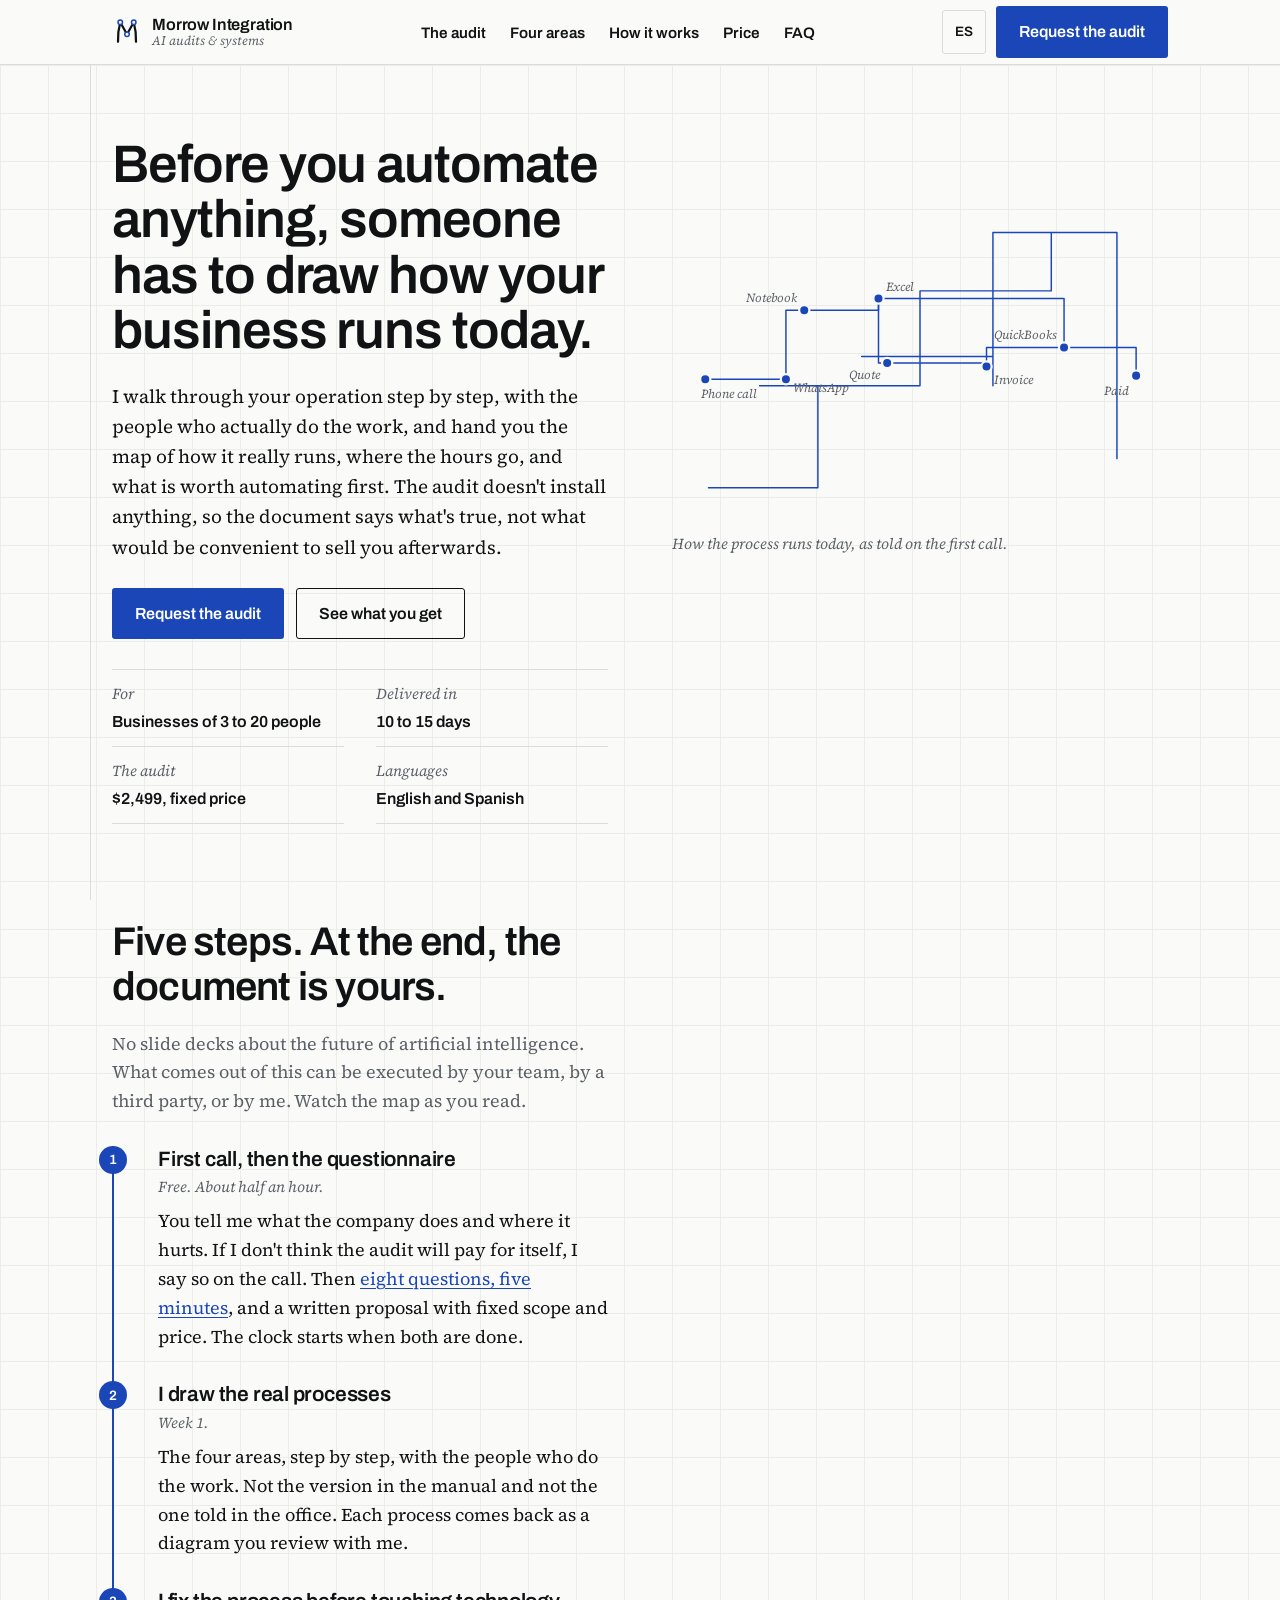
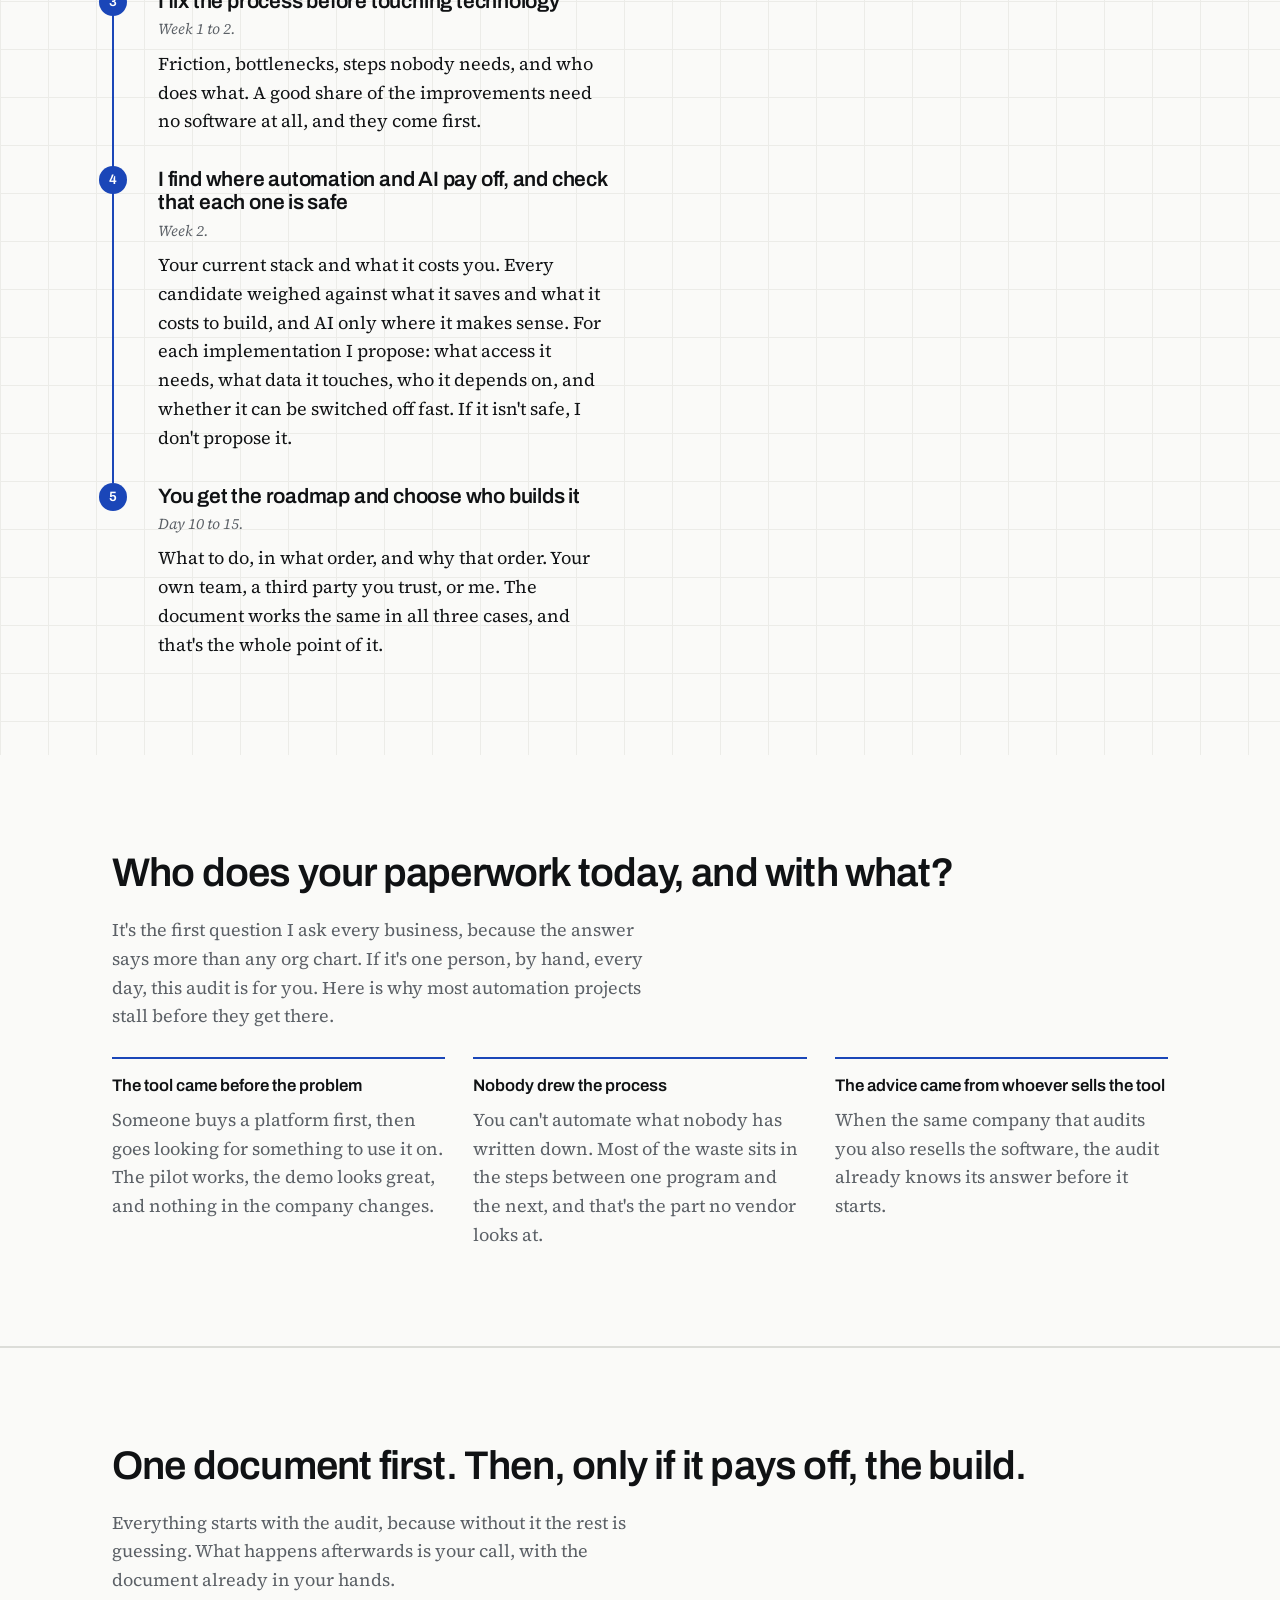
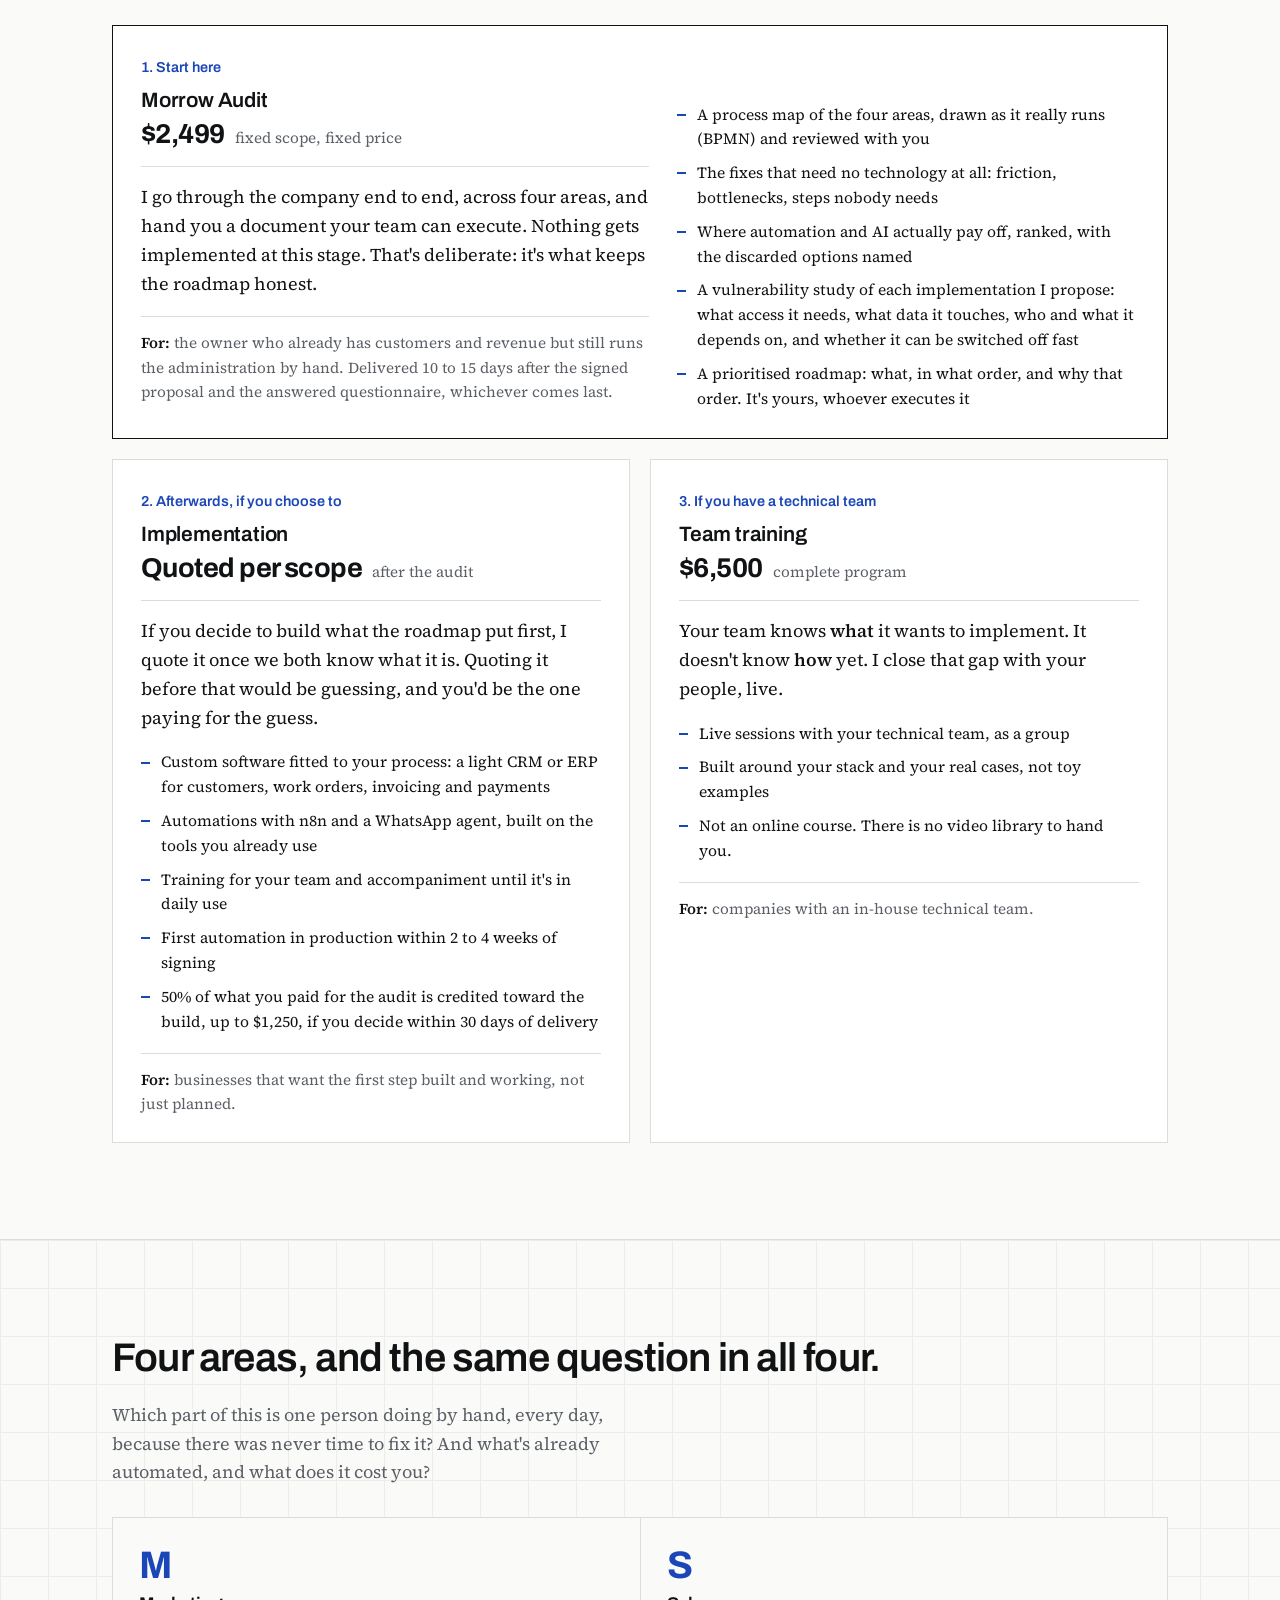
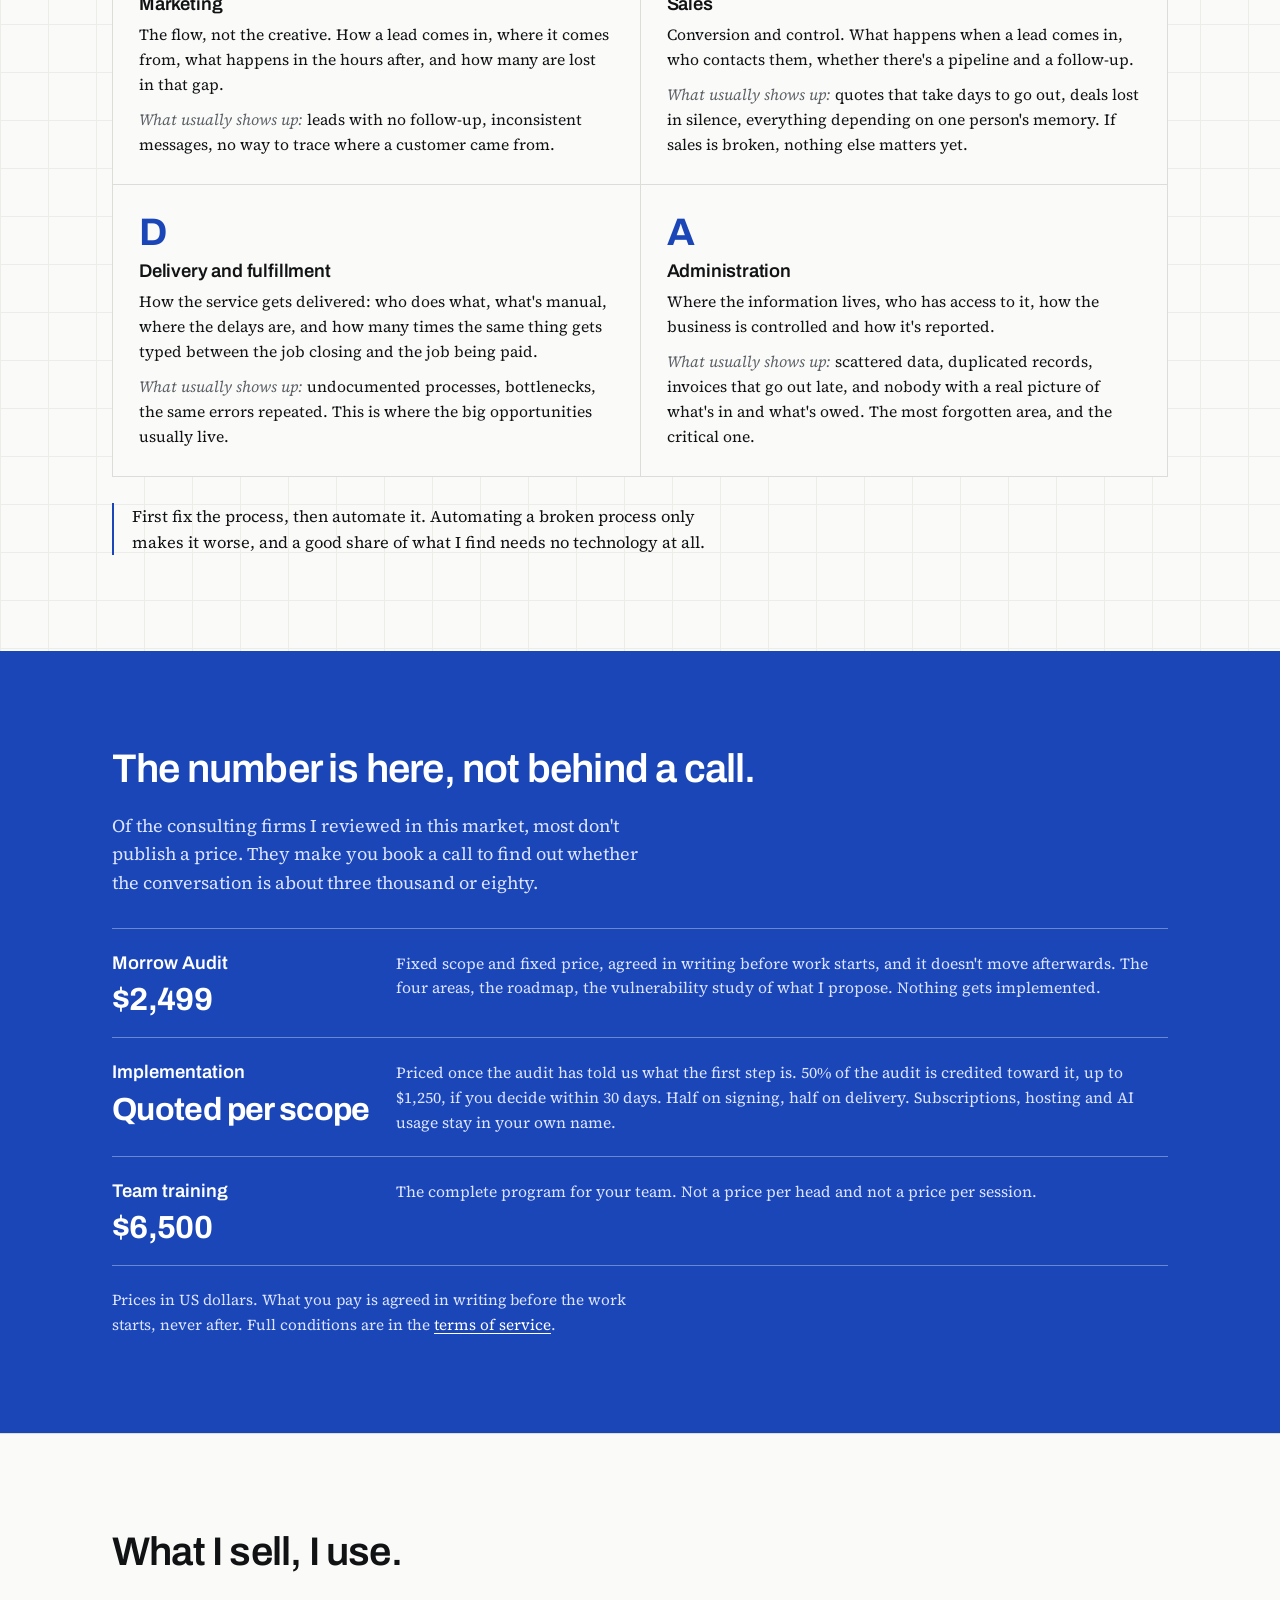
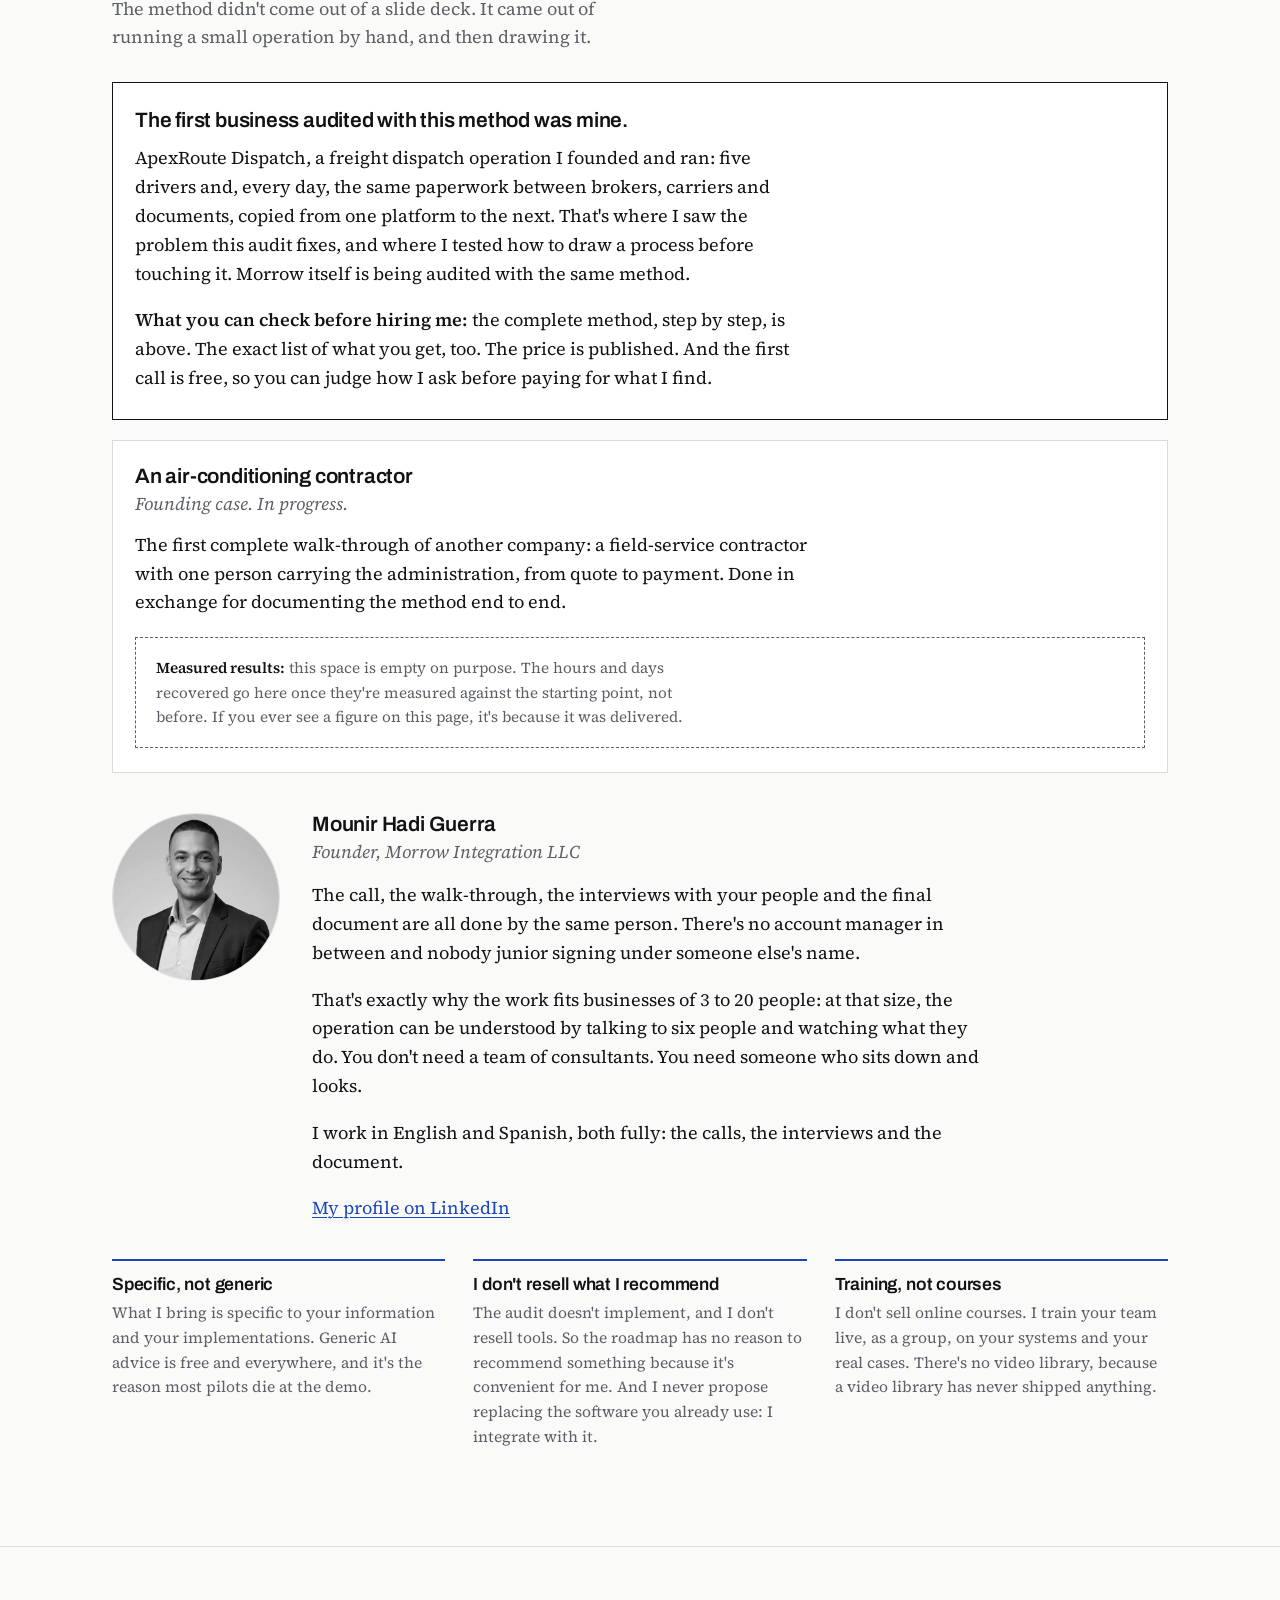
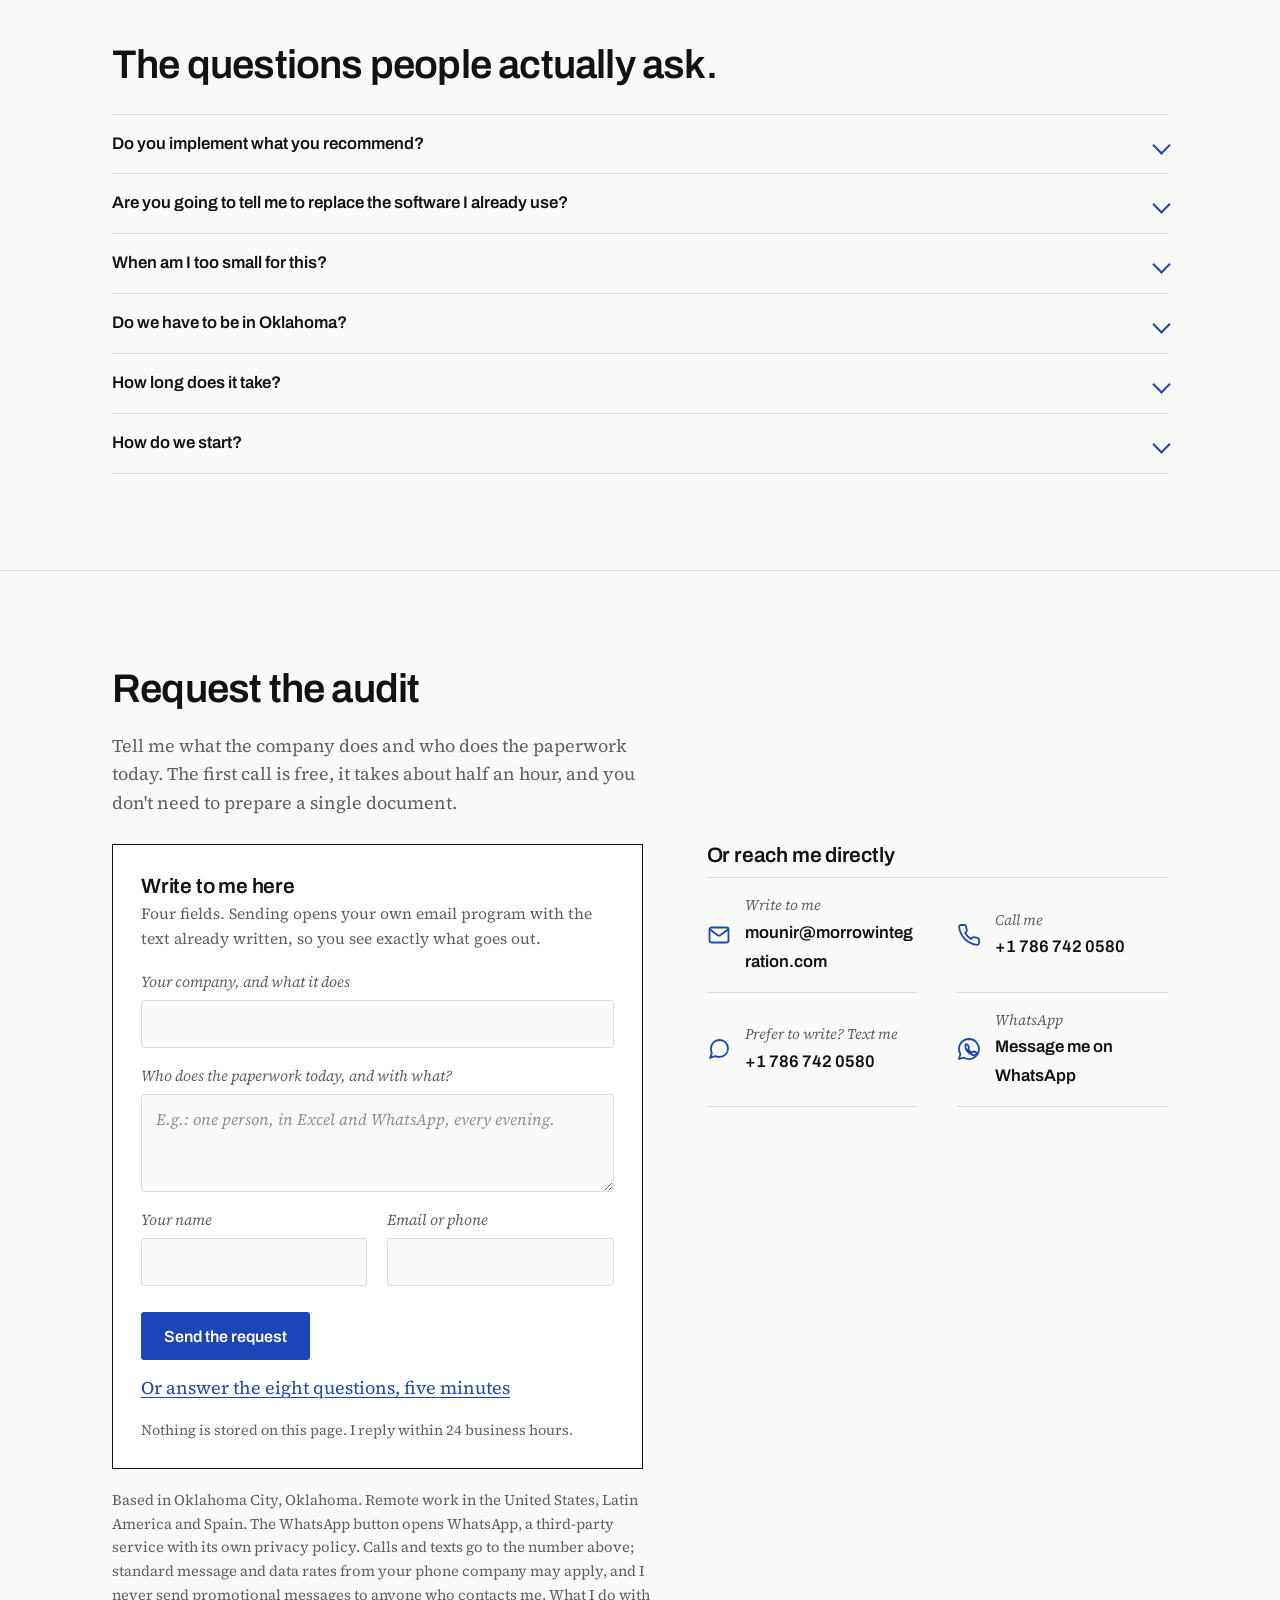
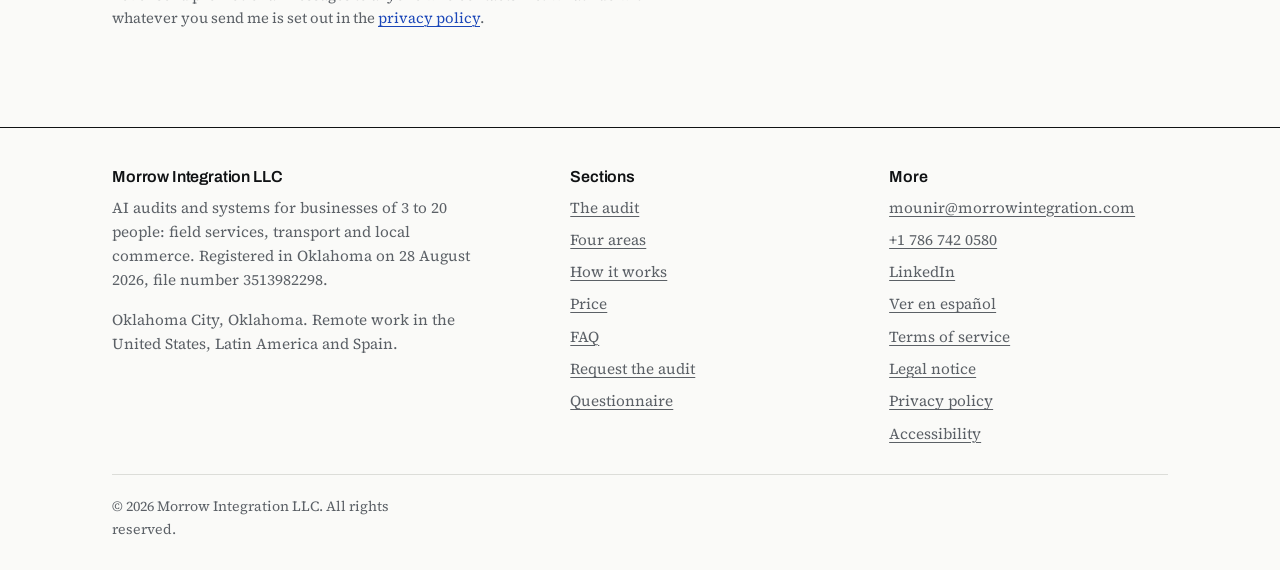
<file: index.html>
<!doctype html>
<html lang="en">
<head>
<meta charset="utf-8">
<meta name="viewport" content="width=device-width, initial-scale=1">
<title>Morrow Integration — AI audits and systems for businesses of 3 to 20 people | Oklahoma City</title>
<meta name="description" content="I map how your business really runs, find where automation and AI pay off, and hand you a roadmap you own. Audit at $2,499, fixed price. Oklahoma City.">
<link rel="alternate" hreflang="en" href="index.html">
<link rel="alternate" hreflang="es" href="es.html">
<link rel="icon" href="favicon.svg" type="image/svg+xml">
<link rel="stylesheet" href="css/estilos.css">
</head>
<body>

<a class="salto-contenido" href="#main">Skip to content</a>

<header class="cabecera">
  <div class="env cabecera__fila">
    <a class="marca" href="index.html">
      <!-- La M de Morrow dibujada como un diagrama de tres nodos: lo que se vende,
           en tinta con los nodos en azul. Propuesta de _perfil, 9-9-2026. -->
      <svg class="marca__icono" viewBox="0 0 40 40" role="img" aria-label="Morrow Integration">
        <g fill="none" stroke="currentColor" stroke-linecap="round" stroke-linejoin="round" stroke-width="3">
          <path d="M8 33C7.6 24 9 14.5 11 7"/>
          <path d="M11 7 20 23 29 7"/>
          <path d="M29 7C31 14.5 32.4 24 32 33"/>
        </g>
        <g fill="#1A46B8">
          <circle cx="11" cy="7" r="3"/><circle cx="20" cy="23" r="3"/><circle cx="29" cy="7" r="3"/>
        </g>
      </svg>
      <span class="marca__texto">Morrow Integration<small>AI audits &amp; systems</small></span>
    </a>

    <nav class="nav" aria-label="Main">
      <ul class="nav__enlaces">
        <li><a href="#audit">The audit</a></li>
        <li><a href="#areas">Four areas</a></li>
        <li><a href="#process">How it works</a></li>
        <li><a href="#pricing">Price</a></li>
        <li><a href="#faq">FAQ</a></li>
      </ul>
    </nav>

    <div class="cabecera__acciones">
      <a class="idioma" href="es.html" hreflang="es" lang="es" title="Ver en español">ES</a>
      <a class="btn btn--primario" href="#contact">Request the audit</a>
      <button class="btn-menu" type="button" aria-expanded="false"
              aria-controls="menu-movil" aria-label="Open menu">
        <svg class="btn-menu__abrir" viewBox="0 0 24 24" fill="none" stroke="currentColor"
             stroke-width="2" stroke-linecap="round" aria-hidden="true">
          <path d="M4 7h16M4 12h16M4 17h16"/>
        </svg>
        <svg class="btn-menu__cerrar" viewBox="0 0 24 24" fill="none" stroke="currentColor"
             stroke-width="2" stroke-linecap="round" aria-hidden="true">
          <path d="M6 6l12 12M18 6L6 18"/>
        </svg>
      </button>
    </div>
  </div>

  <div class="menu-movil" id="menu-movil">
    <ul>
      <li><a href="#audit">The audit</a></li>
      <li><a href="#areas">Four areas</a></li>
      <li><a href="#process">How it works</a></li>
      <li><a href="#pricing">Price</a></li>
      <li><a href="#faq">FAQ</a></li>
    </ul>
    <a class="btn btn--primario btn--ancho" href="#contact">Request the audit</a>
  </div>
</header>

<main id="main">

  <!-- ================== HERO + HOW IT WORKS, with the map fixed at the side ================== -->
  <section class="seccion seccion--cuadricula historia">
    <div class="env historia__grid">

      <div class="portada">
        <h1>Before you automate anything, someone has to draw how your business runs today.</h1>
        <p class="portada__texto">
          I walk through your operation step by step, with the people who actually do the
          work, and hand you the map of how it really runs, where the hours go, and what is
          worth automating first. The audit doesn't install anything, so the document says
          what's true, not what would be convenient to sell you afterwards.
        </p>
        <div class="botonera">
          <a class="btn btn--primario btn--ancho" href="#contact">Request the audit</a>
          <a class="btn btn--fantasma btn--ancho" href="#audit">See what you get</a>
        </div>
        <dl class="ficha">
          <div><dt>For</dt><dd>Businesses of 3 to 20 people</dd></div>
          <div><dt>Delivered in</dt><dd>10 to 15 days</dd></div>
          <div><dt>The audit</dt><dd>$2,499, fixed price</dd></div>
          <div><dt>Languages</dt><dd>English and Spanish</dd></div>
        </dl>
      </div>

      <!-- El mapa: cómo corre hoy el proceso, enredado. Se dibuja solo al cargar y, con
           js/mapa.js, se va ordenando a medida que se leen los cinco pasos. Sin
           JavaScript se queda en esta etapa. -->
      <div class="historia__mapa">
        <svg class="mapa" viewBox="0 0 680 520" role="img" data-mapa data-texto-auto="automated"
             aria-label="A process map that starts tangled and gets put in order as you read the five steps">
          <path class="mapa__trazo" d="M50 470 H200 V470 M200 470 V330 H120 M120 330 H340 V200 M340 200 V290 H260 M260 290 H440 V330 M440 330 V120 H520 M520 120 H610 V430 M520 120 V200 H340"/>
          <g class="mapa__enlaces"></g>
          <g class="mapa__extras"></g>
          <g class="mapa__nodos">
            <g class="nodo" data-id="call" transform="translate(50 470)"><circle r="7"/><text x="-6" y="26" text-anchor="start">Phone call</text></g>
            <g class="nodo" data-id="wa" transform="translate(200 470)"><circle r="7"/><text x="10" y="18" text-anchor="start">WhatsApp</text></g>
            <g class="nodo" data-id="note" transform="translate(120 330)"><circle r="7"/><text x="-10" y="-12" text-anchor="end">Notebook</text></g>
            <g class="nodo" data-id="xls" transform="translate(340 200)"><circle r="7"/><text x="10" y="-10" text-anchor="start">Excel</text></g>
            <g class="nodo" data-id="quote" transform="translate(260 290)"><circle r="7"/><text x="-10" y="22" text-anchor="end">Quote</text></g>
            <g class="nodo" data-id="inv" transform="translate(440 330)"><circle r="7"/><text x="10" y="24" text-anchor="start">Invoice</text></g>
            <g class="nodo" data-id="qb" transform="translate(520 120)"><circle r="7"/><text x="-10" y="-12" text-anchor="end">QuickBooks</text></g>
            <g class="nodo" data-id="paid" transform="translate(610 430)"><circle r="7"/><text x="-10" y="26" text-anchor="end">Paid</text></g>
          </g>
        </svg>
        <p class="mapa__pie" aria-live="polite">How the process runs today, as told on the first call.</p>
      </div>

      <div class="metodo" id="process">
        <h2>Five steps. At the end, the document is yours.</h2>
        <p class="entradilla">
          No slide decks about the future of artificial intelligence. What comes out of this
          can be executed by your team, by a third party, or by me. Watch the map as you read.
        </p>

        <ol class="proceso">
          <li class="fase" data-etapa="1"
              data-pie="What you tell me on the first call: eight steps, three of them typed twice, and nobody sure where the hours go.">
            <h3>First call, then the questionnaire</h3>
            <span class="fase__cuando">Free. About half an hour.</span>
            <p>
              You tell me what the company does and where it hurts. If I don't think the audit
              will pay for itself, I say so on the call. Then <a href="questionnaire.html">eight questions, five minutes</a>,
              and a written proposal with fixed scope and price. The clock starts when both are
              done.
            </p>
          </li>
          <li class="fase" data-etapa="2"
              data-pie="The same process, drawn as it really runs: the notebook copied into Excel and back, and a queue in front of the invoice.">
            <h3>I draw the real processes</h3>
            <span class="fase__cuando">Week 1.</span>
            <p>
              The four areas, step by step, with the people who do the work. Not the version in
              the manual and not the one told in the office. Each process comes back as a
              diagram you review with me.
            </p>
          </li>
          <li class="fase" data-etapa="3"
              data-pie="The notebook and the second Excel are gone. The queue in front of the invoice, cleared. No software yet.">
            <h3>I fix the process before touching technology</h3>
            <span class="fase__cuando">Week 1 to 2.</span>
            <p>
              Friction, bottlenecks, steps nobody needs, and who does what. A good share of the
              improvements need no software at all, and they come first.
            </p>
          </li>
          <li class="fase" data-etapa="4"
              data-pie="Three hand-offs automated: the quote from WhatsApp, the invoice into QuickBooks, the payment reminder. Each one checked: access, data, off switch.">
            <h3>I find where automation and AI pay off, and check that each one is safe</h3>
            <span class="fase__cuando">Week 2.</span>
            <p>
              Your current stack and what it costs you. Every candidate weighed against what it
              saves and what it costs to build, and AI only where it makes sense. For each
              implementation I propose: what access it needs, what data it touches, who it
              depends on, and whether it can be switched off fast. If it isn't safe, I don't
              propose it.
            </p>
          </li>
          <li class="fase" data-etapa="5"
              data-pie="The roadmap: three things, in this order, each with what it saves. Yours, whoever builds it.">
            <h3>You get the roadmap and choose who builds it</h3>
            <span class="fase__cuando">Day 10 to 15.</span>
            <p>
              What to do, in what order, and why that order. Your own team, a third party you
              trust, or me. The document works the same in all three cases, and that's the
              whole point of it.
            </p>
          </li>
        </ol>
      </div>

    </div>
  </section>

  <!-- ================== THE QUESTION ================== -->
  <section class="seccion pregunta" id="problem">
    <div class="env">
      <h2>Who does your paperwork today, and with what?</h2>
      <p class="entradilla">
        It's the first question I ask every business, because the answer says more than any
        org chart. If it's one person, by hand, every day, this audit is for you. Here is
        why most automation projects stall before they get there.
      </p>
      <ul class="pregunta__lista">
        <li>
          <strong>The tool came before the problem</strong>
          Someone buys a platform first, then goes looking for something to use it on. The
          pilot works, the demo looks great, and nothing in the company changes.
        </li>
        <li>
          <strong>Nobody drew the process</strong>
          You can't automate what nobody has written down. Most of the waste sits in the
          steps between one program and the next, and that's the part no vendor looks at.
        </li>
        <li>
          <strong>The advice came from whoever sells the tool</strong>
          When the same company that audits you also resells the software, the audit
          already knows its answer before it starts.
        </li>
      </ul>
    </div>
  </section>

  <!-- ================== THE OFFER ================== -->
  <section class="seccion" id="audit">
    <div class="env">
      <h2>One document first. Then, only if it pays off, the build.</h2>
      <p class="entradilla">
        Everything starts with the audit, because without it the rest is guessing. What
        happens afterwards is your call, with the document already in your hands.
      </p>

      <div class="oferta">

        <article class="pieza pieza--principal">
          <span class="pieza__num">1. Start here</span>
          <div class="pieza__cols">
            <div>
              <h3>Morrow Audit</h3>
              <p class="pieza__precio"><b>$2,499</b> fixed scope, fixed price</p>
              <p>
                I go through the company end to end, across four areas, and hand you a
                document your team can execute. Nothing gets implemented at this stage.
                That's deliberate: it's what keeps the roadmap honest.
              </p>
              <p class="pieza__para">
                <strong>For:</strong> the owner who already has customers and revenue but
                still runs the administration by hand. Delivered 10 to 15 days after the
                signed proposal and the answered questionnaire, whichever comes last.
              </p>
            </div>
            <ul class="pieza__lista">
              <li>A process map of the four areas, drawn as it really runs (BPMN) and reviewed with you</li>
              <li>The fixes that need no technology at all: friction, bottlenecks, steps nobody needs</li>
              <li>Where automation and AI actually pay off, ranked, with the discarded options named</li>
              <li>A vulnerability study of each implementation I propose: what access it needs, what data it touches, who and what it depends on, and whether it can be switched off fast</li>
              <li>A prioritised roadmap: what, in what order, and why that order. It's yours, whoever executes it</li>
            </ul>
          </div>
        </article>

        <article class="pieza">
          <span class="pieza__num">2. Afterwards, if you choose to</span>
          <h3>Implementation</h3>
          <p class="pieza__precio"><b>Quoted per scope</b> after the audit</p>
          <p>
            If you decide to build what the roadmap put first, I quote it once we both know
            what it is. Quoting it before that would be guessing, and you'd be the one paying
            for the guess.
          </p>
          <ul class="pieza__lista">
            <li>Custom software fitted to your process: a light CRM or ERP for customers, work orders, invoicing and payments</li>
            <li>Automations with n8n and a WhatsApp agent, built on the tools you already use</li>
            <li>Training for your team and accompaniment until it's in daily use</li>
            <li>First automation in production within 2 to 4 weeks of signing</li>
            <li>50% of what you paid for the audit is credited toward the build, up to $1,250, if you decide within 30 days of delivery</li>
          </ul>
          <p class="pieza__para">
            <strong>For:</strong> businesses that want the first step built and working, not
            just planned.
          </p>
        </article>

        <article class="pieza">
          <span class="pieza__num">3. If you have a technical team</span>
          <h3>Team training</h3>
          <p class="pieza__precio"><b>$6,500</b> complete program</p>
          <p>
            Your team knows <strong>what</strong> it wants to implement. It doesn't know
            <strong>how</strong> yet. I close that gap with your people, live.
          </p>
          <ul class="pieza__lista">
            <li>Live sessions with your technical team, as a group</li>
            <li>Built around your stack and your real cases, not toy examples</li>
            <li>Not an online course. There is no video library to hand you.</li>
          </ul>
          <p class="pieza__para">
            <strong>For:</strong> companies with an in-house technical team.
          </p>
        </article>

      </div>
    </div>
  </section>

  <!-- ================== FOUR AREAS ================== -->
  <section class="seccion seccion--cuadricula" id="areas">
    <div class="env">
      <h2>Four areas, and the same question in all four.</h2>
      <p class="entradilla">
        Which part of this is one person doing by hand, every day, because there was never
        time to fix it? And what's already automated, and what does it cost you?
      </p>

      <div class="areas">
        <div class="area">
          <span class="area__letra" aria-hidden="true">M</span>
          <h3>Marketing</h3>
          <p>The flow, not the creative. How a lead comes in, where it comes from, what happens in the hours after, and how many are lost in that gap.</p>
          <p><em>What usually shows up:</em> leads with no follow-up, inconsistent messages, no way to trace where a customer came from.</p>
        </div>
        <div class="area">
          <span class="area__letra" aria-hidden="true">S</span>
          <h3>Sales</h3>
          <p>Conversion and control. What happens when a lead comes in, who contacts them, whether there's a pipeline and a follow-up.</p>
          <p><em>What usually shows up:</em> quotes that take days to go out, deals lost in silence, everything depending on one person's memory. If sales is broken, nothing else matters yet.</p>
        </div>
        <div class="area">
          <span class="area__letra" aria-hidden="true">D</span>
          <h3>Delivery and fulfillment</h3>
          <p>How the service gets delivered: who does what, what's manual, where the delays are, and how many times the same thing gets typed between the job closing and the job being paid.</p>
          <p><em>What usually shows up:</em> undocumented processes, bottlenecks, the same errors repeated. This is where the big opportunities usually live.</p>
        </div>
        <div class="area">
          <span class="area__letra" aria-hidden="true">A</span>
          <h3>Administration</h3>
          <p>Where the information lives, who has access to it, how the business is controlled and how it's reported.</p>
          <p><em>What usually shows up:</em> scattered data, duplicated records, invoices that go out late, and nobody with a real picture of what's in and what's owed. The most forgotten area, and the critical one.</p>
        </div>
      </div>

      <p class="nota-metodo">
        First fix the process, then automate it. Automating a broken process only makes it
        worse, and a good share of what I find needs no technology at all.
      </p>
    </div>
  </section>

  <!-- ================== PRICE ================== -->
  <section class="seccion precio" id="pricing">
    <div class="env">
      <h2>The number is here, not behind a call.</h2>
      <p class="entradilla">
        Of the consulting firms I reviewed in this market, most don't publish a price. They
        make you book a call to find out whether the conversation is about three thousand or
        eighty.
      </p>

      <dl class="precio__lista">
        <div class="precio__fila">
          <dt>Morrow Audit<span class="precio__cifra">$2,499</span></dt>
          <dd>
            Fixed scope and fixed price, agreed in writing before work starts, and it doesn't
            move afterwards. The four areas, the roadmap, the vulnerability study of what I
            propose. Nothing gets implemented.
          </dd>
        </div>
        <div class="precio__fila">
          <dt>Implementation<span class="precio__cifra">Quoted per scope</span></dt>
          <dd>
            Priced once the audit has told us what the first step is. 50% of the audit is
            credited toward it, up to $1,250, if you decide within 30 days. Half on signing,
            half on delivery. Subscriptions, hosting and AI usage stay in your own name.
          </dd>
        </div>
        <div class="precio__fila">
          <dt>Team training<span class="precio__cifra">$6,500</span></dt>
          <dd>
            The complete program for your team. Not a price per head and not a price per
            session.
          </dd>
        </div>
      </dl>
      <p class="precio__nota">
        Prices in US dollars. What you pay is agreed in writing before the work starts, never
        after. Full conditions are in the <a href="terms.html">terms of service</a>.
      </p>
    </div>
  </section>

  <!-- ================== WHO ================== -->
  <section class="seccion" id="about">
    <div class="env">
      <h2>What I sell, I use.</h2>
      <p class="entradilla">
        The method didn't come out of a slide deck. It came out of running a small operation
        by hand, and then drawing it.
      </p>

      <div class="franqueza">
        <h3>The first business audited with this method was mine.</h3>
        <p>
          ApexRoute Dispatch, a freight dispatch operation I founded and ran: five drivers and,
          every day, the same paperwork between brokers, carriers and documents, copied from one
          platform to the next. That's where I saw the problem this audit fixes, and where I
          tested how to draw a process before touching it. Morrow itself is being audited with
          the same method.
        </p>
        <p>
          <strong>What you can check before hiring me:</strong> the complete method, step by
          step, is above. The exact list of what you get, too. The price is published. And the
          first call is free, so you can judge how I ask before paying for what I find.
        </p>
      </div>

      <div class="caso">
        <h3>An air-conditioning contractor</h3>
        <p class="caso__estado">Founding case. In progress.</p>
        <p>
          The first complete walk-through of another company: a field-service contractor with
          one person carrying the administration, from quote to payment. Done in exchange for
          documenting the method end to end.
        </p>
        <div class="hueco">
          <p>
            <strong>Measured results:</strong> this space is empty on purpose. The hours and
            days recovered go here once they're measured against the starting point, not
            before. If you ever see a figure on this page, it's because it was delivered.
          </p>
        </div>
      </div>

      <div class="perfil">
        <img class="perfil__foto" src="imagenes/perfil.jpg" width="168" height="168"
             alt="Mounir Hadi Guerra, founder of Morrow Integration">
        <div class="perfil__texto">
          <h3 class="perfil__nombre">Mounir Hadi Guerra</h3>
          <p class="perfil__cargo">Founder, Morrow Integration LLC</p>
          <p>
            The call, the walk-through, the interviews with your people and the final document
            are all done by the same person. There's no account manager in between and nobody
            junior signing under someone else's name.
          </p>
          <p>
            That's exactly why the work fits businesses of 3 to 20 people: at that size, the
            operation can be understood by talking to six people and watching what they do.
            You don't need a team of consultants. You need someone who sits down and looks.
          </p>
          <p>I work in English and Spanish, both fully: the calls, the interviews and the document.</p>
          <p class="perfil__enlace"><a href="https://www.linkedin.com/in/mounir-hadi" rel="noopener">My profile on LinkedIn</a></p>
        </div>
      </div>

      <ul class="pilares">
        <li class="pilar">
          <h3>Specific, not generic</h3>
          <p>
            What I bring is specific to your information and your implementations. Generic
            AI advice is free and everywhere, and it's the reason most pilots die at the demo.
          </p>
        </li>
        <li class="pilar">
          <h3>I don't resell what I recommend</h3>
          <p>
            The audit doesn't implement, and I don't resell tools. So the roadmap has no
            reason to recommend something because it's convenient for me. And I never propose
            replacing the software you already use: I integrate with it.
          </p>
        </li>
        <li class="pilar">
          <h3>Training, not courses</h3>
          <p>
            I don't sell online courses. I train your team live, as a group, on your systems
            and your real cases. There's no video library, because a video library has never
            shipped anything.
          </p>
        </li>
      </ul>
    </div>
  </section>

  <!-- ================== FAQ ================== -->
  <section class="seccion" id="faq">
    <div class="env">
      <h2>The questions people actually ask.</h2>

      <div class="faq">
        <details>
          <summary>Do you implement what you recommend?</summary>
          <p>
            Not inside the audit, and that's the point. If afterwards you want me to build
            the first step, that's the implementation, quoted separately, and you decide
            with the document already in hand. You're equally free to take it to your own
            team or to another firm: it's written to work in all three cases.
          </p>
        </details>
        <details>
          <summary>Are you going to tell me to replace the software I already use?</summary>
          <p>
            No. The plan is built on top of what you have. If a tool genuinely can't do what
            you need, I say so with the reason in writing, but the default is always to
            integrate, never to replace.
          </p>
        </details>
        <details>
          <summary>When am I too small for this?</summary>
          <p>
            The work is built for businesses of 3 to 20 people. Below that, there's usually
            no hand-off between areas to map, and the audit would cost more than the problem
            it finds. I tell you on the first call, not after the invoice.
          </p>
        </details>
        <details>
          <summary>Do we have to be in Oklahoma?</summary>
          <p>
            Oklahoma City is where I'm based, and the walk-through works best when I can come
            in person. But the work is done remotely just as well, in the United States,
            Latin America and Spain.
          </p>
        </details>
        <details>
          <summary>How long does it take?</summary>
          <p>
            Ten to fifteen days from the moment the proposal is signed and the questionnaire
            is answered. If for any reason it's going to take longer, you know before we
            start, not halfway through.
          </p>
        </details>
        <details>
          <summary>How do we start?</summary>
          <p>
            Write to me or call, and tell me what the company does and who does the paperwork
            today. The first call is free and nothing needs preparing. If you would rather write first, the <a href="questionnaire.html">questionnaire</a> is eight questions and five minutes.
          </p>
        </details>
      </div>
    </div>
  </section>

  <!-- ================== CONTACT ================== -->
  <section class="seccion contacto" id="contact">
    <div class="env">
      <h2>Request the audit</h2>
      <p class="entradilla">
        Tell me what the company does and who does the paperwork today. The first call is
        free, it takes about half an hour, and you don't need to prepare a single document.
      </p>

      <div class="contacto__grid">
        <!-- Formulario sin servidor: al enviar se abre el correo del visitante con el
             texto escrito (js/formulario.js). Sin JavaScript manda igual por mailto:. -->
        <form class="formulario" action="mailto:mounir@morrowintegration.com" method="post" enctype="text/plain"
              data-mailto="mounir@morrowintegration.com" data-asunto="Audit request" data-asunto-campo="empresa"
              data-titulo="AUDIT REQUEST — MORROW INTEGRATION">
          <h3>Write to me here</h3>
          <p class="formulario__intro">
            Four fields. Sending opens your own email program with the text already written,
            so you see exactly what goes out.
          </p>
          <label class="campo">
            <span class="campo__etiqueta">Your company, and what it does</span>
            <input type="text" name="empresa" required autocomplete="organization">
          </label>
          <label class="campo">
            <span class="campo__etiqueta">Who does the paperwork today, and with what?</span>
            <textarea name="papeleo" rows="3" placeholder="E.g.: one person, in Excel and WhatsApp, every evening."></textarea>
          </label>
          <div class="campos-dos">
            <label class="campo">
              <span class="campo__etiqueta">Your name</span>
              <input type="text" name="nombre" required autocomplete="name">
            </label>
            <label class="campo">
              <span class="campo__etiqueta">Email or phone</span>
              <input type="text" name="contacto" required>
            </label>
          </div>
          <div class="formulario__acciones">
            <button class="btn btn--primario" type="submit">Send the request</button>
            <a href="questionnaire.html">Or answer the eight questions, five minutes</a>
          </div>
          <p class="formulario__nota">Nothing is stored on this page. I reply within 24 business hours.</p>
        </form>

        <div>
          <h3>Or reach me directly</h3>
      <div class="canales">
        <a class="canal" href="mailto:mounir@morrowintegration.com">
          <span class="canal__icono" aria-hidden="true">
            <svg viewBox="0 0 24 24" fill="none" stroke-width="1.8" stroke-linecap="round" stroke-linejoin="round">
              <rect x="2.5" y="4.5" width="19" height="15" rx="2"/>
              <path d="M3 6.5l8.1 5.9a1.6 1.6 0 0 0 1.8 0L21 6.5"/>
            </svg>
          </span>
          <span class="canal__texto">
            <small>Write to me</small>
            <span>mounir@morrowintegration.com</span>
          </span>
        </a>

        <a class="canal" href="tel:+17867420580">
          <span class="canal__icono" aria-hidden="true">
            <svg viewBox="0 0 24 24" fill="none" stroke-width="1.8" stroke-linecap="round" stroke-linejoin="round">
              <path d="M22 16.9v3a2 2 0 0 1-2.2 2 19.8 19.8 0 0 1-8.6-3.1 19.5 19.5 0 0 1-6-6A19.8 19.8 0 0 1 2.1 4.2 2 2 0 0 1 4.1 2h3a2 2 0 0 1 2 1.7c.1 1 .4 1.9.7 2.8a2 2 0 0 1-.4 2.1L8.1 9.9a16 16 0 0 0 6 6l1.3-1.3a2 2 0 0 1 2.1-.4c.9.3 1.8.6 2.8.7a2 2 0 0 1 1.7 2z"/>
            </svg>
          </span>
          <span class="canal__texto">
            <small>Call me</small>
            <span>+1 786 742 0580</span>
          </span>
        </a>

        <a class="canal" href="sms:+17867420580">
          <span class="canal__icono" aria-hidden="true">
            <svg viewBox="0 0 24 24" fill="none" stroke-width="1.8" stroke-linecap="round" stroke-linejoin="round">
              <path d="M21 11.5a8.4 8.4 0 0 1-9 8.4 9.8 9.8 0 0 1-3.9-.8L3 21l1.9-4.6A8.3 8.3 0 0 1 4 11.5 8.4 8.4 0 0 1 12.5 3 8.4 8.4 0 0 1 21 11.5z"/>
            </svg>
          </span>
          <span class="canal__texto">
            <small>Prefer to write? Text me</small>
            <span>+1 786 742 0580</span>
          </span>
        </a>

        <a class="canal" href="https://wa.me/17867420580" rel="noopener">
          <span class="canal__icono" aria-hidden="true">
            <svg viewBox="0 0 24 24" fill="none" stroke-width="1.8" stroke-linecap="round" stroke-linejoin="round">
              <path d="M12 2a10 10 0 0 0-8.6 15.1L2 22l5-1.3A10 10 0 1 0 12 2z"/>
              <path d="M8.5 8.2c.3-.7.6-.7.9-.7h.7c.2 0 .5 0 .8.6l1 2.3c.1.3.1.5 0 .7l-.5.7c-.2.2-.3.4-.1.7a7.6 7.6 0 0 0 3.5 3c.4.2.6.1.8-.1l.7-.8c.2-.3.4-.3.7-.2l2.2 1c.3.2.4.4.4.6a2.4 2.4 0 0 1-1.7 2.2 4.6 4.6 0 0 1-3-.5 12.6 12.6 0 0 1-6.3-6.6 4.4 4.4 0 0 1 .2-3.6z"/>
            </svg>
          </span>
          <span class="canal__texto">
            <small>WhatsApp</small>
            <span>Message me on WhatsApp</span>
          </span>
        </a>
      </div>
        </div>
      </div>

      <p class="contacto__nota">
        Based in Oklahoma City, Oklahoma. Remote work in the United States, Latin America and
        Spain. The WhatsApp button opens WhatsApp, a third-party service with its own privacy
        policy. Calls and texts go to the number above; standard message and data rates from your phone company may
        apply, and I never send promotional messages to anyone who contacts me. What I do
        with whatever you send me is set out in the <a href="privacy.html">privacy policy</a>.
      </p>
    </div>
  </section>

</main>

<footer class="pie">
  <div class="env">
    <div class="pie__grid">
      <div>
        <h3>Morrow Integration LLC</h3>
        <p>
          AI audits and systems for businesses of 3 to 20 people: field services, transport
          and local commerce. Registered in Oklahoma on 28 August 2026, file number 3513982298.
        </p>
        <p>Oklahoma City, Oklahoma. Remote work in the United States, Latin America and Spain.</p>
      </div>
      <div>
        <h3>Sections</h3>
        <ul>
          <li><a href="#audit">The audit</a></li>
          <li><a href="#areas">Four areas</a></li>
          <li><a href="#process">How it works</a></li>
          <li><a href="#pricing">Price</a></li>
          <li><a href="#faq">FAQ</a></li>
          <li><a href="#contact">Request the audit</a></li>
          <li><a href="questionnaire.html">Questionnaire</a></li>
        </ul>
      </div>
      <div>
        <h3>More</h3>
        <ul>
          <li><a href="mailto:mounir@morrowintegration.com">mounir@morrowintegration.com</a></li>
          <li><a href="tel:+17867420580">+1 786 742 0580</a></li>
          <li><a href="https://www.linkedin.com/in/mounir-hadi" rel="noopener">LinkedIn</a></li>
          <li><a href="es.html" hreflang="es" lang="es">Ver en español</a></li>
          <li><a href="terms.html">Terms of service</a></li>
          <li><a href="legal.html">Legal notice</a></li>
          <li><a href="privacy.html">Privacy policy</a></li>
          <li><a href="accessibility.html">Accessibility</a></li>
        </ul>
      </div>
    </div>

    <div class="pie__legal">
      <p>&copy; 2026 Morrow Integration LLC. All rights reserved.</p>
    </div>
  </div>
</footer>

<script src="js/main.js"></script>
<script src="js/mapa.js"></script>
<script src="js/formulario.js"></script>
</body>
</html>
</file>
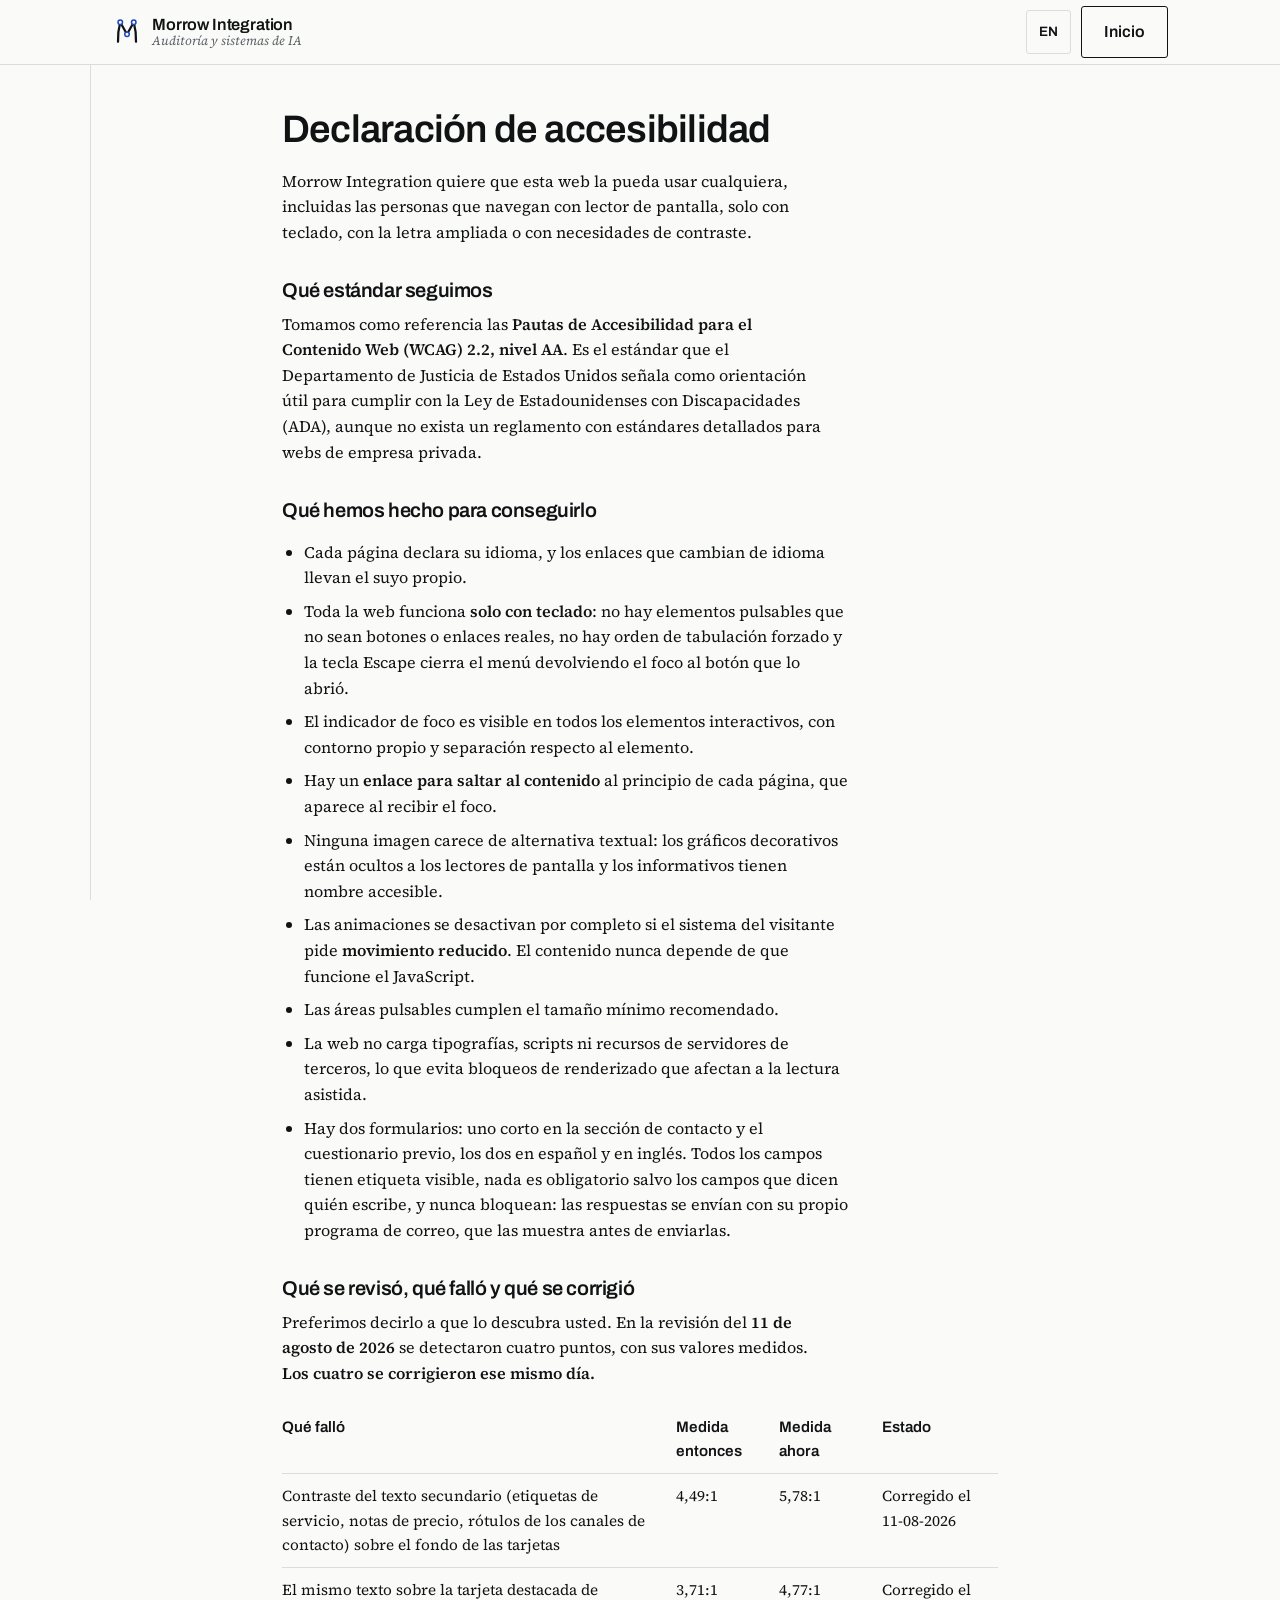
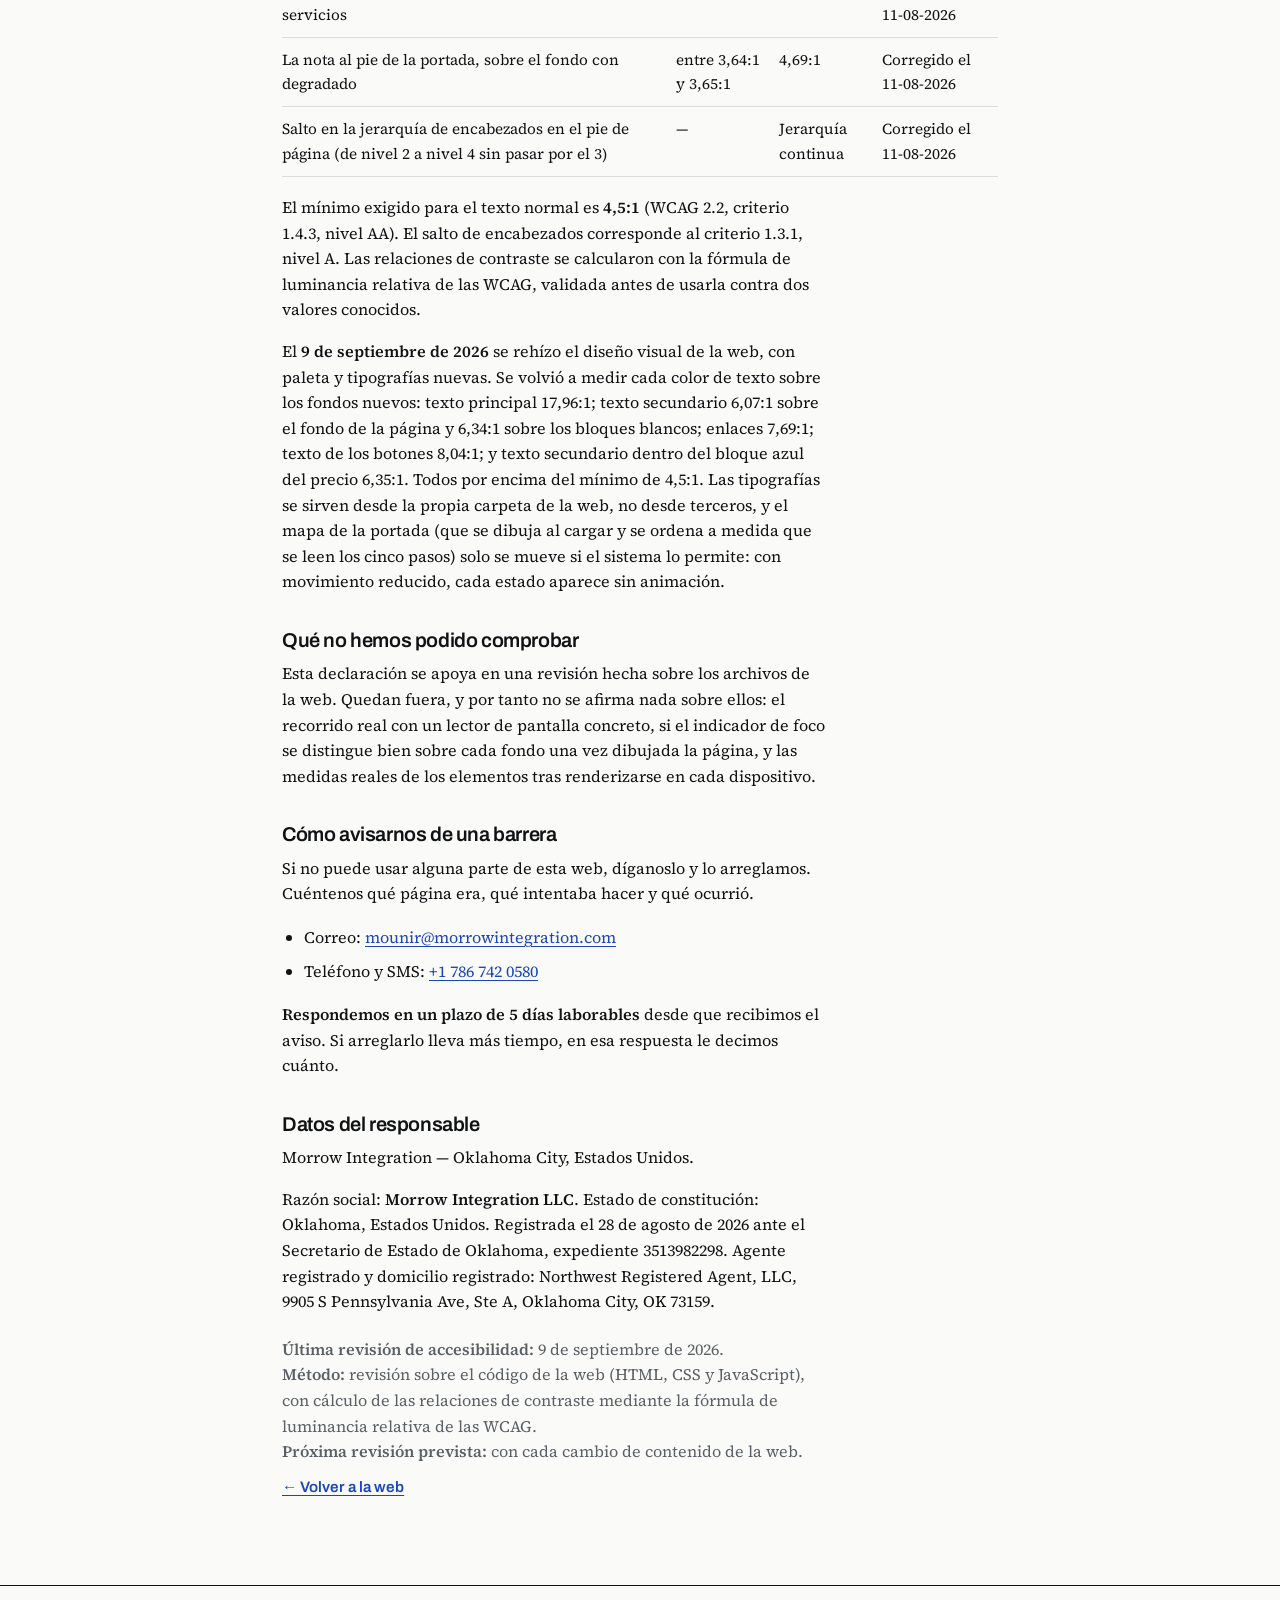
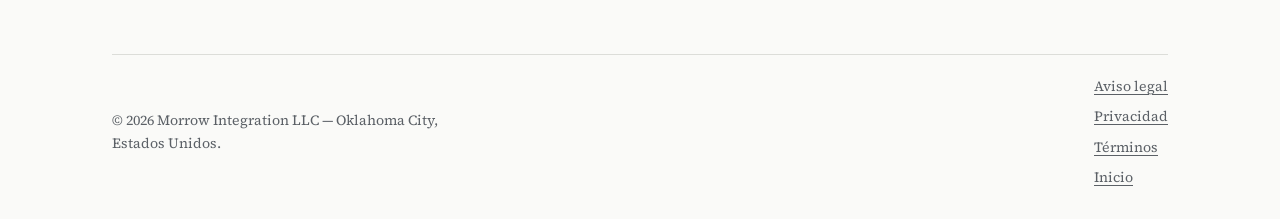
<file: accesibilidad.html>
<!doctype html>
<html lang="es">
<head>
<meta charset="utf-8">
<meta name="viewport" content="width=device-width, initial-scale=1">
<title>Declaración de accesibilidad — Morrow Integration | Oklahoma City</title>
<meta name="description" content="Declaración de accesibilidad de la web de Morrow Integration: qué estándar se sigue, qué se ha comprobado, qué se corrigió y cómo avisar de una barrera.">
<link rel="alternate" hreflang="en" href="accessibility.html">
<link rel="alternate" hreflang="es" href="accesibilidad.html">
<link rel="icon" href="favicon.svg" type="image/svg+xml">
<link rel="stylesheet" href="css/estilos.css">
</head>
<body>

<a class="salto-contenido" href="#main">Saltar al contenido</a>

<header class="cabecera">
  <div class="env cabecera__fila">
    <a class="marca" href="es.html">
      <svg class="marca__icono" viewBox="0 0 40 40" role="img" aria-label="Morrow Integration">
        <g fill="none" stroke="currentColor" stroke-linecap="round" stroke-linejoin="round" stroke-width="3">
          <path d="M8 33C7.6 24 9 14.5 11 7"/>
          <path d="M11 7 20 23 29 7"/>
          <path d="M29 7C31 14.5 32.4 24 32 33"/>
        </g>
        <g fill="#1A46B8">
          <circle cx="11" cy="7" r="3"/><circle cx="20" cy="23" r="3"/><circle cx="29" cy="7" r="3"/>
        </g>
      </svg>      <span class="marca__texto">Morrow Integration<small>Auditoría y sistemas de IA</small></span>
    </a>
    <div class="cabecera__acciones">
      <a class="idioma" href="accessibility.html" hreflang="en" lang="en" title="Read in English">EN</a>
      <a class="btn btn--fantasma" href="es.html">Inicio</a>
    </div>
  </div>
</header>

<main class="doc" id="main">
  <div class="env">

    <h1>Declaración de accesibilidad</h1>

    <p>
      Morrow Integration quiere que esta web la pueda usar cualquiera, incluidas las
      personas que navegan con lector de pantalla, solo con teclado, con la letra ampliada
      o con necesidades de contraste.
    </p>

    <h2>Qué estándar seguimos</h2>
    <p>
      Tomamos como referencia las <strong>Pautas de Accesibilidad para el Contenido Web
      (WCAG) 2.2, nivel AA</strong>. Es el estándar que el Departamento de Justicia de
      Estados Unidos señala como orientación útil para cumplir con la Ley de
      Estadounidenses con Discapacidades (ADA), aunque no exista un reglamento con
      estándares detallados para webs de empresa privada.
    </p>

    <h2>Qué hemos hecho para conseguirlo</h2>
    <ul>
      <li>Cada página declara su idioma, y los enlaces que cambian de idioma llevan el suyo
          propio.</li>
      <li>Toda la web funciona <strong>solo con teclado</strong>: no hay elementos pulsables
          que no sean botones o enlaces reales, no hay orden de tabulación forzado y la
          tecla Escape cierra el menú devolviendo el foco al botón que lo abrió.</li>
      <li>El indicador de foco es visible en todos los elementos interactivos, con contorno
          propio y separación respecto al elemento.</li>
      <li>Hay un <strong>enlace para saltar al contenido</strong> al principio de cada
          página, que aparece al recibir el foco.</li>
      <li>Ninguna imagen carece de alternativa textual: los gráficos decorativos están
          ocultos a los lectores de pantalla y los informativos tienen nombre accesible.</li>
      <li>Las animaciones se desactivan por completo si el sistema del visitante pide
          <strong>movimiento reducido</strong>. El contenido nunca depende de que funcione
          el JavaScript.</li>
      <li>Las áreas pulsables cumplen el tamaño mínimo recomendado.</li>
      <li>La web no carga tipografías, scripts ni recursos de servidores de terceros, lo que
          evita bloqueos de renderizado que afectan a la lectura asistida.</li>
      <li>Hay dos formularios: uno corto en la sección de contacto y el cuestionario previo, los
          dos en español y en inglés. Todos los campos tienen etiqueta visible, nada es
          obligatorio salvo los campos que dicen quién escribe, y nunca bloquean: las respuestas
          se envían con su propio programa de correo, que las muestra antes de enviarlas.</li>
    </ul>

    <h2>Qué se revisó, qué falló y qué se corrigió</h2>
    <p>
      Preferimos decirlo a que lo descubra usted. En la revisión del
      <strong>11 de agosto de 2026</strong> se detectaron cuatro puntos, con sus valores
      medidos. <strong>Los cuatro se corrigieron ese mismo día.</strong>
    </p>
    <div class="tabla-doc">
      <table>
        <thead>
          <tr>
            <th>Qué falló</th>
            <th>Medida entonces</th>
            <th>Medida ahora</th>
            <th>Estado</th>
          </tr>
        </thead>
        <tbody>
          <tr>
            <td>Contraste del texto secundario (etiquetas de servicio, notas de precio,
                rótulos de los canales de contacto) sobre el fondo de las tarjetas</td>
            <td>4,49:1</td>
            <td>5,78:1</td>
            <td>Corregido el 11-08-2026</td>
          </tr>
          <tr>
            <td>El mismo texto sobre la tarjeta destacada de servicios</td>
            <td>3,71:1</td>
            <td>4,77:1</td>
            <td>Corregido el 11-08-2026</td>
          </tr>
          <tr>
            <td>La nota al pie de la portada, sobre el fondo con degradado</td>
            <td>entre 3,64:1 y 3,65:1</td>
            <td>4,69:1</td>
            <td>Corregido el 11-08-2026</td>
          </tr>
          <tr>
            <td>Salto en la jerarquía de encabezados en el pie de página (de nivel 2 a
                nivel 4 sin pasar por el 3)</td>
            <td>—</td>
            <td>Jerarquía continua</td>
            <td>Corregido el 11-08-2026</td>
          </tr>
        </tbody>
      </table>
    </div>
    <p>
      El mínimo exigido para el texto normal es <strong>4,5:1</strong> (WCAG 2.2, criterio
      1.4.3, nivel AA). El salto de encabezados corresponde al criterio 1.3.1, nivel A. Las
      relaciones de contraste se calcularon con la fórmula de luminancia relativa de las
      WCAG, validada antes de usarla contra dos valores conocidos.
    </p>
    <p>
      El <strong>9 de septiembre de 2026</strong> se rehízo el diseño visual de la web, con
      paleta y tipografías nuevas. Se volvió a medir cada color de texto sobre los fondos
      nuevos: texto principal 17,96:1; texto secundario
      6,07:1 sobre el fondo de la página y 6,34:1 sobre los
      bloques blancos; enlaces 7,69:1; texto de los botones 8,04:1; y
      texto secundario dentro del bloque azul del precio 6,35:1. Todos por encima
      del mínimo de 4,5:1. Las tipografías se sirven desde la propia carpeta de la web, no
      desde terceros, y el mapa de la portada (que se dibuja al cargar y se ordena a medida que se leen los cinco pasos) solo se mueve si el sistema lo permite: con movimiento reducido, cada estado aparece sin animación.
    </p>

    <h2>Qué no hemos podido comprobar</h2>
    <p>
      Esta declaración se apoya en una revisión hecha sobre los archivos de la web. Quedan
      fuera, y por tanto no se afirma nada sobre ellos: el recorrido real con un lector de
      pantalla concreto, si el indicador de foco se distingue bien sobre cada fondo una vez
      dibujada la página, y las medidas reales de los elementos tras renderizarse en cada
      dispositivo.
    </p>

    <h2>Cómo avisarnos de una barrera</h2>
    <p>
      Si no puede usar alguna parte de esta web, díganoslo y lo arreglamos. Cuéntenos qué
      página era, qué intentaba hacer y qué ocurrió.
    </p>
    <ul>
      <li>Correo:
          <a href="mailto:mounir@morrowintegration.com">mounir@morrowintegration.com</a></li>
      <li>Teléfono y SMS: <a href="tel:+17867420580">+1 786 742 0580</a></li>
    </ul>
    <p>
      <strong>Respondemos en un plazo de 5 días laborables</strong> desde que recibimos el
      aviso. Si arreglarlo lleva más tiempo, en esa respuesta le decimos cuánto.
    </p>

    <h2>Datos del responsable</h2>
    <p>
      Morrow Integration — Oklahoma City, Estados Unidos.
    </p>
    <p>
      Razón social: <strong>Morrow Integration LLC</strong>. Estado de constitución:
      Oklahoma, Estados Unidos. Registrada el 28 de agosto de 2026 ante el Secretario de
      Estado de Oklahoma, expediente 3513982298. Agente registrado y domicilio registrado:
      Northwest Registered Agent, LLC, 9905 S Pennsylvania Ave, Ste A, Oklahoma City, OK 73159.
    </p>

    <p class="fecha-version">
      <strong>Última revisión de accesibilidad:</strong>
      <time datetime="2026-09-09">9 de septiembre de 2026</time>.<br>
      <strong>Método:</strong> revisión sobre el código de la web (HTML, CSS y JavaScript),
      con cálculo de las relaciones de contraste mediante la fórmula de luminancia relativa
      de las WCAG.<br>
      <strong>Próxima revisión prevista:</strong> con cada cambio de contenido de la web.
    </p>

    <p><a class="volver" href="es.html">&larr; Volver a la web</a></p>

  </div>
</main>

<footer class="pie">
  <div class="env">
    <div class="pie__legal">
      <p>&copy; 2026 Morrow Integration LLC — Oklahoma City, Estados Unidos.</p>
      <ul class="pie__enlaces"><li><a href="aviso-legal.html">Aviso legal</a></li><li><a href="privacidad.html">Privacidad</a></li><li><a href="terminos.html">Términos</a></li><li><a href="es.html">Inicio</a></li></ul>
    </div>
  </div>
</footer>

</body>
</html>
</file>
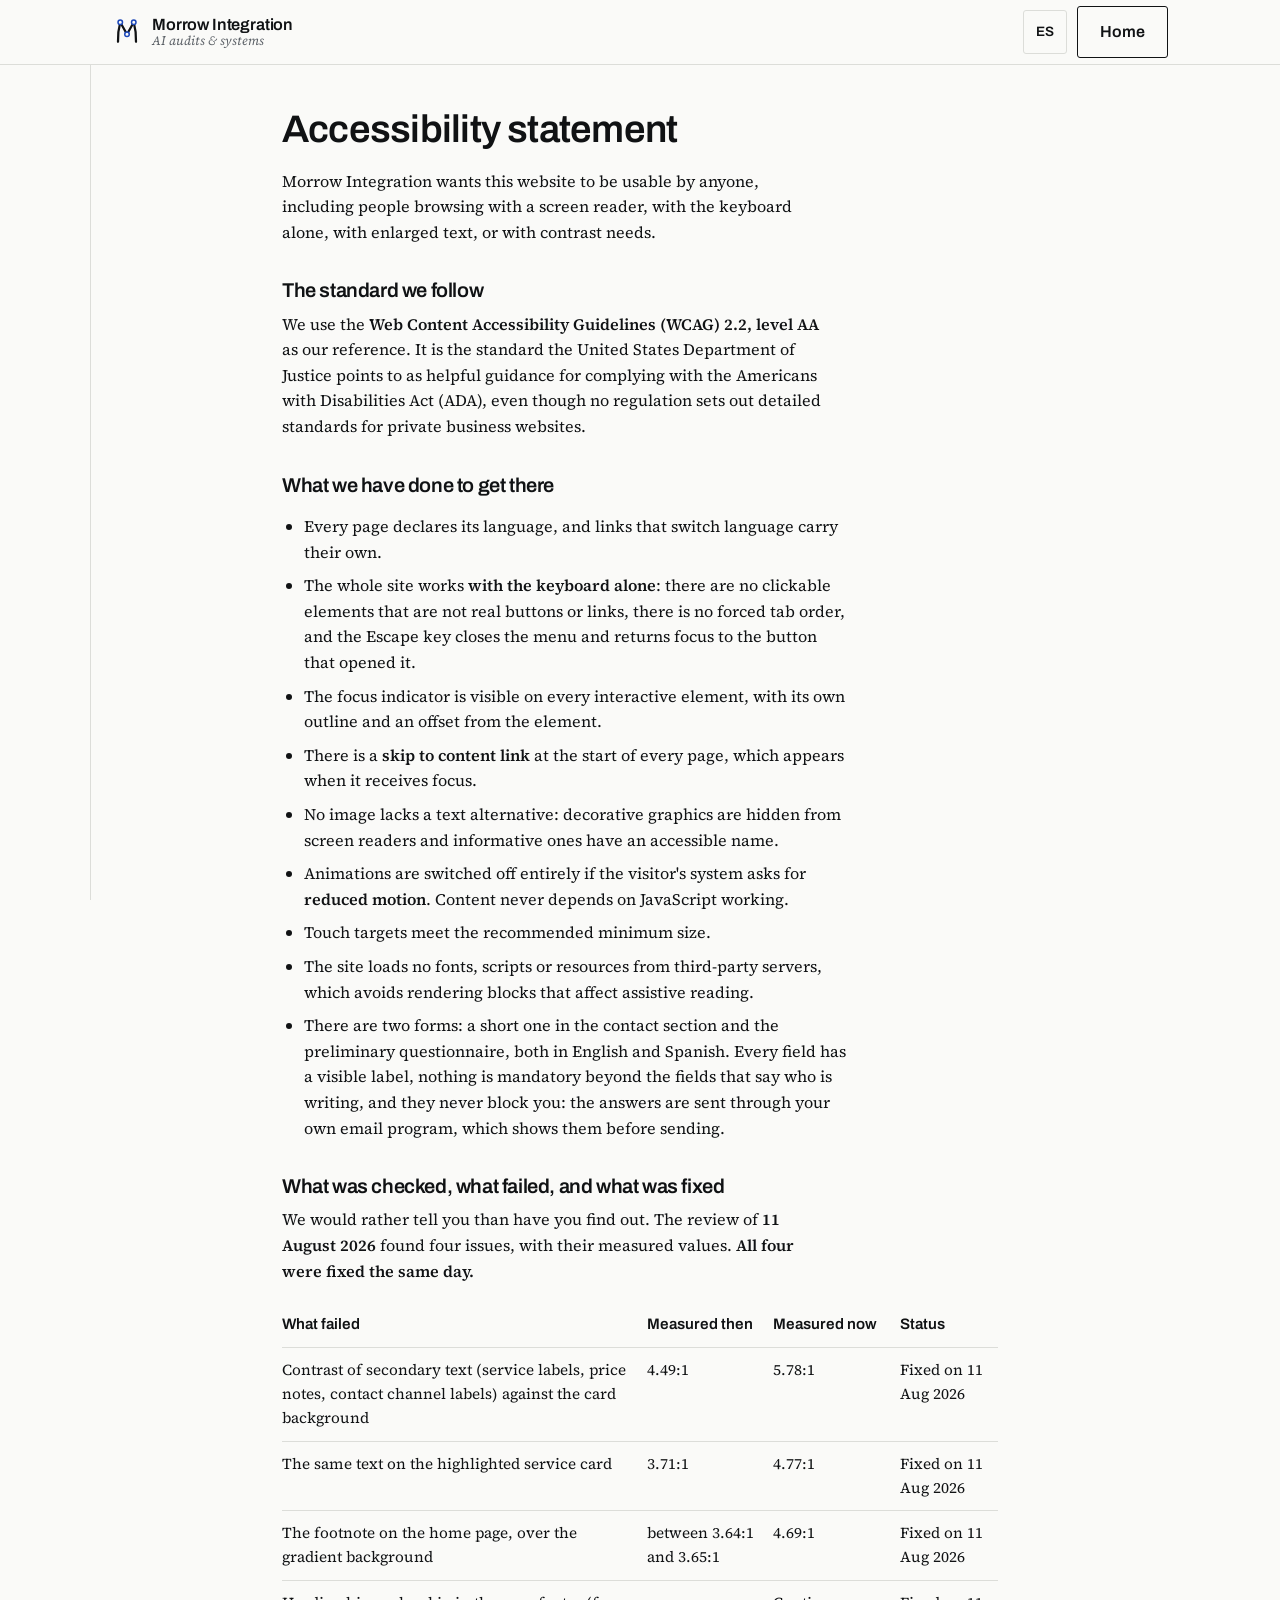
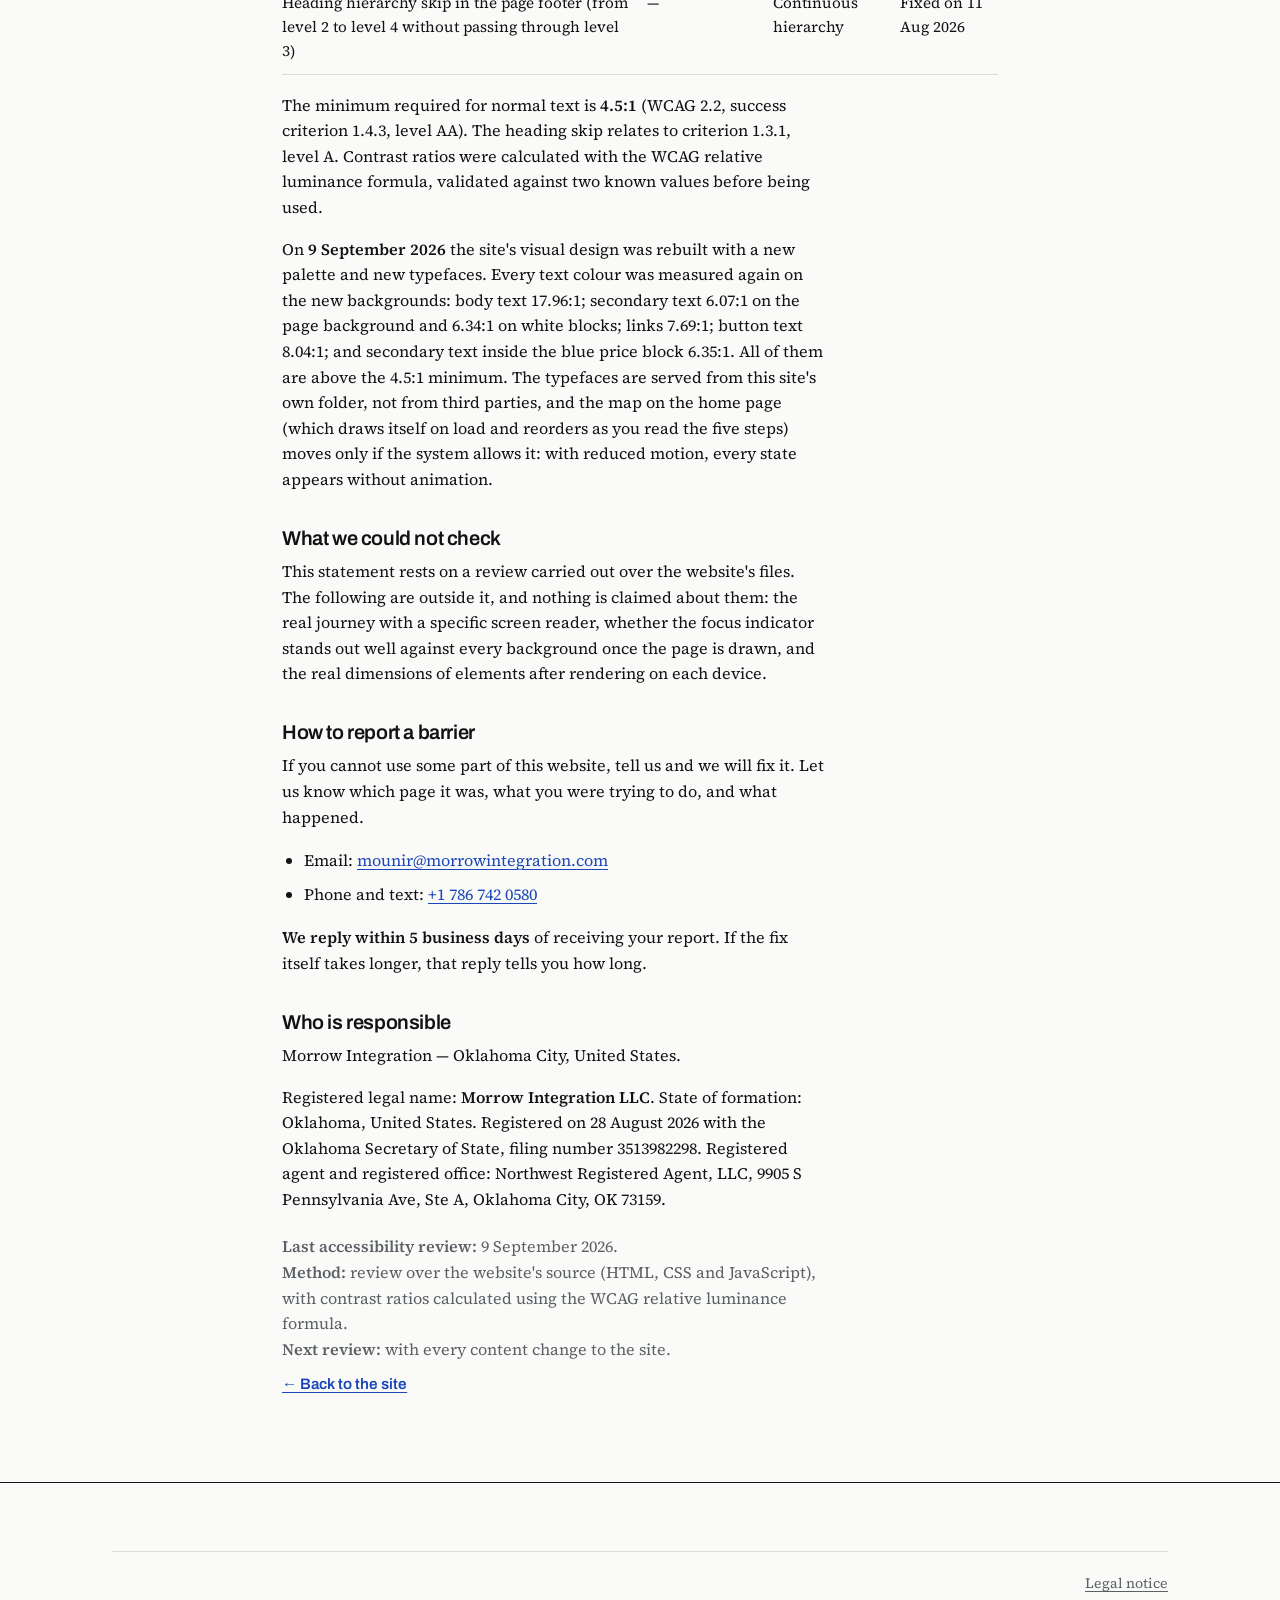
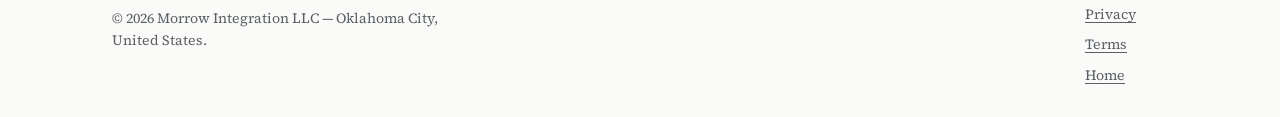
<file: accessibility.html>
<!doctype html>
<html lang="en">
<head>
<meta charset="utf-8">
<meta name="viewport" content="width=device-width, initial-scale=1">
<title>Accessibility statement — Morrow Integration | Oklahoma City</title>
<meta name="description" content="Accessibility statement for the Morrow Integration website: the standard we follow, what was checked, what was fixed, and how to report a barrier.">
<link rel="alternate" hreflang="en" href="accessibility.html">
<link rel="alternate" hreflang="es" href="accesibilidad.html">
<link rel="icon" href="favicon.svg" type="image/svg+xml">
<link rel="stylesheet" href="css/estilos.css">
</head>
<body>

<a class="salto-contenido" href="#main">Skip to content</a>

<header class="cabecera">
  <div class="env cabecera__fila">
    <a class="marca" href="index.html">
      <svg class="marca__icono" viewBox="0 0 40 40" role="img" aria-label="Morrow Integration">
        <g fill="none" stroke="currentColor" stroke-linecap="round" stroke-linejoin="round" stroke-width="3">
          <path d="M8 33C7.6 24 9 14.5 11 7"/>
          <path d="M11 7 20 23 29 7"/>
          <path d="M29 7C31 14.5 32.4 24 32 33"/>
        </g>
        <g fill="#1A46B8">
          <circle cx="11" cy="7" r="3"/><circle cx="20" cy="23" r="3"/><circle cx="29" cy="7" r="3"/>
        </g>
      </svg>      <span class="marca__texto">Morrow Integration<small>AI audits &amp; systems</small></span>
    </a>
    <div class="cabecera__acciones">
      <a class="idioma" href="accesibilidad.html" hreflang="es" lang="es" title="Ver en español">ES</a>
      <a class="btn btn--fantasma" href="index.html">Home</a>
    </div>
  </div>
</header>

<main class="doc" id="main">
  <div class="env">

    <h1>Accessibility statement</h1>

    <p>
      Morrow Integration wants this website to be usable by anyone, including people
      browsing with a screen reader, with the keyboard alone, with enlarged text, or with
      contrast needs.
    </p>

    <h2>The standard we follow</h2>
    <p>
      We use the <strong>Web Content Accessibility Guidelines (WCAG) 2.2, level AA</strong>
      as our reference. It is the standard the United States Department of Justice points to
      as helpful guidance for complying with the Americans with Disabilities Act (ADA), even
      though no regulation sets out detailed standards for private business websites.
    </p>

    <h2>What we have done to get there</h2>
    <ul>
      <li>Every page declares its language, and links that switch language carry their own.</li>
      <li>The whole site works <strong>with the keyboard alone</strong>: there are no
          clickable elements that are not real buttons or links, there is no forced tab
          order, and the Escape key closes the menu and returns focus to the button that
          opened it.</li>
      <li>The focus indicator is visible on every interactive element, with its own outline
          and an offset from the element.</li>
      <li>There is a <strong>skip to content link</strong> at the start of every page, which
          appears when it receives focus.</li>
      <li>No image lacks a text alternative: decorative graphics are hidden from screen
          readers and informative ones have an accessible name.</li>
      <li>Animations are switched off entirely if the visitor's system asks for
          <strong>reduced motion</strong>. Content never depends on JavaScript working.</li>
      <li>Touch targets meet the recommended minimum size.</li>
      <li>The site loads no fonts, scripts or resources from third-party servers, which
          avoids rendering blocks that affect assistive reading.</li>
      <li>There are two forms: a short one in the contact section and the preliminary
          questionnaire, both in English and Spanish. Every field has a visible label, nothing
          is mandatory beyond the fields that say who is writing, and they never block you: the
          answers are sent through your own email program, which shows them before sending.</li>
    </ul>

    <h2>What was checked, what failed, and what was fixed</h2>
    <p>
      We would rather tell you than have you find out. The review of
      <strong>11 August 2026</strong> found four issues, with their measured values.
      <strong>All four were fixed the same day.</strong>
    </p>
    <div class="tabla-doc">
      <table>
        <thead>
          <tr>
            <th>What failed</th>
            <th>Measured then</th>
            <th>Measured now</th>
            <th>Status</th>
          </tr>
        </thead>
        <tbody>
          <tr>
            <td>Contrast of secondary text (service labels, price notes, contact channel
                labels) against the card background</td>
            <td>4.49:1</td>
            <td>5.78:1</td>
            <td>Fixed on 11 Aug 2026</td>
          </tr>
          <tr>
            <td>The same text on the highlighted service card</td>
            <td>3.71:1</td>
            <td>4.77:1</td>
            <td>Fixed on 11 Aug 2026</td>
          </tr>
          <tr>
            <td>The footnote on the home page, over the gradient background</td>
            <td>between 3.64:1 and 3.65:1</td>
            <td>4.69:1</td>
            <td>Fixed on 11 Aug 2026</td>
          </tr>
          <tr>
            <td>Heading hierarchy skip in the page footer (from level 2 to level 4 without
                passing through level 3)</td>
            <td>—</td>
            <td>Continuous hierarchy</td>
            <td>Fixed on 11 Aug 2026</td>
          </tr>
        </tbody>
      </table>
    </div>
    <p>
      The minimum required for normal text is <strong>4.5:1</strong> (WCAG 2.2, success
      criterion 1.4.3, level AA). The heading skip relates to criterion 1.3.1, level A.
      Contrast ratios were calculated with the WCAG relative luminance formula, validated
      against two known values before being used.
    </p>
    <p>
      On <strong>9 September 2026</strong> the site's visual design was rebuilt with a new
      palette and new typefaces. Every text colour was measured again on the new backgrounds:
      body text 17.96:1; secondary text 6.07:1 on the page background and
      6.34:1 on white blocks; links 7.69:1; button text 8.04:1; and
      secondary text inside the blue price block 6.35:1. All of them are above
      the 4.5:1 minimum. The typefaces are served from this site's own folder, not from third
      parties, and the map on the home page (which draws itself on load and reorders as you read the five steps) moves only if the system allows it: with reduced motion, every state appears without animation.
    </p>

    <h2>What we could not check</h2>
    <p>
      This statement rests on a review carried out over the website's files. The following
      are outside it, and nothing is claimed about them: the real journey with a specific
      screen reader, whether the focus indicator stands out well against every background
      once the page is drawn, and the real dimensions of elements after rendering on each
      device.
    </p>

    <h2>How to report a barrier</h2>
    <p>
      If you cannot use some part of this website, tell us and we will fix it. Let us know
      which page it was, what you were trying to do, and what happened.
    </p>
    <ul>
      <li>Email:
          <a href="mailto:mounir@morrowintegration.com">mounir@morrowintegration.com</a></li>
      <li>Phone and text: <a href="tel:+17867420580">+1 786 742 0580</a></li>
    </ul>
    <p>
      <strong>We reply within 5 business days</strong> of receiving your report. If the fix
      itself takes longer, that reply tells you how long.
    </p>

    <h2>Who is responsible</h2>
    <p>
      Morrow Integration — Oklahoma City, United States.
    </p>
    <p>
      Registered legal name: <strong>Morrow Integration LLC</strong>. State of formation:
      Oklahoma, United States. Registered on 28 August 2026 with the Oklahoma Secretary of
      State, filing number 3513982298. Registered agent and registered office: Northwest
      Registered Agent, LLC, 9905 S Pennsylvania Ave, Ste A, Oklahoma City, OK 73159.
    </p>

    <p class="fecha-version">
      <strong>Last accessibility review:</strong>
      <time datetime="2026-09-09">9 September 2026</time>.<br>
      <strong>Method:</strong> review over the website's source (HTML, CSS and JavaScript),
      with contrast ratios calculated using the WCAG relative luminance formula.<br>
      <strong>Next review:</strong> with every content change to the site.
    </p>

    <p><a class="volver" href="index.html">&larr; Back to the site</a></p>

  </div>
</main>

<footer class="pie">
  <div class="env">
    <div class="pie__legal">
      <p>&copy; 2026 Morrow Integration LLC — Oklahoma City, United States.</p>
      <ul class="pie__enlaces"><li><a href="legal.html">Legal notice</a></li><li><a href="privacy.html">Privacy</a></li><li><a href="terms.html">Terms</a></li><li><a href="index.html">Home</a></li></ul>
    </div>
  </div>
</footer>

</body>
</html>
</file>
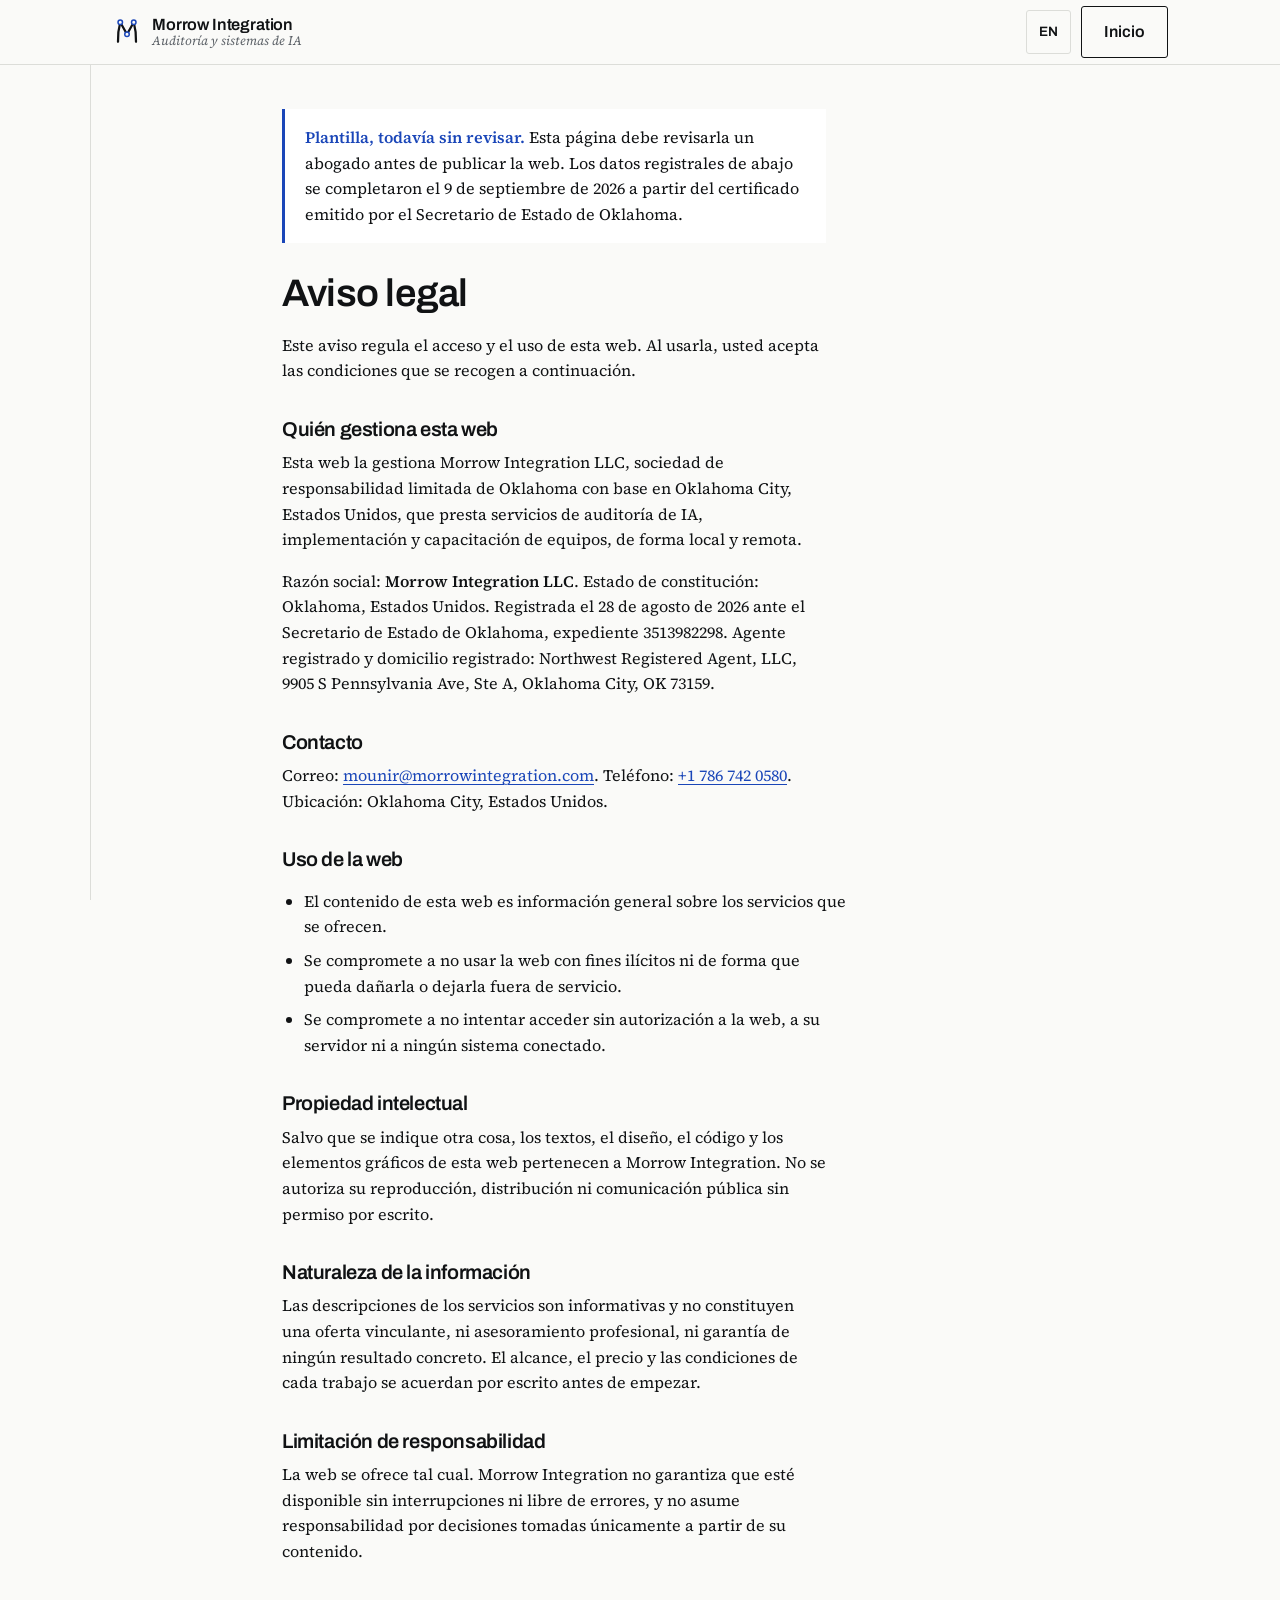
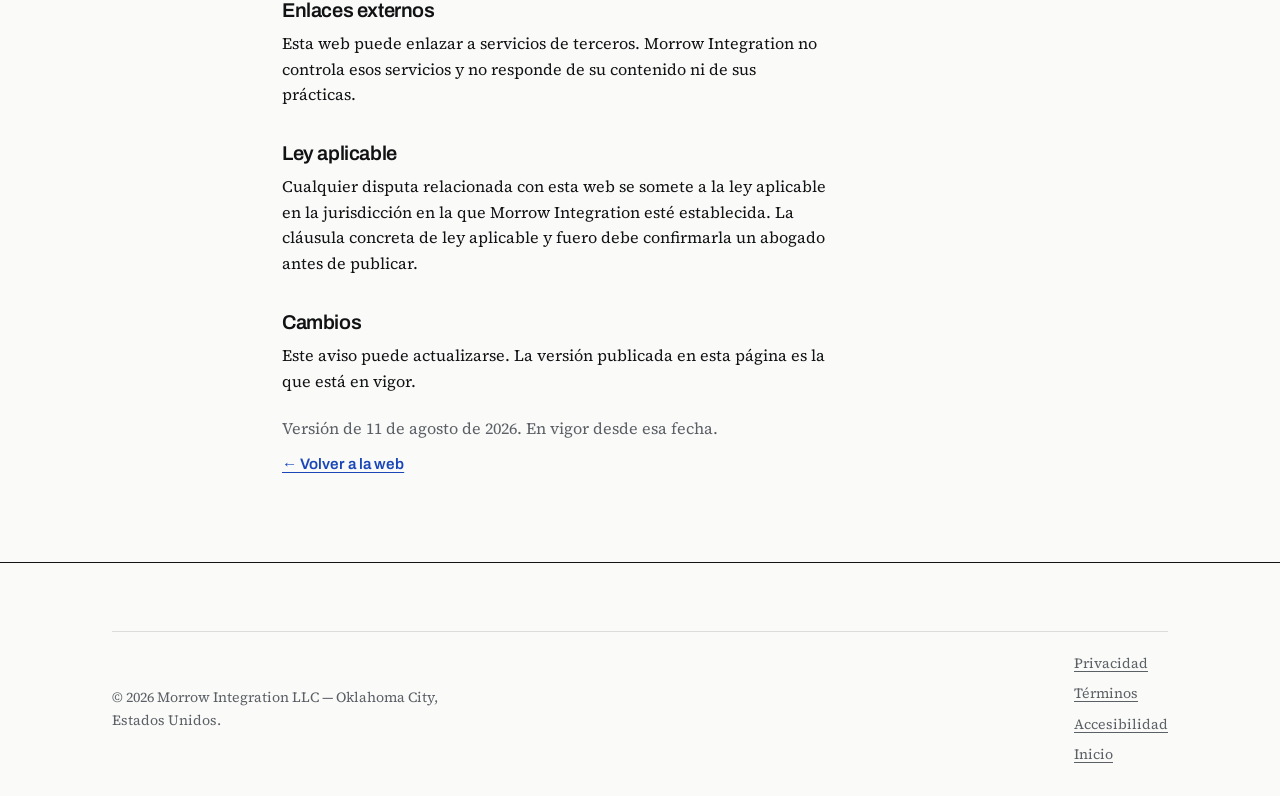
<file: aviso-legal.html>
<!doctype html>
<html lang="es">
<head>
<meta charset="utf-8">
<meta name="viewport" content="width=device-width, initial-scale=1">
<title>Aviso legal — Morrow Integration | Oklahoma City</title>
<meta name="description" content="Aviso legal y condiciones de uso de la web de Morrow Integration. Auditoría de IA, implementación y capacitación de equipos. Oklahoma City, Estados Unidos.">
<link rel="alternate" hreflang="en" href="legal.html">
<link rel="alternate" hreflang="es" href="aviso-legal.html">
<link rel="icon" href="favicon.svg" type="image/svg+xml">
<link rel="stylesheet" href="css/estilos.css">
</head>
<body>

<a class="salto-contenido" href="#main">Saltar al contenido</a>

<header class="cabecera">
  <div class="env cabecera__fila">
    <a class="marca" href="es.html">
      <svg class="marca__icono" viewBox="0 0 40 40" role="img" aria-label="Morrow Integration">
        <g fill="none" stroke="currentColor" stroke-linecap="round" stroke-linejoin="round" stroke-width="3">
          <path d="M8 33C7.6 24 9 14.5 11 7"/>
          <path d="M11 7 20 23 29 7"/>
          <path d="M29 7C31 14.5 32.4 24 32 33"/>
        </g>
        <g fill="#1A46B8">
          <circle cx="11" cy="7" r="3"/><circle cx="20" cy="23" r="3"/><circle cx="29" cy="7" r="3"/>
        </g>
      </svg>      <span class="marca__texto">Morrow Integration<small>Auditoría y sistemas de IA</small></span>
    </a>
    <div class="cabecera__acciones">
      <a class="idioma" href="legal.html" hreflang="en" lang="en" title="Read in English">EN</a>
      <a class="btn btn--fantasma" href="es.html">Inicio</a>
    </div>
  </div>
</header>

<main class="doc" id="main">
  <div class="env">

    <p class="plantilla-aviso">
      <strong>Plantilla, todavía sin revisar.</strong> Esta página debe revisarla un abogado
      antes de publicar la web. Los datos registrales de abajo se completaron el 9 de
      septiembre de 2026 a partir del certificado emitido por el Secretario de Estado de
      Oklahoma.
    </p>

    <h1>Aviso legal</h1>

    <p>
      Este aviso regula el acceso y el uso de esta web. Al usarla, usted acepta las
      condiciones que se recogen a continuación.
    </p>

    <h2>Quién gestiona esta web</h2>
    <p>
      Esta web la gestiona Morrow Integration LLC, sociedad de responsabilidad limitada de
      Oklahoma con base en Oklahoma City, Estados Unidos, que presta servicios de auditoría
      de IA, implementación y capacitación de equipos, de forma local y remota.
    </p>

    <p>
      Razón social: <strong>Morrow Integration LLC</strong>. Estado de constitución:
      Oklahoma, Estados Unidos. Registrada el 28 de agosto de 2026 ante el Secretario de
      Estado de Oklahoma, expediente 3513982298. Agente registrado y domicilio registrado:
      Northwest Registered Agent, LLC, 9905 S Pennsylvania Ave, Ste A, Oklahoma City, OK 73159.
    </p>

    <h2>Contacto</h2>
    <p>
      Correo: <a href="mailto:mounir@morrowintegration.com">mounir@morrowintegration.com</a>.
      Teléfono: <a href="tel:+17867420580">+1 786 742 0580</a>.
      Ubicación: Oklahoma City, Estados Unidos.
    </p>

    <h2>Uso de la web</h2>
    <ul>
      <li>El contenido de esta web es información general sobre los servicios que se ofrecen.</li>
      <li>Se compromete a no usar la web con fines ilícitos ni de forma que pueda dañarla o dejarla fuera de servicio.</li>
      <li>Se compromete a no intentar acceder sin autorización a la web, a su servidor ni a ningún sistema conectado.</li>
    </ul>

    <h2>Propiedad intelectual</h2>
    <p>
      Salvo que se indique otra cosa, los textos, el diseño, el código y los elementos
      gráficos de esta web pertenecen a Morrow Integration. No se autoriza su
      reproducción, distribución ni comunicación pública sin permiso por escrito.
    </p>

    <h2>Naturaleza de la información</h2>
    <p>
      Las descripciones de los servicios son informativas y no constituyen una oferta
      vinculante, ni asesoramiento profesional, ni garantía de ningún resultado
      concreto. El alcance, el precio y las condiciones de cada trabajo se acuerdan por
      escrito antes de empezar.
    </p>

    <h2>Limitación de responsabilidad</h2>
    <p>
      La web se ofrece tal cual. Morrow Integration no garantiza que esté disponible sin
      interrupciones ni libre de errores, y no asume responsabilidad por decisiones
      tomadas únicamente a partir de su contenido.
    </p>

    <h2>Enlaces externos</h2>
    <p>
      Esta web puede enlazar a servicios de terceros. Morrow Integration no controla esos
      servicios y no responde de su contenido ni de sus prácticas.
    </p>

    <h2>Ley aplicable</h2>
    <!-- PENDIENTE: confirmar con un abogado la jurisdiccion aplicable antes de publicar. -->
    <p>
      Cualquier disputa relacionada con esta web se somete a la ley aplicable en la
      jurisdicción en la que Morrow Integration esté establecida. La cláusula concreta de
      ley aplicable y fuero debe confirmarla un abogado antes de publicar.
    </p>

    <h2>Cambios</h2>
    <p>
      Este aviso puede actualizarse. La versión publicada en esta página es la que está
      en vigor.
    </p>
    <p class="fecha-version">
      Versión de <time datetime="2026-08-11">11 de agosto de 2026</time>. En vigor desde
      esa fecha.
    </p>

    <p><a class="volver" href="es.html">&larr; Volver a la web</a></p>

  </div>
</main>

<footer class="pie">
  <div class="env">
    <div class="pie__legal">
      <p>&copy; 2026 Morrow Integration LLC — Oklahoma City, Estados Unidos.</p>
      <ul class="pie__enlaces"><li><a href="privacidad.html">Privacidad</a></li><li><a href="terminos.html">Términos</a></li><li><a href="accesibilidad.html">Accesibilidad</a></li><li><a href="es.html">Inicio</a></li></ul>
    </div>
  </div>
</footer>

</body>
</html>
</file>
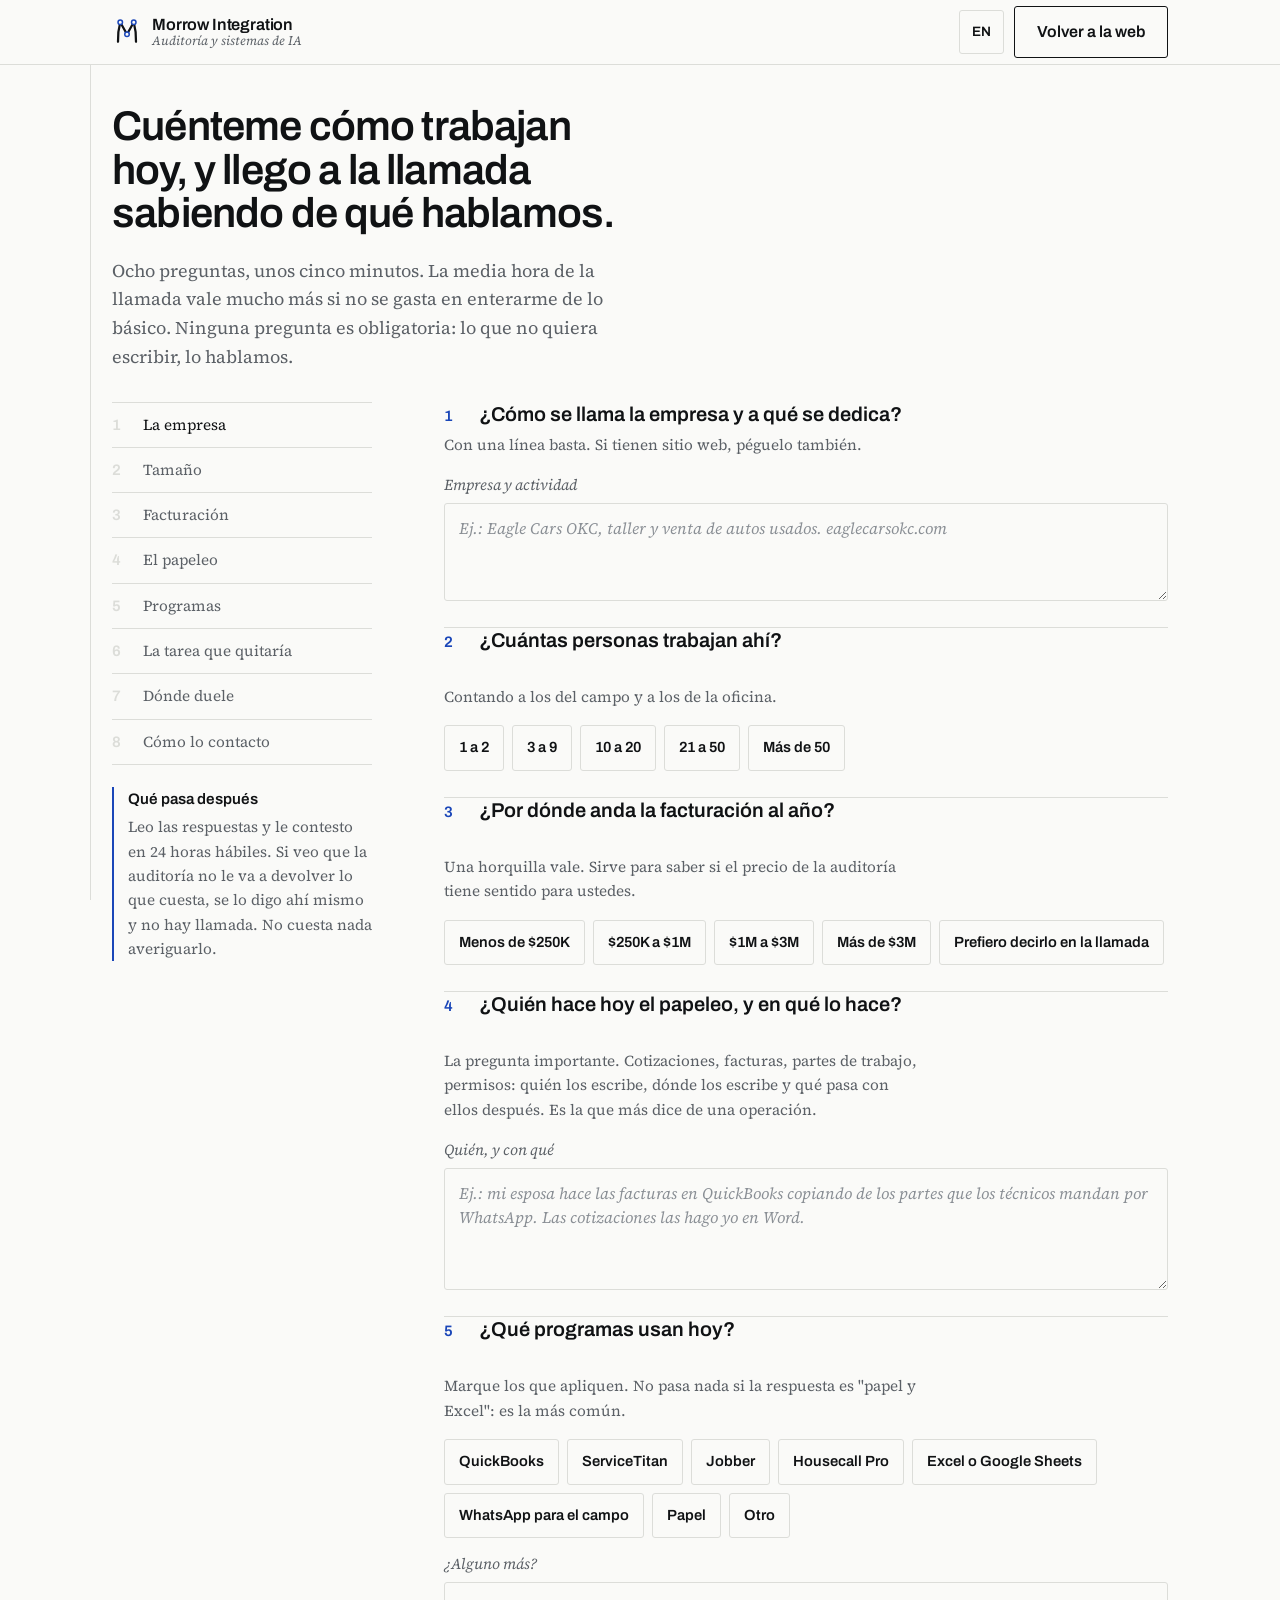
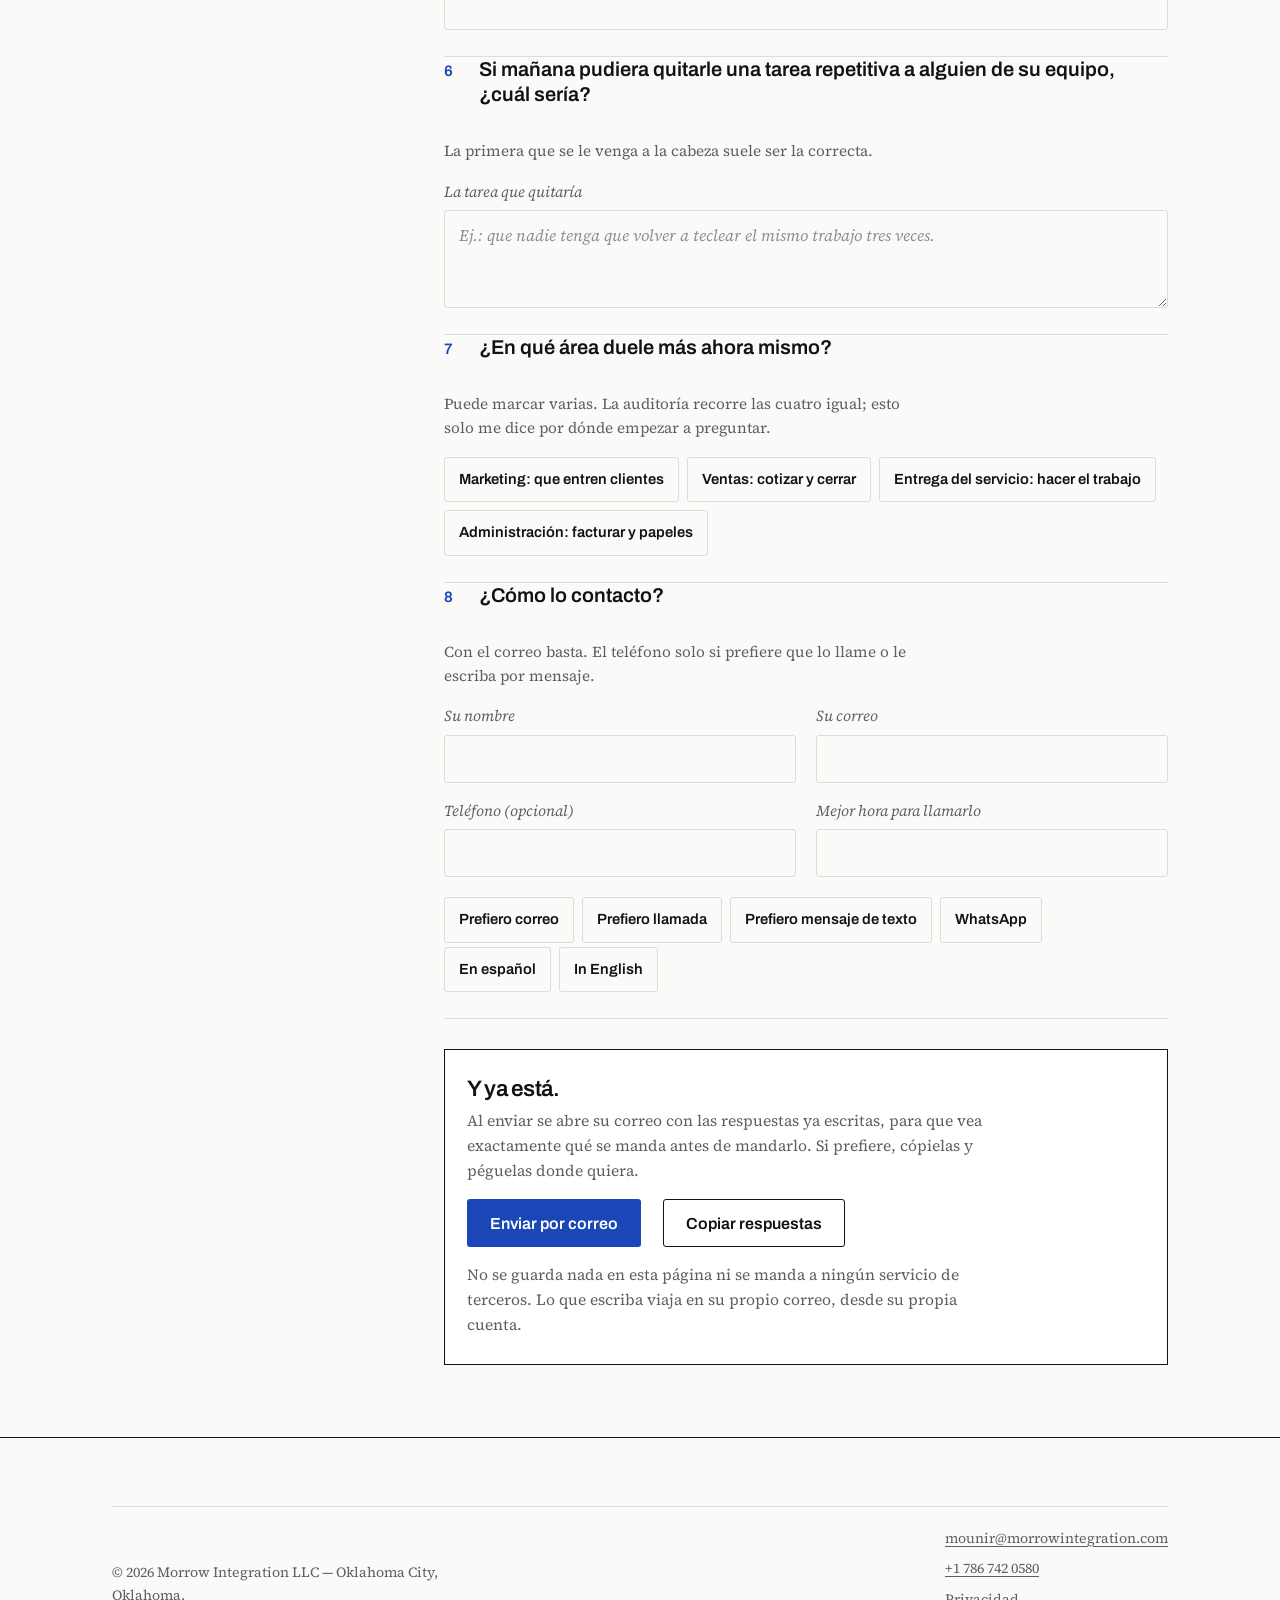
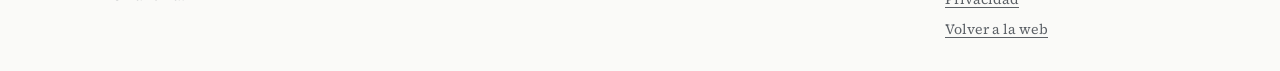
<file: cuestionario.html>
<!doctype html>
<html lang="es">
<head>
<meta charset="utf-8">
<meta name="viewport" content="width=device-width, initial-scale=1">
<title>Cuestionario previo — Morrow Integration | Oklahoma City</title>
<meta name="description" content="Ocho preguntas, cinco minutos. Con esto llego a la primera llamada sabiendo de qué hablamos. Las respuestas se envían desde su propio correo; nada se guarda en la página.">
<link rel="alternate" hreflang="es" href="cuestionario.html">
<link rel="alternate" hreflang="en" href="questionnaire.html">
<link rel="icon" href="favicon.svg" type="image/svg+xml">
<link rel="stylesheet" href="css/estilos.css">
</head>
<body>

<a class="salto-contenido" href="#main">Saltar al contenido</a>
<div class="progreso" aria-hidden="true"></div>

<header class="cabecera">
  <div class="env cabecera__fila">
    <a class="marca" href="es.html">
      <svg class="marca__icono" viewBox="0 0 40 40" role="img" aria-label="Morrow Integration">
        <g fill="none" stroke="currentColor" stroke-linecap="round" stroke-linejoin="round" stroke-width="3">
          <path d="M8 33C7.6 24 9 14.5 11 7"/>
          <path d="M11 7 20 23 29 7"/>
          <path d="M29 7C31 14.5 32.4 24 32 33"/>
        </g>
        <g fill="#1A46B8">
          <circle cx="11" cy="7" r="3"/><circle cx="20" cy="23" r="3"/><circle cx="29" cy="7" r="3"/>
        </g>
      </svg>
      <span class="marca__texto">Morrow Integration<small>Auditoría y sistemas de IA</small></span>
    </a>
    <div class="cabecera__acciones">
      <a class="idioma" href="questionnaire.html" hreflang="en" lang="en" title="Read in English">EN</a>
      <a class="btn btn--fantasma" href="es.html">Volver a la web</a>
    </div>
  </div>
</header>

<main class="cuestionario" id="main">
  <div class="env">

    <div class="cuestionario__cabeza">
      <h1>Cuénteme cómo trabajan hoy, y llego a la llamada sabiendo de qué hablamos.</h1>
      <p class="entradilla">
        Ocho preguntas, unos cinco minutos. La media hora de la llamada vale mucho más si
        no se gasta en enterarme de lo básico. Ninguna pregunta es obligatoria: lo que no
        quiera escribir, lo hablamos.
      </p>
    </div>

    <div class="cuestionario__grid">

      <aside class="indice" aria-label="Avance del cuestionario">
        <ol>
          <li data-q="q1"><b>1</b> La empresa</li>
          <li data-q="q2"><b>2</b> Tamaño</li>
          <li data-q="q3"><b>3</b> Facturación</li>
          <li data-q="q4"><b>4</b> El papeleo</li>
          <li data-q="q5"><b>5</b> Programas</li>
          <li data-q="q6"><b>6</b> La tarea que quitaría</li>
          <li data-q="q7"><b>7</b> Dónde duele</li>
          <li data-q="q8"><b>8</b> Cómo lo contacto</li>
        </ol>
        <p class="indice__nota">
          <strong>Qué pasa después</strong>
          Leo las respuestas y le contesto en 24 horas hábiles. Si veo que la auditoría no le
          va a devolver lo que cuesta, se lo digo ahí mismo y no hay llamada. No cuesta nada
          averiguarlo.
        </p>
      </aside>

      <form id="cuestionario" action="mailto:mounir@morrowintegration.com" method="post" enctype="text/plain"
            data-mailto="mounir@morrowintegration.com"
            data-asunto="Cuestionario previo" data-asunto-campo="empresa"
            data-titulo="CUESTIONARIO PREVIO — MORROW INTEGRATION">

        <fieldset class="pregunta" id="q1">
          <legend><span class="pregunta__num">1</span>¿Cómo se llama la empresa y a qué se dedica?</legend>
          <p class="pregunta__ayuda">Con una línea basta. Si tienen sitio web, péguelo también.</p>
          <label class="campo">
            <span class="campo__etiqueta">Empresa y actividad</span>
            <textarea name="empresa" rows="3" placeholder="Ej.: Eagle Cars OKC, taller y venta de autos usados. eaglecarsokc.com"></textarea>
          </label>
        </fieldset>

        <fieldset class="pregunta" id="q2">
          <legend><span class="pregunta__num">2</span>¿Cuántas personas trabajan ahí?</legend>
          <p class="pregunta__ayuda">Contando a los del campo y a los de la oficina.</p>
          <div class="opciones">
            <label class="opcion"><input type="radio" name="tamano" value="1 a 2" data-etiqueta="Personas"><span>1 a 2</span></label>
            <label class="opcion"><input type="radio" name="tamano" value="3 a 9" data-etiqueta="Personas"><span>3 a 9</span></label>
            <label class="opcion"><input type="radio" name="tamano" value="10 a 20" data-etiqueta="Personas"><span>10 a 20</span></label>
            <label class="opcion"><input type="radio" name="tamano" value="21 a 50" data-etiqueta="Personas"><span>21 a 50</span></label>
            <label class="opcion"><input type="radio" name="tamano" value="Más de 50" data-etiqueta="Personas"><span>Más de 50</span></label>
          </div>
        </fieldset>

        <fieldset class="pregunta" id="q3">
          <legend><span class="pregunta__num">3</span>¿Por dónde anda la facturación al año?</legend>
          <p class="pregunta__ayuda">Una horquilla vale. Sirve para saber si el precio de la auditoría tiene sentido para ustedes.</p>
          <div class="opciones">
            <label class="opcion"><input type="radio" name="facturacion" value="Menos de $250K" data-etiqueta="Facturación anual"><span>Menos de $250K</span></label>
            <label class="opcion"><input type="radio" name="facturacion" value="$250K a $1M" data-etiqueta="Facturación anual"><span>$250K a $1M</span></label>
            <label class="opcion"><input type="radio" name="facturacion" value="$1M a $3M" data-etiqueta="Facturación anual"><span>$1M a $3M</span></label>
            <label class="opcion"><input type="radio" name="facturacion" value="Más de $3M" data-etiqueta="Facturación anual"><span>Más de $3M</span></label>
            <label class="opcion"><input type="radio" name="facturacion" value="Prefiero decirlo en la llamada" data-etiqueta="Facturación anual"><span>Prefiero decirlo en la llamada</span></label>
          </div>
        </fieldset>

        <fieldset class="pregunta" id="q4">
          <legend><span class="pregunta__num">4</span>¿Quién hace hoy el papeleo, y en qué lo hace?</legend>
          <p class="pregunta__ayuda">
            La pregunta importante. Cotizaciones, facturas, partes de trabajo, permisos: quién
            los escribe, dónde los escribe y qué pasa con ellos después. Es la que más dice de
            una operación.
          </p>
          <label class="campo">
            <span class="campo__etiqueta">Quién, y con qué</span>
            <textarea name="papeleo" rows="4" placeholder="Ej.: mi esposa hace las facturas en QuickBooks copiando de los partes que los técnicos mandan por WhatsApp. Las cotizaciones las hago yo en Word."></textarea>
          </label>
        </fieldset>

        <fieldset class="pregunta" id="q5">
          <legend><span class="pregunta__num">5</span>¿Qué programas usan hoy?</legend>
          <p class="pregunta__ayuda">Marque los que apliquen. No pasa nada si la respuesta es "papel y Excel": es la más común.</p>
          <div class="opciones">
            <label class="opcion"><input type="checkbox" name="programas" value="QuickBooks" data-etiqueta="Programas"><span>QuickBooks</span></label>
            <label class="opcion"><input type="checkbox" name="programas" value="ServiceTitan" data-etiqueta="Programas"><span>ServiceTitan</span></label>
            <label class="opcion"><input type="checkbox" name="programas" value="Jobber" data-etiqueta="Programas"><span>Jobber</span></label>
            <label class="opcion"><input type="checkbox" name="programas" value="Housecall Pro" data-etiqueta="Programas"><span>Housecall Pro</span></label>
            <label class="opcion"><input type="checkbox" name="programas" value="Excel o Google Sheets" data-etiqueta="Programas"><span>Excel o Google Sheets</span></label>
            <label class="opcion"><input type="checkbox" name="programas" value="WhatsApp para el campo" data-etiqueta="Programas"><span>WhatsApp para el campo</span></label>
            <label class="opcion"><input type="checkbox" name="programas" value="Papel" data-etiqueta="Programas"><span>Papel</span></label>
            <label class="opcion"><input type="checkbox" name="programas" value="Otro" data-etiqueta="Programas"><span>Otro</span></label>
          </div>
          <label class="campo campo--extra">
            <span class="campo__etiqueta">¿Alguno más?</span>
            <input type="text" name="otros_programas" data-etiqueta="Otros programas">
          </label>
        </fieldset>

        <fieldset class="pregunta" id="q6">
          <legend><span class="pregunta__num">6</span>Si mañana pudiera quitarle una tarea repetitiva a alguien de su equipo, ¿cuál sería?</legend>
          <p class="pregunta__ayuda">La primera que se le venga a la cabeza suele ser la correcta.</p>
          <label class="campo">
            <span class="campo__etiqueta">La tarea que quitaría</span>
            <textarea name="tarea" rows="3" placeholder="Ej.: que nadie tenga que volver a teclear el mismo trabajo tres veces."></textarea>
          </label>
        </fieldset>

        <fieldset class="pregunta" id="q7">
          <legend><span class="pregunta__num">7</span>¿En qué área duele más ahora mismo?</legend>
          <p class="pregunta__ayuda">Puede marcar varias. La auditoría recorre las cuatro igual; esto solo me dice por dónde empezar a preguntar.</p>
          <div class="opciones">
            <label class="opcion"><input type="checkbox" name="area" value="Marketing (que entren clientes)" data-etiqueta="Dónde duele"><span>Marketing: que entren clientes</span></label>
            <label class="opcion"><input type="checkbox" name="area" value="Ventas (cotizar y cerrar)" data-etiqueta="Dónde duele"><span>Ventas: cotizar y cerrar</span></label>
            <label class="opcion"><input type="checkbox" name="area" value="Entrega del servicio (hacer el trabajo)" data-etiqueta="Dónde duele"><span>Entrega del servicio: hacer el trabajo</span></label>
            <label class="opcion"><input type="checkbox" name="area" value="Administración (facturar y papeles)" data-etiqueta="Dónde duele"><span>Administración: facturar y papeles</span></label>
          </div>
        </fieldset>

        <fieldset class="pregunta" id="q8">
          <legend><span class="pregunta__num">8</span>¿Cómo lo contacto?</legend>
          <p class="pregunta__ayuda">Con el correo basta. El teléfono solo si prefiere que lo llame o le escriba por mensaje.</p>
          <div class="campos-dos">
            <label class="campo"><span class="campo__etiqueta">Su nombre</span><input type="text" name="nombre" autocomplete="name"></label>
            <label class="campo"><span class="campo__etiqueta">Su correo</span><input type="email" name="correo" autocomplete="email"></label>
            <label class="campo"><span class="campo__etiqueta">Teléfono (opcional)</span><input type="tel" name="telefono" autocomplete="tel"></label>
            <label class="campo"><span class="campo__etiqueta">Mejor hora para llamarlo</span><input type="text" name="hora"></label>
          </div>
          <div class="opciones">
            <label class="opcion"><input type="radio" name="prefiere" value="Correo" data-etiqueta="Prefiere"><span>Prefiero correo</span></label>
            <label class="opcion"><input type="radio" name="prefiere" value="Llamada" data-etiqueta="Prefiere"><span>Prefiero llamada</span></label>
            <label class="opcion"><input type="radio" name="prefiere" value="Mensaje de texto" data-etiqueta="Prefiere"><span>Prefiero mensaje de texto</span></label>
            <label class="opcion"><input type="radio" name="prefiere" value="WhatsApp" data-etiqueta="Prefiere"><span>WhatsApp</span></label>
          </div>
          <div class="opciones">
            <label class="opcion"><input type="radio" name="idioma" value="Español" data-etiqueta="Idioma"><span>En español</span></label>
            <label class="opcion"><input type="radio" name="idioma" value="English" data-etiqueta="Idioma"><span>In English</span></label>
          </div>
        </fieldset>

        <div class="cierre-form">
          <h2>Y ya está.</h2>
          <p>
            Al enviar se abre su correo con las respuestas ya escritas, para que vea exactamente
            qué se manda antes de mandarlo. Si prefiere, cópielas y péguelas donde quiera.
          </p>
          <div class="formulario__acciones">
            <button class="btn btn--primario" type="submit">Enviar por correo</button>
            <button class="btn btn--fantasma" type="button" data-copiar="Copie sus respuestas:">Copiar respuestas</button>
            <span class="formulario__ok" aria-live="polite">Copiado</span>
          </div>
          <p class="formulario__nota">
            No se guarda nada en esta página ni se manda a ningún servicio de terceros. Lo que
            escriba viaja en su propio correo, desde su propia cuenta.
          </p>
        </div>

      </form>
    </div>
  </div>
</main>

<footer class="pie">
  <div class="env">
    <div class="pie__legal">
      <p>&copy; 2026 Morrow Integration LLC — Oklahoma City, Oklahoma.</p>
      <ul class="pie__enlaces"><li><a href="mailto:mounir@morrowintegration.com">mounir@morrowintegration.com</a></li><li><a href="tel:+17867420580">+1 786 742 0580</a></li><li><a href="privacidad.html">Privacidad</a></li><li><a href="es.html">Volver a la web</a></li></ul>
    </div>
  </div>
</footer>

<script src="js/formulario.js"></script>
</body>
</html>
</file>
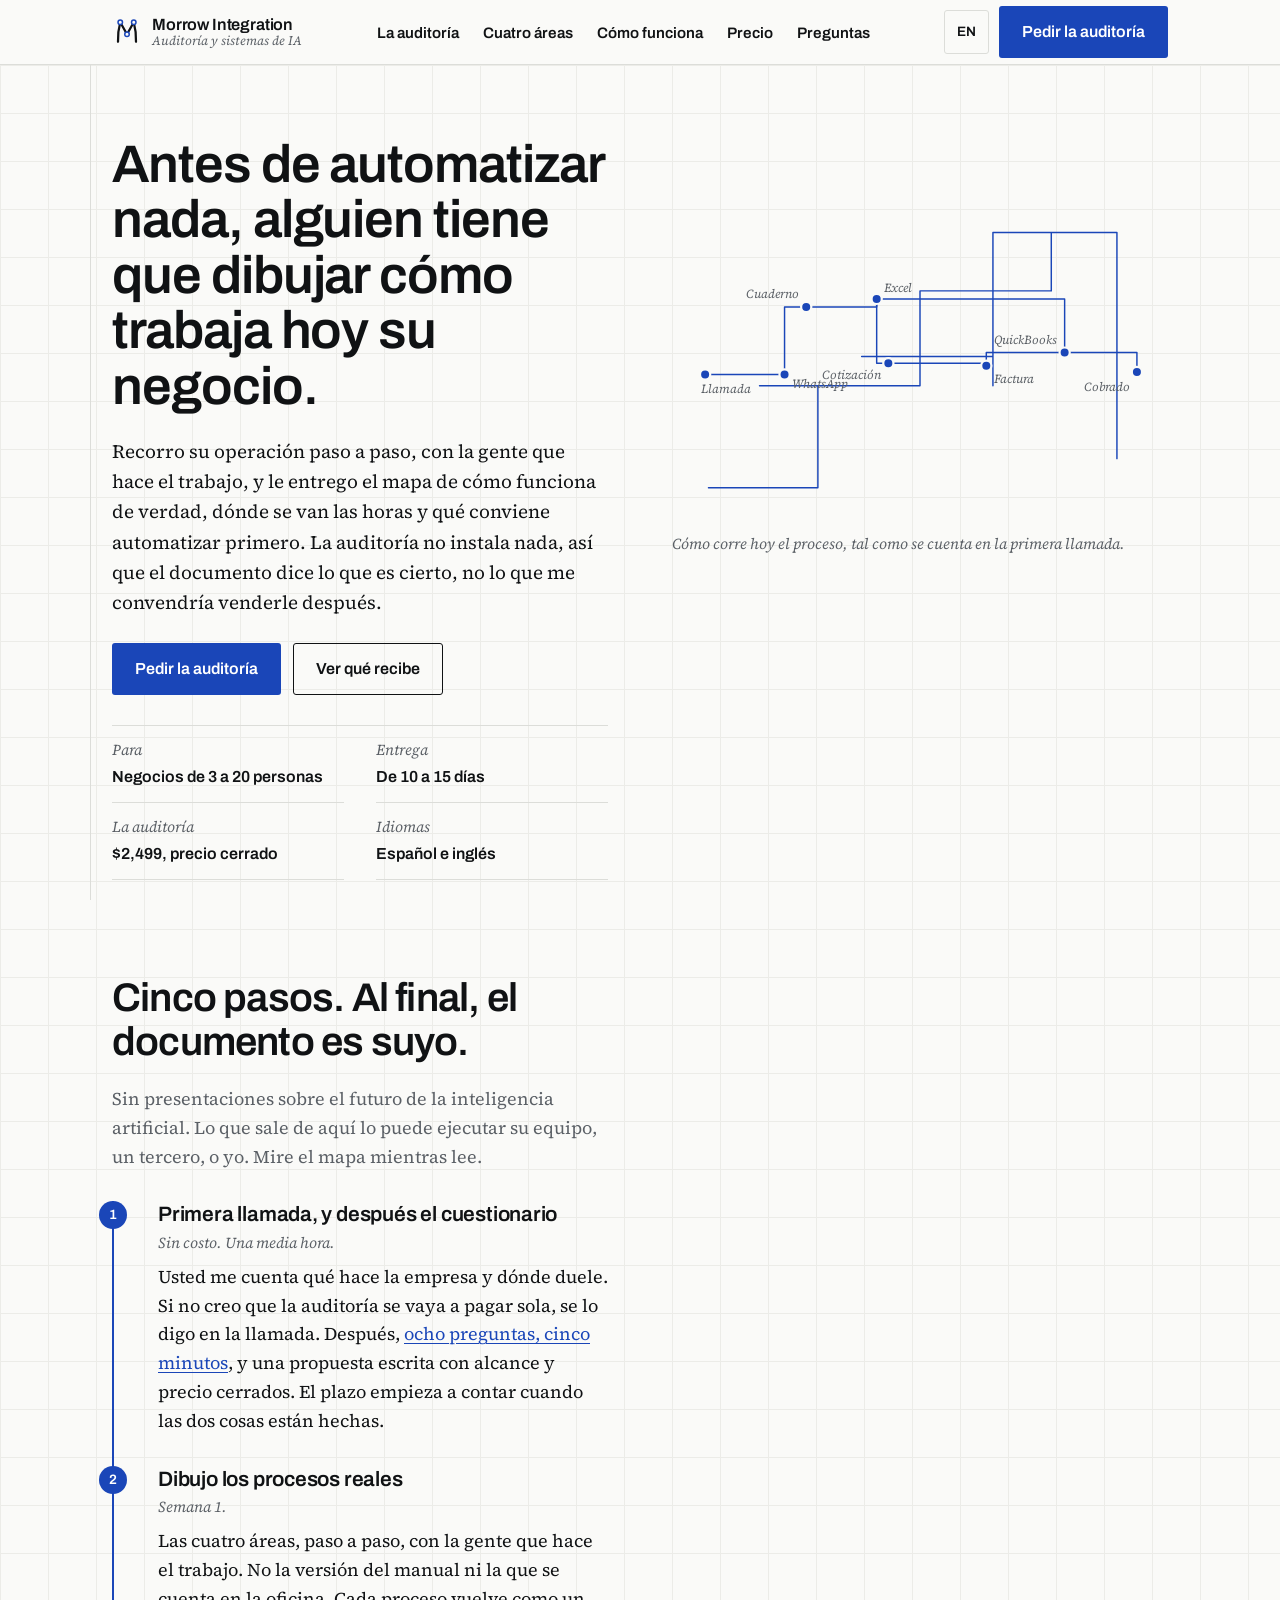
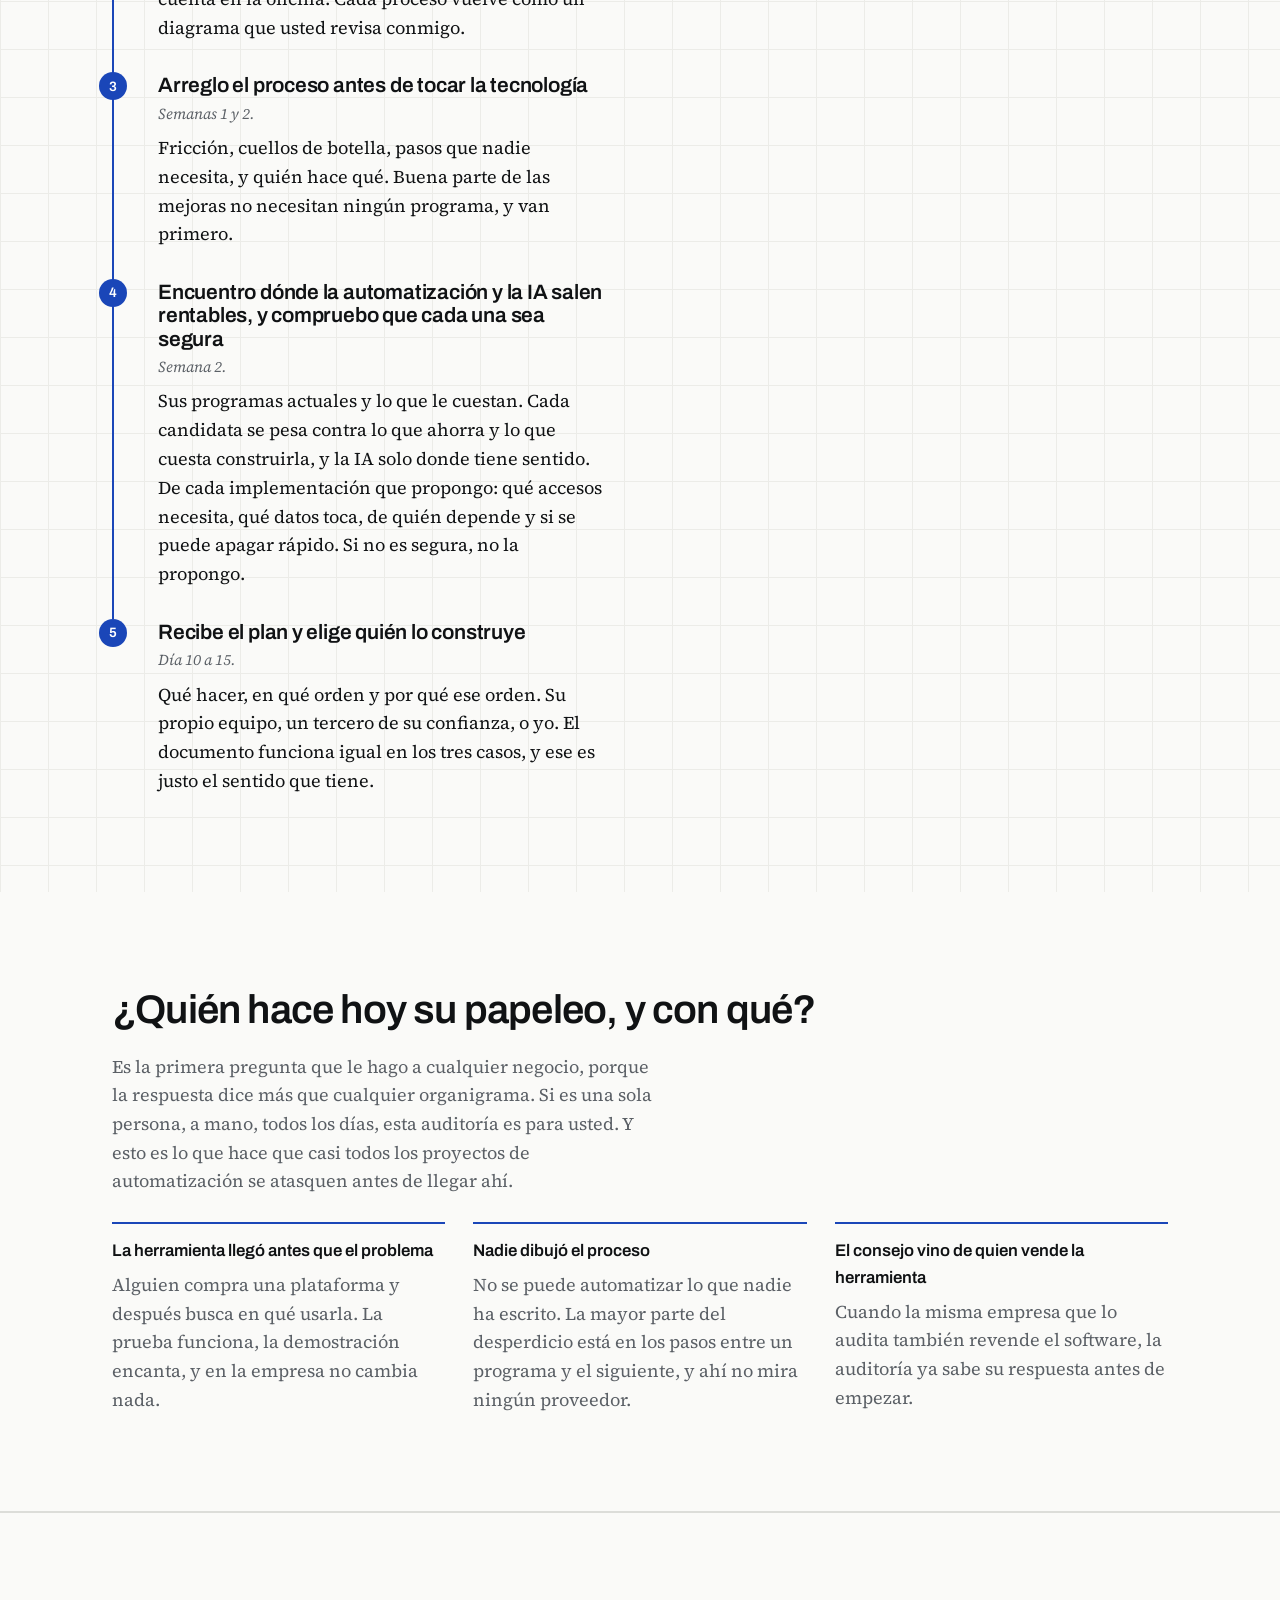
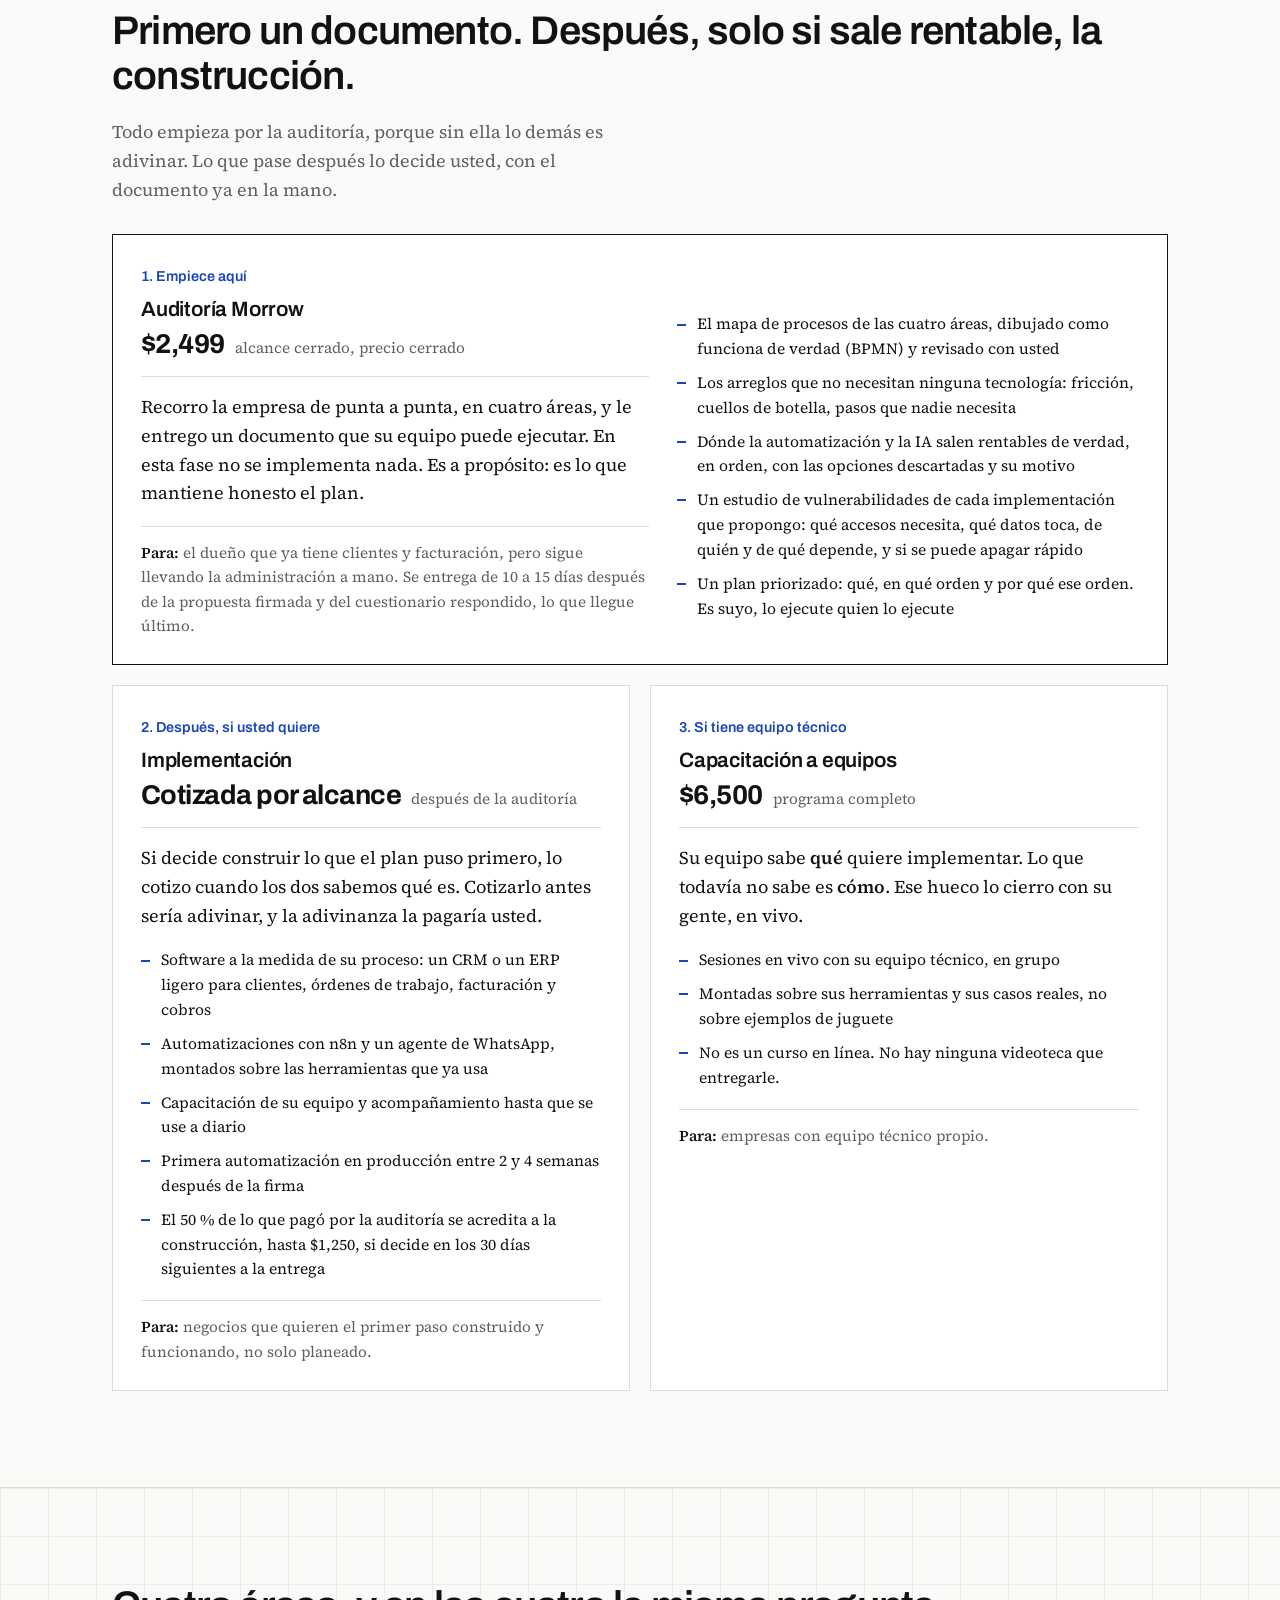
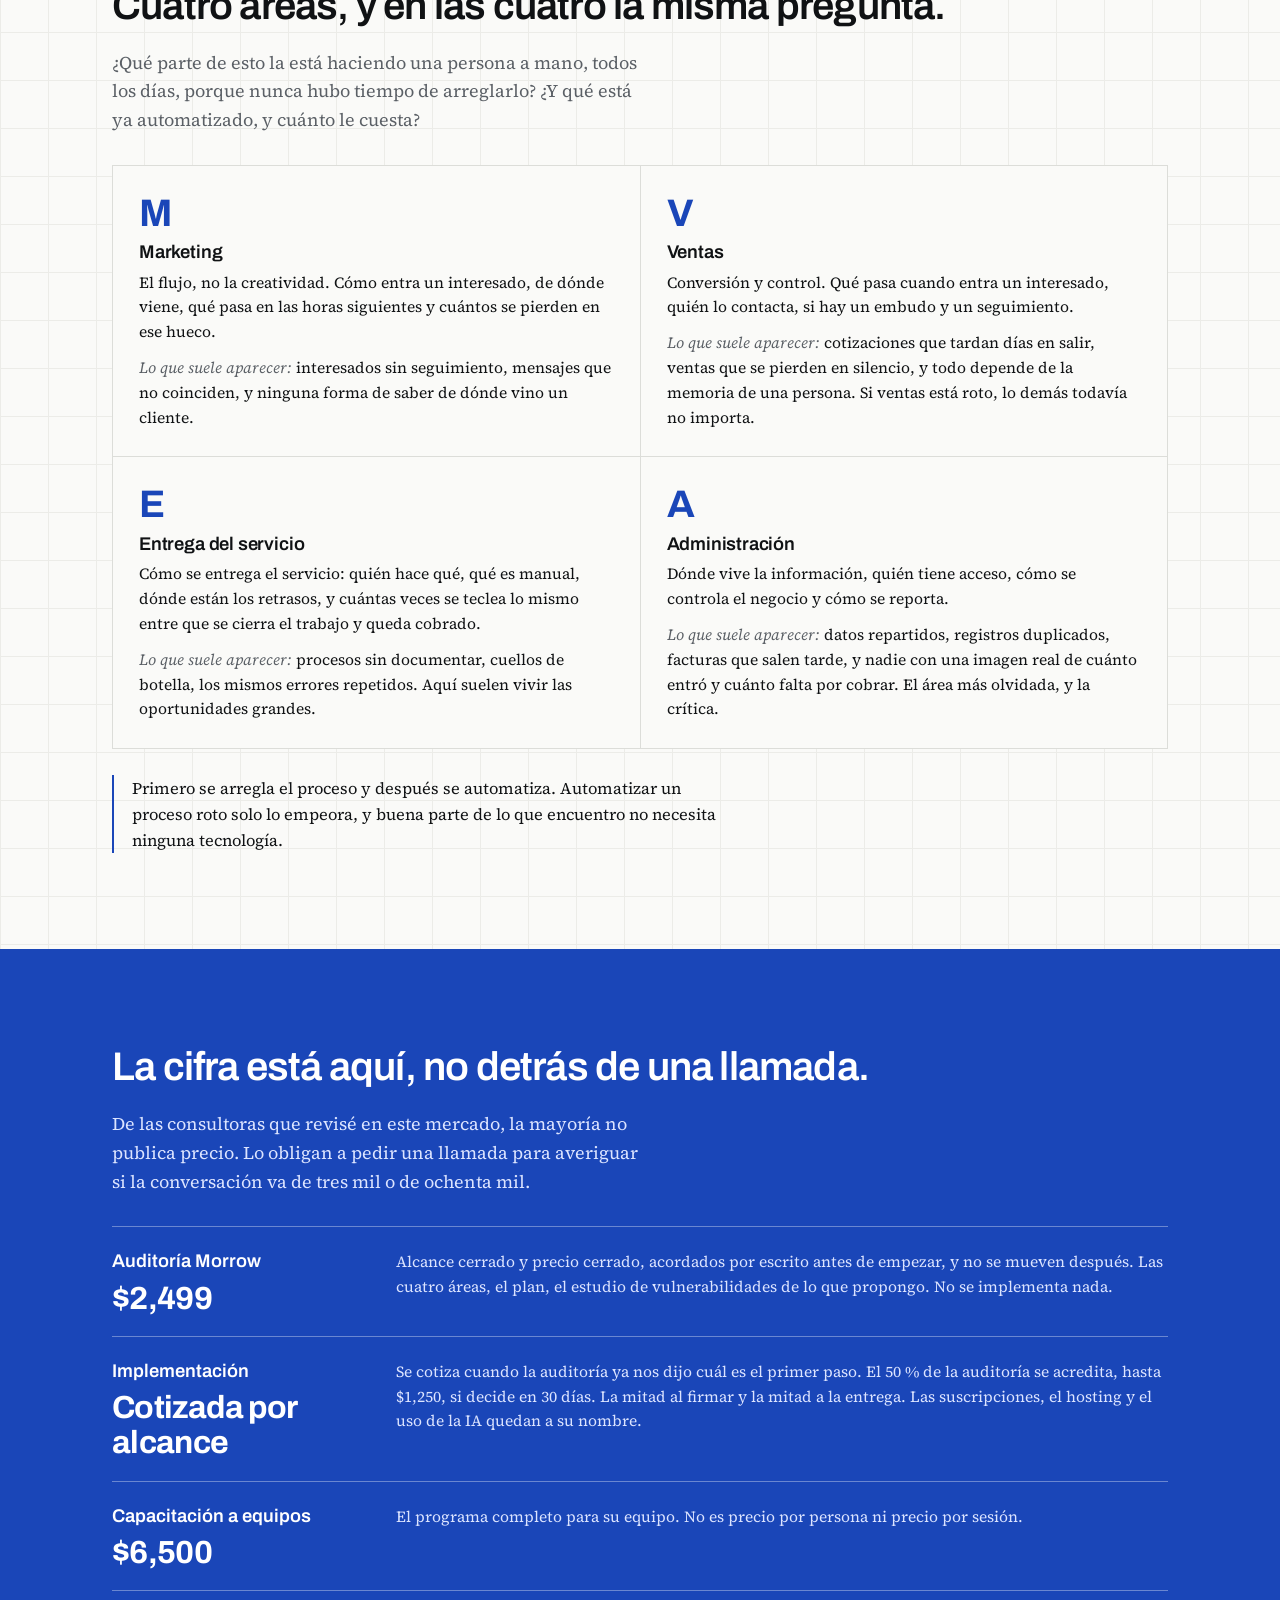
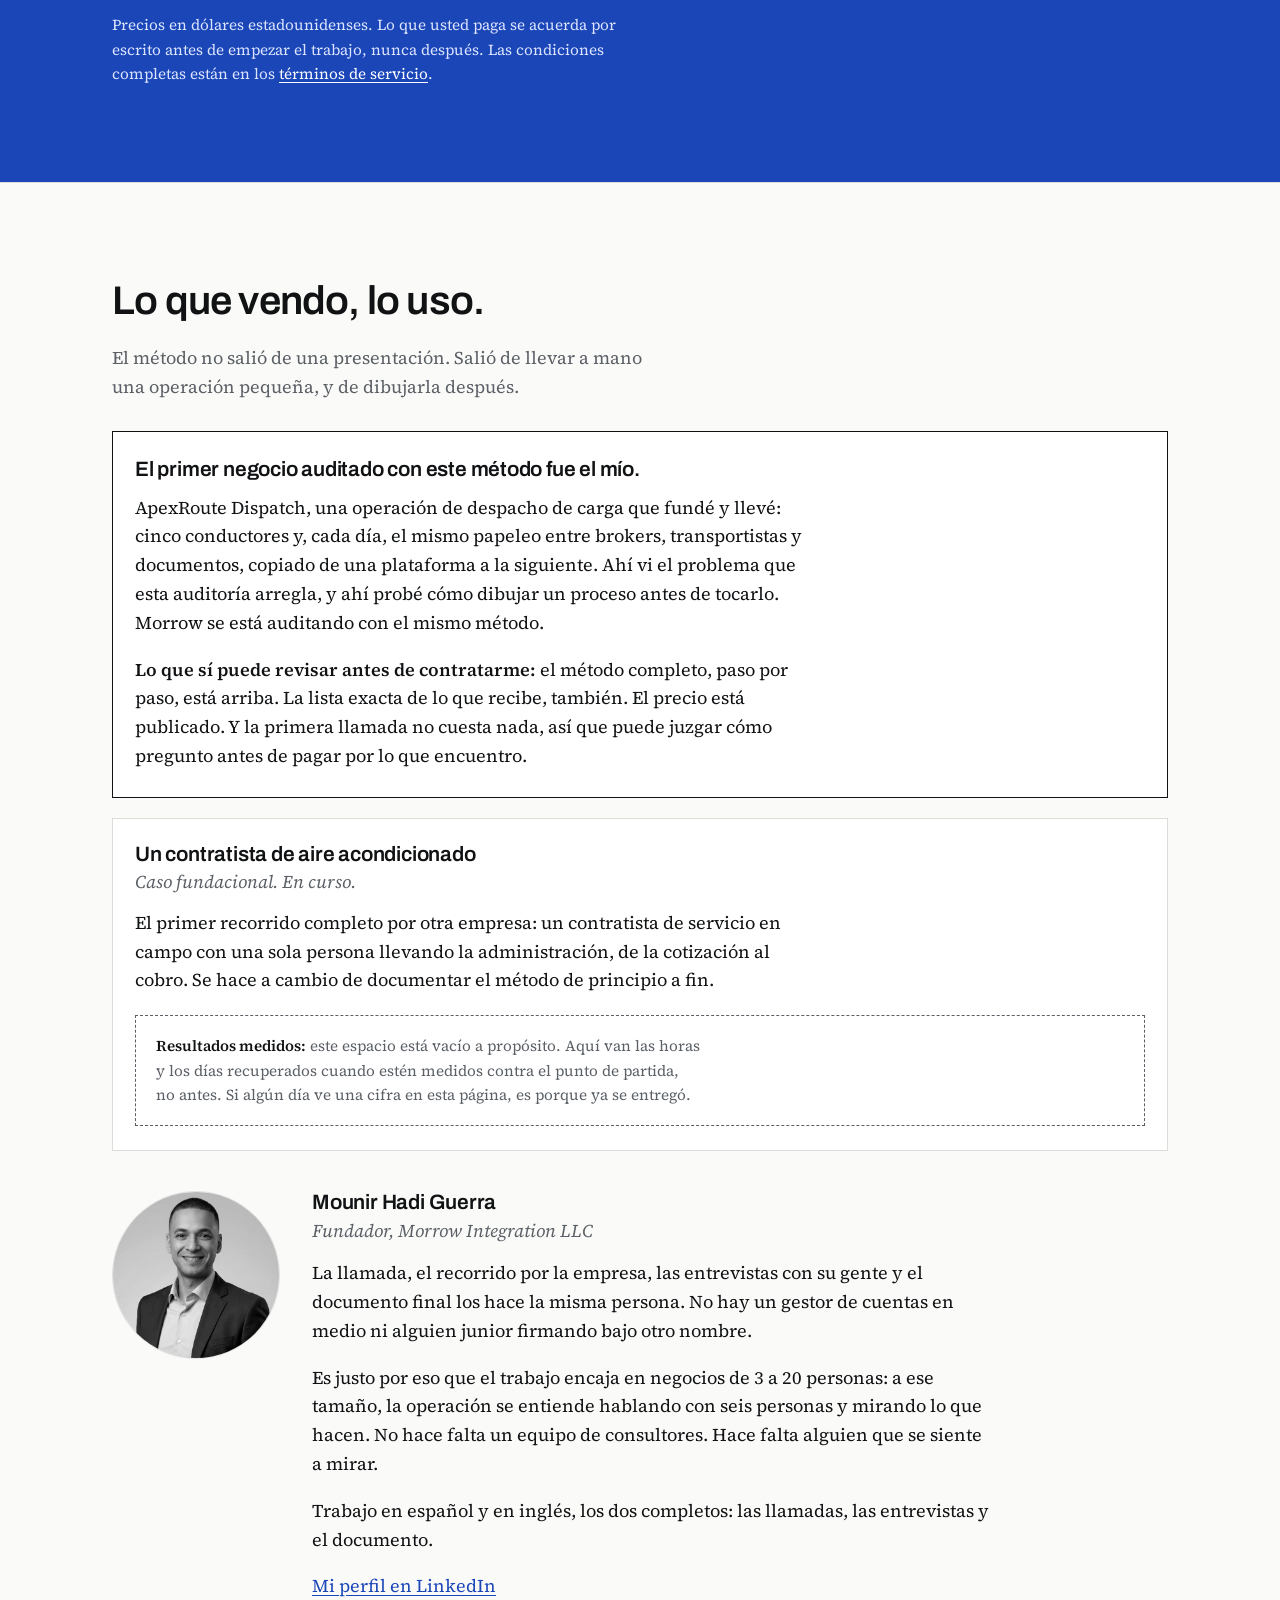
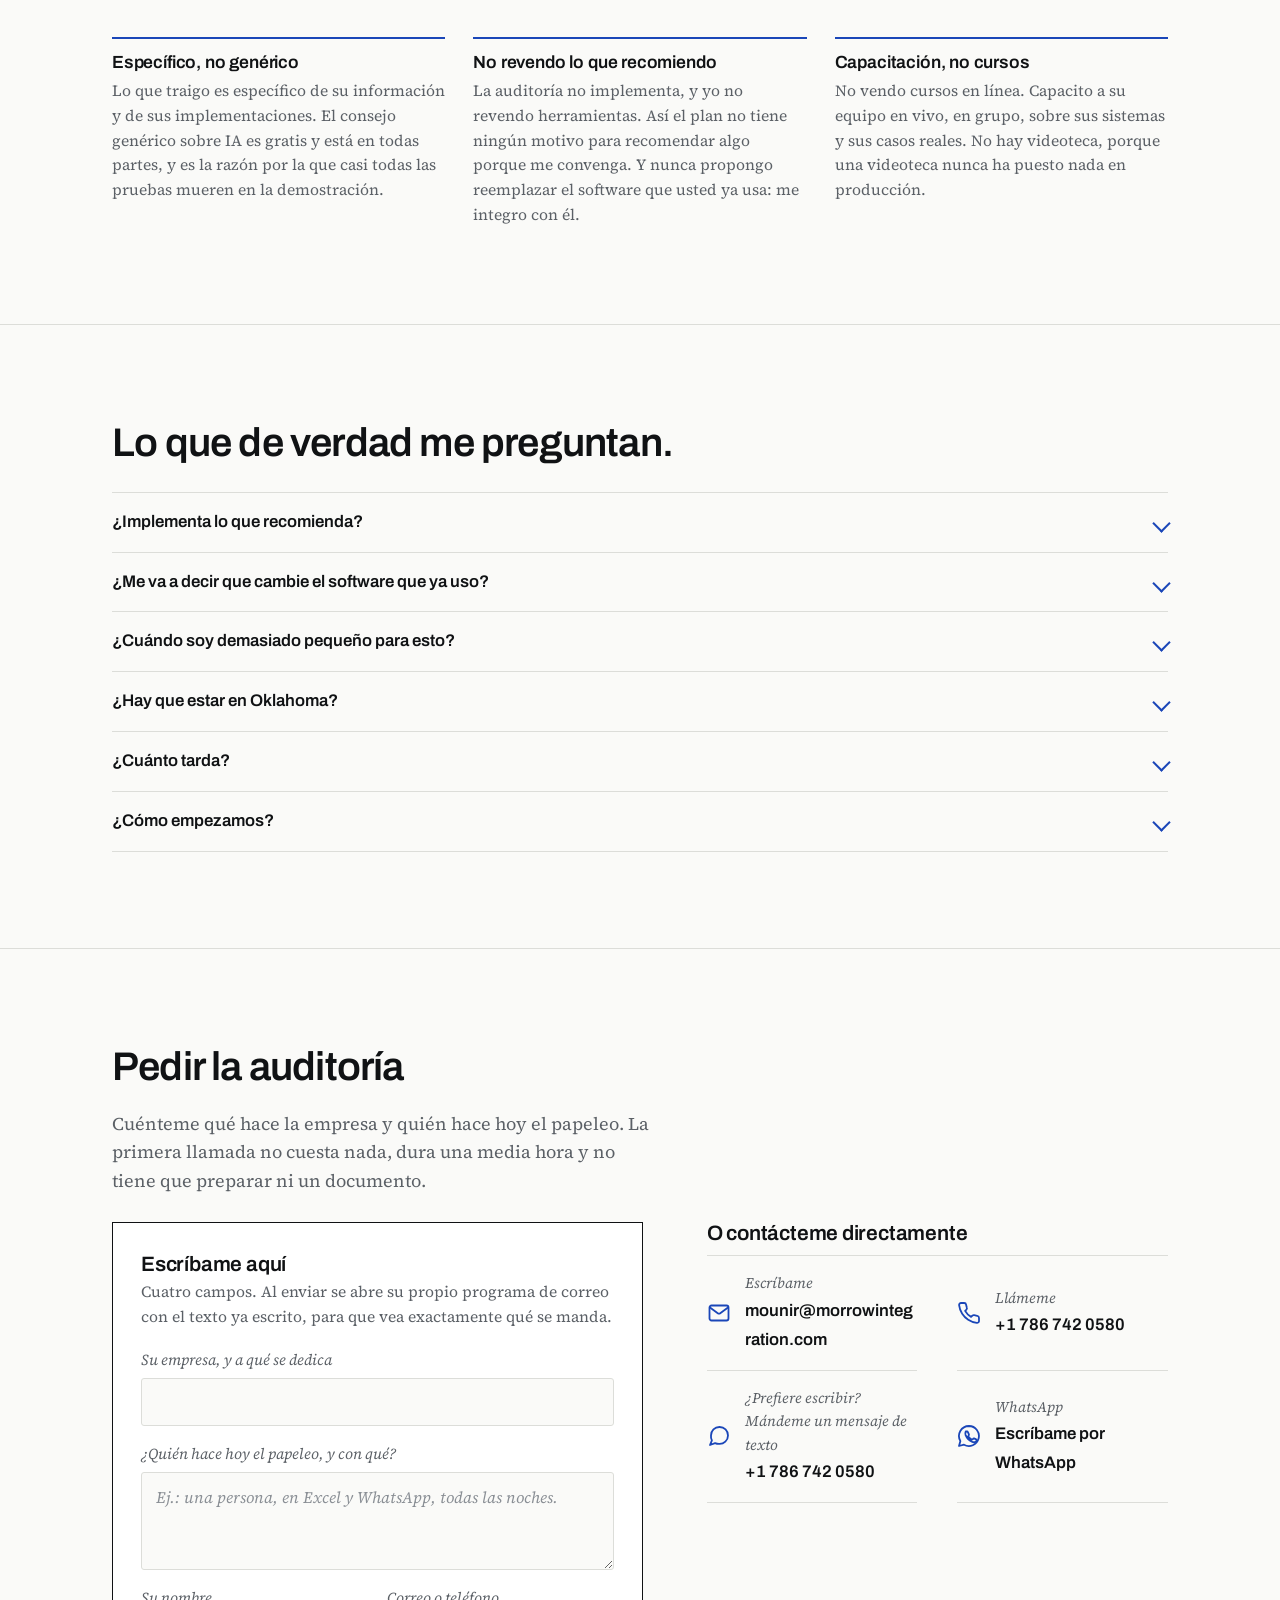
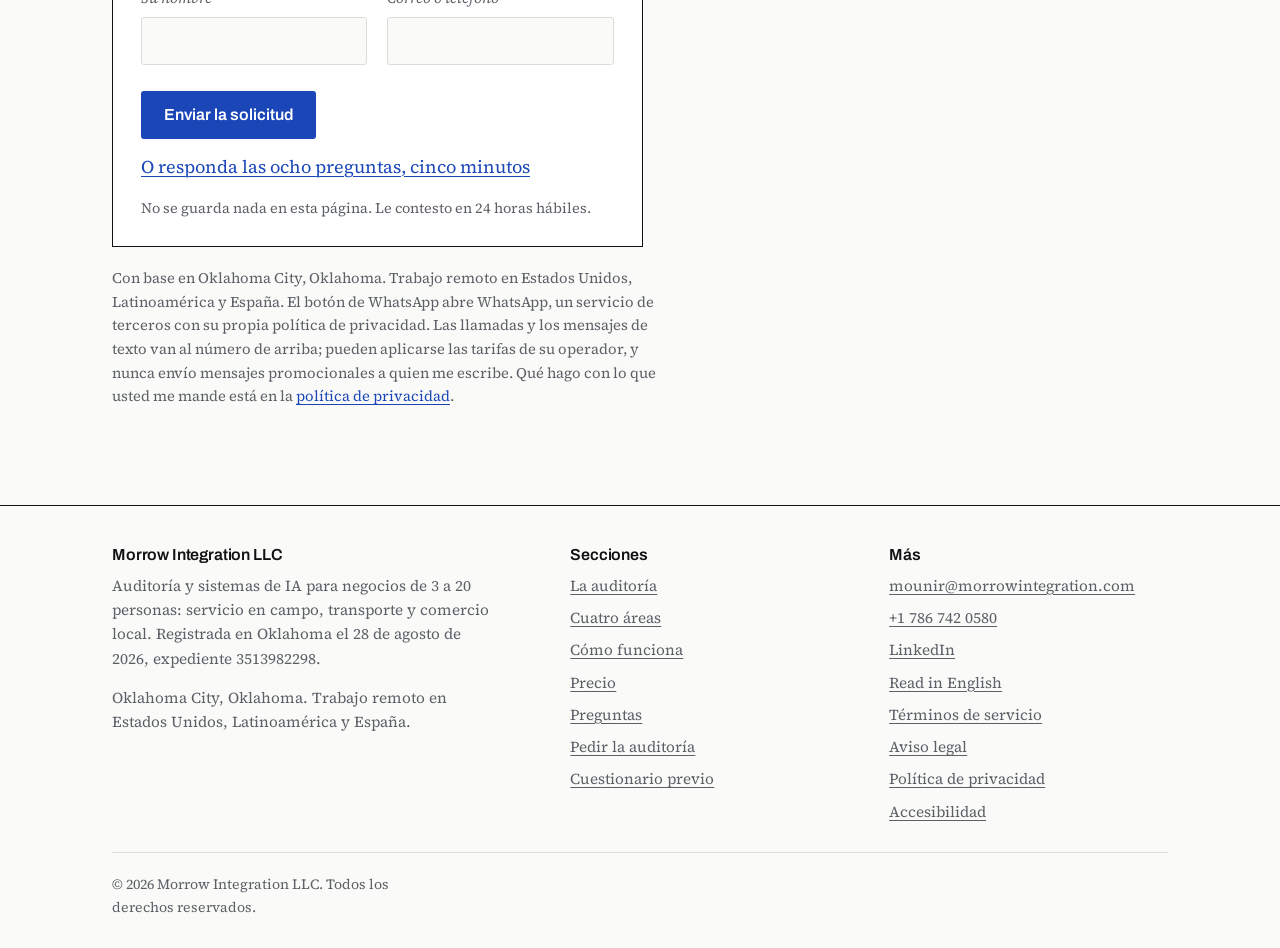
<file: es.html>
<!doctype html>
<html lang="es">
<head>
<meta charset="utf-8">
<meta name="viewport" content="width=device-width, initial-scale=1">
<title>Morrow Integration — Auditoría y sistemas de IA para negocios de 3 a 20 personas | Oklahoma City</title>
<meta name="description" content="Dibujo cómo funciona de verdad su negocio, encuentro dónde la automatización y la IA salen rentables y le entrego un plan que es suyo. Auditoría a $2,499, precio cerrado. Oklahoma City.">
<link rel="alternate" hreflang="en" href="index.html">
<link rel="alternate" hreflang="es" href="es.html">
<link rel="icon" href="favicon.svg" type="image/svg+xml">
<link rel="stylesheet" href="css/estilos.css">
</head>
<body>

<a class="salto-contenido" href="#main">Saltar al contenido</a>

<header class="cabecera">
  <div class="env cabecera__fila">
    <a class="marca" href="es.html">
      <svg class="marca__icono" viewBox="0 0 40 40" role="img" aria-label="Morrow Integration">
        <g fill="none" stroke="currentColor" stroke-linecap="round" stroke-linejoin="round" stroke-width="3">
          <path d="M8 33C7.6 24 9 14.5 11 7"/>
          <path d="M11 7 20 23 29 7"/>
          <path d="M29 7C31 14.5 32.4 24 32 33"/>
        </g>
        <g fill="#1A46B8">
          <circle cx="11" cy="7" r="3"/><circle cx="20" cy="23" r="3"/><circle cx="29" cy="7" r="3"/>
        </g>
      </svg>
      <span class="marca__texto">Morrow Integration<small>Auditoría y sistemas de IA</small></span>
    </a>

    <nav class="nav" aria-label="Principal">
      <ul class="nav__enlaces">
        <li><a href="#auditoria">La auditoría</a></li>
        <li><a href="#areas">Cuatro áreas</a></li>
        <li><a href="#metodo">Cómo funciona</a></li>
        <li><a href="#precio">Precio</a></li>
        <li><a href="#preguntas">Preguntas</a></li>
      </ul>
    </nav>

    <div class="cabecera__acciones">
      <a class="idioma" href="index.html" hreflang="en" lang="en" title="Read in English">EN</a>
      <a class="btn btn--primario" href="#contacto">Pedir la auditoría</a>
      <button class="btn-menu" type="button" aria-expanded="false"
              aria-controls="menu-movil" aria-label="Abrir el menú">
        <svg class="btn-menu__abrir" viewBox="0 0 24 24" fill="none" stroke="currentColor"
             stroke-width="2" stroke-linecap="round" aria-hidden="true">
          <path d="M4 7h16M4 12h16M4 17h16"/>
        </svg>
        <svg class="btn-menu__cerrar" viewBox="0 0 24 24" fill="none" stroke="currentColor"
             stroke-width="2" stroke-linecap="round" aria-hidden="true">
          <path d="M6 6l12 12M18 6L6 18"/>
        </svg>
      </button>
    </div>
  </div>

  <div class="menu-movil" id="menu-movil">
    <ul>
      <li><a href="#auditoria">La auditoría</a></li>
      <li><a href="#areas">Cuatro áreas</a></li>
      <li><a href="#metodo">Cómo funciona</a></li>
      <li><a href="#precio">Precio</a></li>
      <li><a href="#preguntas">Preguntas</a></li>
    </ul>
    <a class="btn btn--primario btn--ancho" href="#contacto">Pedir la auditoría</a>
  </div>
</header>

<main id="main">

  <!-- ================== PORTADA + CÓMO FUNCIONA, con el mapa fijo al lado ================== -->
  <section class="seccion seccion--cuadricula historia">
    <div class="env historia__grid">

      <div class="portada">
        <h1>Antes de automatizar nada, alguien tiene que dibujar cómo trabaja hoy su negocio.</h1>
        <p class="portada__texto">
          Recorro su operación paso a paso, con la gente que hace el trabajo, y le entrego el
          mapa de cómo funciona de verdad, dónde se van las horas y qué conviene automatizar
          primero. La auditoría no instala nada, así que el documento dice lo que es cierto,
          no lo que me convendría venderle después.
        </p>
        <div class="botonera">
          <a class="btn btn--primario btn--ancho" href="#contacto">Pedir la auditoría</a>
          <a class="btn btn--fantasma btn--ancho" href="#auditoria">Ver qué recibe</a>
        </div>
        <dl class="ficha">
          <div><dt>Para</dt><dd>Negocios de 3 a 20 personas</dd></div>
          <div><dt>Entrega</dt><dd>De 10 a 15 días</dd></div>
          <div><dt>La auditoría</dt><dd>$2,499, precio cerrado</dd></div>
          <div><dt>Idiomas</dt><dd>Español e inglés</dd></div>
        </dl>
      </div>

      <!-- El mapa: cómo corre hoy el proceso, enredado. Se dibuja solo al cargar y, con
           js/mapa.js, se va ordenando a medida que se leen los cinco pasos. Sin
           JavaScript se queda en esta etapa. -->
      <div class="historia__mapa">
        <svg class="mapa" viewBox="0 0 680 520" role="img" data-mapa data-texto-auto="automatizado"
             aria-label="Un mapa de proceso que empieza enredado y se va ordenando a medida que se leen los cinco pasos">
          <path class="mapa__trazo" d="M50 470 H200 V470 M200 470 V330 H120 M120 330 H340 V200 M340 200 V290 H260 M260 290 H440 V330 M440 330 V120 H520 M520 120 H610 V430 M520 120 V200 H340"/>
          <g class="mapa__enlaces"></g>
          <g class="mapa__extras"></g>
          <g class="mapa__nodos">
            <g class="nodo" data-id="call" transform="translate(50 470)"><circle r="7"/><text x="-6" y="26" text-anchor="start">Llamada</text></g>
            <g class="nodo" data-id="wa" transform="translate(200 470)"><circle r="7"/><text x="10" y="18" text-anchor="start">WhatsApp</text></g>
            <g class="nodo" data-id="note" transform="translate(120 330)"><circle r="7"/><text x="-10" y="-12" text-anchor="end">Cuaderno</text></g>
            <g class="nodo" data-id="xls" transform="translate(340 200)"><circle r="7"/><text x="10" y="-10" text-anchor="start">Excel</text></g>
            <g class="nodo" data-id="quote" transform="translate(260 290)"><circle r="7"/><text x="-10" y="22" text-anchor="end">Cotización</text></g>
            <g class="nodo" data-id="inv" transform="translate(440 330)"><circle r="7"/><text x="10" y="24" text-anchor="start">Factura</text></g>
            <g class="nodo" data-id="qb" transform="translate(520 120)"><circle r="7"/><text x="-10" y="-12" text-anchor="end">QuickBooks</text></g>
            <g class="nodo" data-id="paid" transform="translate(610 430)"><circle r="7"/><text x="-10" y="26" text-anchor="end">Cobrado</text></g>
          </g>
        </svg>
        <p class="mapa__pie" aria-live="polite">Cómo corre hoy el proceso, tal como se cuenta en la primera llamada.</p>
      </div>

      <div class="metodo" id="metodo">
        <h2>Cinco pasos. Al final, el documento es suyo.</h2>
        <p class="entradilla">
          Sin presentaciones sobre el futuro de la inteligencia artificial. Lo que sale de aquí
          lo puede ejecutar su equipo, un tercero, o yo. Mire el mapa mientras lee.
        </p>

        <ol class="proceso">
          <li class="fase" data-etapa="1"
              data-pie="Lo que usted me cuenta en la primera llamada: ocho pasos, tres de ellos tecleados dos veces, y nadie seguro de dónde se van las horas.">
            <h3>Primera llamada, y después el cuestionario</h3>
            <span class="fase__cuando">Sin costo. Una media hora.</span>
            <p>
              Usted me cuenta qué hace la empresa y dónde duele. Si no creo que la auditoría se
              vaya a pagar sola, se lo digo en la llamada. Después, <a href="cuestionario.html">ocho preguntas, cinco minutos</a>, y una propuesta escrita con alcance y precio cerrados. El plazo empieza
              a contar cuando las dos cosas están hechas.
            </p>
          </li>
          <li class="fase" data-etapa="2"
              data-pie="El mismo proceso, dibujado como funciona de verdad: el cuaderno copiado a Excel y de vuelta, y una cola delante de la factura.">
            <h3>Dibujo los procesos reales</h3>
            <span class="fase__cuando">Semana 1.</span>
            <p>
              Las cuatro áreas, paso a paso, con la gente que hace el trabajo. No la versión del
              manual ni la que se cuenta en la oficina. Cada proceso vuelve como un diagrama que
              usted revisa conmigo.
            </p>
          </li>
          <li class="fase" data-etapa="3"
              data-pie="El cuaderno y el segundo Excel desaparecen. La cola delante de la factura, despejada. Todavía sin software.">
            <h3>Arreglo el proceso antes de tocar la tecnología</h3>
            <span class="fase__cuando">Semanas 1 y 2.</span>
            <p>
              Fricción, cuellos de botella, pasos que nadie necesita, y quién hace qué. Buena
              parte de las mejoras no necesitan ningún programa, y van primero.
            </p>
          </li>
          <li class="fase" data-etapa="4"
              data-pie="Tres traspasos automatizados: la cotización desde WhatsApp, la factura a QuickBooks, el recordatorio de cobro. Cada uno comprobado: accesos, datos, botón de apagado.">
            <h3>Encuentro dónde la automatización y la IA salen rentables, y compruebo que cada una sea segura</h3>
            <span class="fase__cuando">Semana 2.</span>
            <p>
              Sus programas actuales y lo que le cuestan. Cada candidata se pesa contra lo que
              ahorra y lo que cuesta construirla, y la IA solo donde tiene sentido. De cada
              implementación que propongo: qué accesos necesita, qué datos toca, de quién
              depende y si se puede apagar rápido. Si no es segura, no la propongo.
            </p>
          </li>
          <li class="fase" data-etapa="5"
              data-pie="El plan: tres cosas, en este orden, cada una con lo que ahorra. Suyo, lo construya quien lo construya.">
            <h3>Recibe el plan y elige quién lo construye</h3>
            <span class="fase__cuando">Día 10 a 15.</span>
            <p>
              Qué hacer, en qué orden y por qué ese orden. Su propio equipo, un tercero de su
              confianza, o yo. El documento funciona igual en los tres casos, y ese es justo el
              sentido que tiene.
            </p>
          </li>
        </ol>
      </div>

    </div>
  </section>

  <!-- ================== LA PREGUNTA ================== -->
  <section class="seccion pregunta" id="problema">
    <div class="env">
      <h2>¿Quién hace hoy su papeleo, y con qué?</h2>
      <p class="entradilla">
        Es la primera pregunta que le hago a cualquier negocio, porque la respuesta dice más
        que cualquier organigrama. Si es una sola persona, a mano, todos los días, esta
        auditoría es para usted. Y esto es lo que hace que casi todos los proyectos de
        automatización se atasquen antes de llegar ahí.
      </p>
      <ul class="pregunta__lista">
        <li>
          <strong>La herramienta llegó antes que el problema</strong>
          Alguien compra una plataforma y después busca en qué usarla. La prueba funciona, la
          demostración encanta, y en la empresa no cambia nada.
        </li>
        <li>
          <strong>Nadie dibujó el proceso</strong>
          No se puede automatizar lo que nadie ha escrito. La mayor parte del desperdicio
          está en los pasos entre un programa y el siguiente, y ahí no mira ningún proveedor.
        </li>
        <li>
          <strong>El consejo vino de quien vende la herramienta</strong>
          Cuando la misma empresa que lo audita también revende el software, la auditoría ya
          sabe su respuesta antes de empezar.
        </li>
      </ul>
    </div>
  </section>

  <!-- ================== LA OFERTA ================== -->
  <section class="seccion" id="auditoria">
    <div class="env">
      <h2>Primero un documento. Después, solo si sale rentable, la construcción.</h2>
      <p class="entradilla">
        Todo empieza por la auditoría, porque sin ella lo demás es adivinar. Lo que pase
        después lo decide usted, con el documento ya en la mano.
      </p>

      <div class="oferta">

        <article class="pieza pieza--principal">
          <span class="pieza__num">1. Empiece aquí</span>
          <div class="pieza__cols">
            <div>
              <h3>Auditoría Morrow</h3>
              <p class="pieza__precio"><b>$2,499</b> alcance cerrado, precio cerrado</p>
              <p>
                Recorro la empresa de punta a punta, en cuatro áreas, y le entrego un
                documento que su equipo puede ejecutar. En esta fase no se implementa nada. Es
                a propósito: es lo que mantiene honesto el plan.
              </p>
              <p class="pieza__para">
                <strong>Para:</strong> el dueño que ya tiene clientes y facturación, pero
                sigue llevando la administración a mano. Se entrega de 10 a 15 días después
                de la propuesta firmada y del cuestionario respondido, lo que llegue último.
              </p>
            </div>
            <ul class="pieza__lista">
              <li>El mapa de procesos de las cuatro áreas, dibujado como funciona de verdad (BPMN) y revisado con usted</li>
              <li>Los arreglos que no necesitan ninguna tecnología: fricción, cuellos de botella, pasos que nadie necesita</li>
              <li>Dónde la automatización y la IA salen rentables de verdad, en orden, con las opciones descartadas y su motivo</li>
              <li>Un estudio de vulnerabilidades de cada implementación que propongo: qué accesos necesita, qué datos toca, de quién y de qué depende, y si se puede apagar rápido</li>
              <li>Un plan priorizado: qué, en qué orden y por qué ese orden. Es suyo, lo ejecute quien lo ejecute</li>
            </ul>
          </div>
        </article>

        <article class="pieza">
          <span class="pieza__num">2. Después, si usted quiere</span>
          <h3>Implementación</h3>
          <p class="pieza__precio"><b>Cotizada por alcance</b> después de la auditoría</p>
          <p>
            Si decide construir lo que el plan puso primero, lo cotizo cuando los dos sabemos
            qué es. Cotizarlo antes sería adivinar, y la adivinanza la pagaría usted.
          </p>
          <ul class="pieza__lista">
            <li>Software a la medida de su proceso: un CRM o un ERP ligero para clientes, órdenes de trabajo, facturación y cobros</li>
            <li>Automatizaciones con n8n y un agente de WhatsApp, montados sobre las herramientas que ya usa</li>
            <li>Capacitación de su equipo y acompañamiento hasta que se use a diario</li>
            <li>Primera automatización en producción entre 2 y 4 semanas después de la firma</li>
            <li>El 50 % de lo que pagó por la auditoría se acredita a la construcción, hasta $1,250, si decide en los 30 días siguientes a la entrega</li>
          </ul>
          <p class="pieza__para">
            <strong>Para:</strong> negocios que quieren el primer paso construido y
            funcionando, no solo planeado.
          </p>
        </article>

        <article class="pieza">
          <span class="pieza__num">3. Si tiene equipo técnico</span>
          <h3>Capacitación a equipos</h3>
          <p class="pieza__precio"><b>$6,500</b> programa completo</p>
          <p>
            Su equipo sabe <strong>qué</strong> quiere implementar. Lo que todavía no sabe es
            <strong>cómo</strong>. Ese hueco lo cierro con su gente, en vivo.
          </p>
          <ul class="pieza__lista">
            <li>Sesiones en vivo con su equipo técnico, en grupo</li>
            <li>Montadas sobre sus herramientas y sus casos reales, no sobre ejemplos de juguete</li>
            <li>No es un curso en línea. No hay ninguna videoteca que entregarle.</li>
          </ul>
          <p class="pieza__para">
            <strong>Para:</strong> empresas con equipo técnico propio.
          </p>
        </article>

      </div>
    </div>
  </section>

  <!-- ================== CUATRO ÁREAS ================== -->
  <section class="seccion seccion--cuadricula" id="areas">
    <div class="env">
      <h2>Cuatro áreas, y en las cuatro la misma pregunta.</h2>
      <p class="entradilla">
        ¿Qué parte de esto la está haciendo una persona a mano, todos los días, porque nunca
        hubo tiempo de arreglarlo? ¿Y qué está ya automatizado, y cuánto le cuesta?
      </p>

      <div class="areas">
        <div class="area">
          <span class="area__letra" aria-hidden="true">M</span>
          <h3>Marketing</h3>
          <p>El flujo, no la creatividad. Cómo entra un interesado, de dónde viene, qué pasa en las horas siguientes y cuántos se pierden en ese hueco.</p>
          <p><em>Lo que suele aparecer:</em> interesados sin seguimiento, mensajes que no coinciden, y ninguna forma de saber de dónde vino un cliente.</p>
        </div>
        <div class="area">
          <span class="area__letra" aria-hidden="true">V</span>
          <h3>Ventas</h3>
          <p>Conversión y control. Qué pasa cuando entra un interesado, quién lo contacta, si hay un embudo y un seguimiento.</p>
          <p><em>Lo que suele aparecer:</em> cotizaciones que tardan días en salir, ventas que se pierden en silencio, y todo depende de la memoria de una persona. Si ventas está roto, lo demás todavía no importa.</p>
        </div>
        <div class="area">
          <span class="area__letra" aria-hidden="true">E</span>
          <h3>Entrega del servicio</h3>
          <p>Cómo se entrega el servicio: quién hace qué, qué es manual, dónde están los retrasos, y cuántas veces se teclea lo mismo entre que se cierra el trabajo y queda cobrado.</p>
          <p><em>Lo que suele aparecer:</em> procesos sin documentar, cuellos de botella, los mismos errores repetidos. Aquí suelen vivir las oportunidades grandes.</p>
        </div>
        <div class="area">
          <span class="area__letra" aria-hidden="true">A</span>
          <h3>Administración</h3>
          <p>Dónde vive la información, quién tiene acceso, cómo se controla el negocio y cómo se reporta.</p>
          <p><em>Lo que suele aparecer:</em> datos repartidos, registros duplicados, facturas que salen tarde, y nadie con una imagen real de cuánto entró y cuánto falta por cobrar. El área más olvidada, y la crítica.</p>
        </div>
      </div>

      <p class="nota-metodo">
        Primero se arregla el proceso y después se automatiza. Automatizar un proceso roto
        solo lo empeora, y buena parte de lo que encuentro no necesita ninguna tecnología.
      </p>
    </div>
  </section>

  <!-- ================== PRECIO ================== -->
  <section class="seccion precio" id="precio">
    <div class="env">
      <h2>La cifra está aquí, no detrás de una llamada.</h2>
      <p class="entradilla">
        De las consultoras que revisé en este mercado, la mayoría no publica precio. Lo
        obligan a pedir una llamada para averiguar si la conversación va de tres mil o de
        ochenta mil.
      </p>

      <dl class="precio__lista">
        <div class="precio__fila">
          <dt>Auditoría Morrow<span class="precio__cifra">$2,499</span></dt>
          <dd>
            Alcance cerrado y precio cerrado, acordados por escrito antes de empezar, y no se
            mueven después. Las cuatro áreas, el plan, el estudio de vulnerabilidades de lo
            que propongo. No se implementa nada.
          </dd>
        </div>
        <div class="precio__fila">
          <dt>Implementación<span class="precio__cifra">Cotizada por alcance</span></dt>
          <dd>
            Se cotiza cuando la auditoría ya nos dijo cuál es el primer paso. El 50 % de la
            auditoría se acredita, hasta $1,250, si decide en 30 días. La mitad al firmar y
            la mitad a la entrega. Las suscripciones, el hosting y el uso de la IA quedan a
            su nombre.
          </dd>
        </div>
        <div class="precio__fila">
          <dt>Capacitación a equipos<span class="precio__cifra">$6,500</span></dt>
          <dd>
            El programa completo para su equipo. No es precio por persona ni precio por
            sesión.
          </dd>
        </div>
      </dl>
      <p class="precio__nota">
        Precios en dólares estadounidenses. Lo que usted paga se acuerda por escrito antes de
        empezar el trabajo, nunca después. Las condiciones completas están en los
        <a href="terminos.html">términos de servicio</a>.
      </p>
    </div>
  </section>

  <!-- ================== QUIÉN ================== -->
  <section class="seccion" id="quien">
    <div class="env">
      <h2>Lo que vendo, lo uso.</h2>
      <p class="entradilla">
        El método no salió de una presentación. Salió de llevar a mano una operación pequeña,
        y de dibujarla después.
      </p>

      <div class="franqueza">
        <h3>El primer negocio auditado con este método fue el mío.</h3>
        <p>
          ApexRoute Dispatch, una operación de despacho de carga que fundé y llevé: cinco
          conductores y, cada día, el mismo papeleo entre brokers, transportistas y documentos,
          copiado de una plataforma a la siguiente. Ahí vi el problema que esta auditoría
          arregla, y ahí probé cómo dibujar un proceso antes de tocarlo. Morrow se está
          auditando con el mismo método.
        </p>
        <p>
          <strong>Lo que sí puede revisar antes de contratarme:</strong> el método completo,
          paso por paso, está arriba. La lista exacta de lo que recibe, también. El precio
          está publicado. Y la primera llamada no cuesta nada, así que puede juzgar cómo
          pregunto antes de pagar por lo que encuentro.
        </p>
      </div>

      <div class="caso">
        <h3>Un contratista de aire acondicionado</h3>
        <p class="caso__estado">Caso fundacional. En curso.</p>
        <p>
          El primer recorrido completo por otra empresa: un contratista de servicio en campo
          con una sola persona llevando la administración, de la cotización al cobro. Se hace a
          cambio de documentar el método de principio a fin.
        </p>
        <div class="hueco">
          <p>
            <strong>Resultados medidos:</strong> este espacio está vacío a propósito. Aquí van
            las horas y los días recuperados cuando estén medidos contra el punto de partida,
            no antes. Si algún día ve una cifra en esta página, es porque ya se entregó.
          </p>
        </div>
      </div>

      <div class="perfil">
        <img class="perfil__foto" src="imagenes/perfil.jpg" width="168" height="168"
             alt="Mounir Hadi Guerra, fundador de Morrow Integration">
        <div class="perfil__texto">
          <h3 class="perfil__nombre">Mounir Hadi Guerra</h3>
          <p class="perfil__cargo">Fundador, Morrow Integration LLC</p>
          <p>
            La llamada, el recorrido por la empresa, las entrevistas con su gente y el
            documento final los hace la misma persona. No hay un gestor de cuentas en medio ni
            alguien junior firmando bajo otro nombre.
          </p>
          <p>
            Es justo por eso que el trabajo encaja en negocios de 3 a 20 personas: a ese
            tamaño, la operación se entiende hablando con seis personas y mirando lo que
            hacen. No hace falta un equipo de consultores. Hace falta alguien que se siente a
            mirar.
          </p>
          <p>Trabajo en español y en inglés, los dos completos: las llamadas, las entrevistas y el documento.</p>
          <p class="perfil__enlace"><a href="https://www.linkedin.com/in/mounir-hadi" rel="noopener">Mi perfil en LinkedIn</a></p>
        </div>
      </div>

      <ul class="pilares">
        <li class="pilar">
          <h3>Específico, no genérico</h3>
          <p>
            Lo que traigo es específico de su información y de sus implementaciones. El
            consejo genérico sobre IA es gratis y está en todas partes, y es la razón por la
            que casi todas las pruebas mueren en la demostración.
          </p>
        </li>
        <li class="pilar">
          <h3>No revendo lo que recomiendo</h3>
          <p>
            La auditoría no implementa, y yo no revendo herramientas. Así el plan no tiene
            ningún motivo para recomendar algo porque me convenga. Y nunca propongo reemplazar
            el software que usted ya usa: me integro con él.
          </p>
        </li>
        <li class="pilar">
          <h3>Capacitación, no cursos</h3>
          <p>
            No vendo cursos en línea. Capacito a su equipo en vivo, en grupo, sobre sus
            sistemas y sus casos reales. No hay videoteca, porque una videoteca nunca ha
            puesto nada en producción.
          </p>
        </li>
      </ul>
    </div>
  </section>

  <!-- ================== PREGUNTAS ================== -->
  <section class="seccion" id="preguntas">
    <div class="env">
      <h2>Lo que de verdad me preguntan.</h2>

      <div class="faq">
        <details>
          <summary>¿Implementa lo que recomienda?</summary>
          <p>
            Dentro de la auditoría no, y ese es el punto. Si después quiere que construya el
            primer paso, eso es la implementación, se cotiza aparte, y usted lo decide con el
            documento ya en la mano. Tiene la misma libertad de llevárselo a su equipo o a
            otra empresa: está escrito para funcionar en los tres casos.
          </p>
        </details>
        <details>
          <summary>¿Me va a decir que cambie el software que ya uso?</summary>
          <p>
            No. El plan se construye encima de lo que ya tiene. Si alguna herramienta de
            verdad no da para lo que necesita, se lo digo con el motivo por escrito, pero la
            propuesta por defecto siempre es integrar, nunca reemplazar.
          </p>
        </details>
        <details>
          <summary>¿Cuándo soy demasiado pequeño para esto?</summary>
          <p>
            El trabajo está pensado para negocios de 3 a 20 personas. Por debajo, normalmente
            no hay traspasos entre áreas que mapear, y la auditoría costaría más que el
            problema que encuentra. Se lo digo en la primera llamada, no después de la factura.
          </p>
        </details>
        <details>
          <summary>¿Hay que estar en Oklahoma?</summary>
          <p>
            Oklahoma City es donde estoy, y el recorrido sale mejor cuando puedo ir en persona.
            Pero el trabajo se hace igual de bien en remoto, en Estados Unidos, en
            Latinoamérica y en España.
          </p>
        </details>
        <details>
          <summary>¿Cuánto tarda?</summary>
          <p>
            De diez a quince días desde que la propuesta está firmada y el cuestionario
            respondido. Si por lo que sea va a tardar más, lo sabe antes de empezar, no a
            mitad de camino.
          </p>
        </details>
        <details>
          <summary>¿Cómo empezamos?</summary>
          <p>
            Escríbame o llámeme y cuénteme qué hace la empresa y quién hace hoy el papeleo. La
            primera llamada no cuesta nada y no hay que preparar nada. Si prefiere escribir
            primero, el <a href="cuestionario.html">cuestionario previo</a> son ocho preguntas
            y cinco minutos.
          </p>
        </details>
      </div>
    </div>
  </section>

  <!-- ================== CONTACTO ================== -->
  <section class="seccion contacto" id="contacto">
    <div class="env">
      <h2>Pedir la auditoría</h2>
      <p class="entradilla">
        Cuénteme qué hace la empresa y quién hace hoy el papeleo. La primera llamada no
        cuesta nada, dura una media hora y no tiene que preparar ni un documento.
      </p>

      <div class="contacto__grid">
        <!-- Formulario sin servidor: al enviar se abre el correo del visitante con el
             texto escrito (js/formulario.js). Sin JavaScript manda igual por mailto:. -->
        <form class="formulario" action="mailto:mounir@morrowintegration.com" method="post" enctype="text/plain"
              data-mailto="mounir@morrowintegration.com" data-asunto="Solicitud de auditoría" data-asunto-campo="empresa"
              data-titulo="SOLICITUD DE AUDITORÍA — MORROW INTEGRATION">
          <h3>Escríbame aquí</h3>
          <p class="formulario__intro">
            Cuatro campos. Al enviar se abre su propio programa de correo con el texto ya
            escrito, para que vea exactamente qué se manda.
          </p>
          <label class="campo">
            <span class="campo__etiqueta">Su empresa, y a qué se dedica</span>
            <input type="text" name="empresa" required autocomplete="organization">
          </label>
          <label class="campo">
            <span class="campo__etiqueta">¿Quién hace hoy el papeleo, y con qué?</span>
            <textarea name="papeleo" rows="3" placeholder="Ej.: una persona, en Excel y WhatsApp, todas las noches."></textarea>
          </label>
          <div class="campos-dos">
            <label class="campo">
              <span class="campo__etiqueta">Su nombre</span>
              <input type="text" name="nombre" required autocomplete="name">
            </label>
            <label class="campo">
              <span class="campo__etiqueta">Correo o teléfono</span>
              <input type="text" name="contacto" required>
            </label>
          </div>
          <div class="formulario__acciones">
            <button class="btn btn--primario" type="submit">Enviar la solicitud</button>
            <a href="cuestionario.html">O responda las ocho preguntas, cinco minutos</a>
          </div>
          <p class="formulario__nota">No se guarda nada en esta página. Le contesto en 24 horas hábiles.</p>
        </form>

        <div>
          <h3>O contácteme directamente</h3>
      <div class="canales">
        <a class="canal" href="mailto:mounir@morrowintegration.com">
          <span class="canal__icono" aria-hidden="true">
            <svg viewBox="0 0 24 24" fill="none" stroke-width="1.8" stroke-linecap="round" stroke-linejoin="round">
              <rect x="2.5" y="4.5" width="19" height="15" rx="2"/>
              <path d="M3 6.5l8.1 5.9a1.6 1.6 0 0 0 1.8 0L21 6.5"/>
            </svg>
          </span>
          <span class="canal__texto">
            <small>Escríbame</small>
            <span>mounir@morrowintegration.com</span>
          </span>
        </a>

        <a class="canal" href="tel:+17867420580">
          <span class="canal__icono" aria-hidden="true">
            <svg viewBox="0 0 24 24" fill="none" stroke-width="1.8" stroke-linecap="round" stroke-linejoin="round">
              <path d="M22 16.9v3a2 2 0 0 1-2.2 2 19.8 19.8 0 0 1-8.6-3.1 19.5 19.5 0 0 1-6-6A19.8 19.8 0 0 1 2.1 4.2 2 2 0 0 1 4.1 2h3a2 2 0 0 1 2 1.7c.1 1 .4 1.9.7 2.8a2 2 0 0 1-.4 2.1L8.1 9.9a16 16 0 0 0 6 6l1.3-1.3a2 2 0 0 1 2.1-.4c.9.3 1.8.6 2.8.7a2 2 0 0 1 1.7 2z"/>
            </svg>
          </span>
          <span class="canal__texto">
            <small>Llámeme</small>
            <span>+1 786 742 0580</span>
          </span>
        </a>

        <a class="canal" href="sms:+17867420580">
          <span class="canal__icono" aria-hidden="true">
            <svg viewBox="0 0 24 24" fill="none" stroke-width="1.8" stroke-linecap="round" stroke-linejoin="round">
              <path d="M21 11.5a8.4 8.4 0 0 1-9 8.4 9.8 9.8 0 0 1-3.9-.8L3 21l1.9-4.6A8.3 8.3 0 0 1 4 11.5 8.4 8.4 0 0 1 12.5 3 8.4 8.4 0 0 1 21 11.5z"/>
            </svg>
          </span>
          <span class="canal__texto">
            <small>¿Prefiere escribir? Mándeme un mensaje de texto</small>
            <span>+1 786 742 0580</span>
          </span>
        </a>

        <a class="canal" href="https://wa.me/17867420580" rel="noopener">
          <span class="canal__icono" aria-hidden="true">
            <svg viewBox="0 0 24 24" fill="none" stroke-width="1.8" stroke-linecap="round" stroke-linejoin="round">
              <path d="M12 2a10 10 0 0 0-8.6 15.1L2 22l5-1.3A10 10 0 1 0 12 2z"/>
              <path d="M8.5 8.2c.3-.7.6-.7.9-.7h.7c.2 0 .5 0 .8.6l1 2.3c.1.3.1.5 0 .7l-.5.7c-.2.2-.3.4-.1.7a7.6 7.6 0 0 0 3.5 3c.4.2.6.1.8-.1l.7-.8c.2-.3.4-.3.7-.2l2.2 1c.3.2.4.4.4.6a2.4 2.4 0 0 1-1.7 2.2 4.6 4.6 0 0 1-3-.5 12.6 12.6 0 0 1-6.3-6.6 4.4 4.4 0 0 1 .2-3.6z"/>
            </svg>
          </span>
          <span class="canal__texto">
            <small>WhatsApp</small>
            <span>Escríbame por WhatsApp</span>
          </span>
        </a>
      </div>
        </div>
      </div>

      <p class="contacto__nota">
        Con base en Oklahoma City, Oklahoma. Trabajo remoto en Estados Unidos, Latinoamérica y
        España. El botón de WhatsApp abre WhatsApp, un servicio de terceros con su propia
        política de privacidad. Las llamadas y los mensajes de texto van al número de arriba;
        pueden aplicarse las tarifas de su operador, y nunca envío mensajes promocionales a
        quien me escribe. Qué hago con lo que usted me mande está en la
        <a href="privacidad.html">política de privacidad</a>.
      </p>
    </div>
  </section>

</main>

<footer class="pie">
  <div class="env">
    <div class="pie__grid">
      <div>
        <h3>Morrow Integration LLC</h3>
        <p>
          Auditoría y sistemas de IA para negocios de 3 a 20 personas: servicio en campo,
          transporte y comercio local. Registrada en Oklahoma el 28 de agosto de 2026,
          expediente 3513982298.
        </p>
        <p>Oklahoma City, Oklahoma. Trabajo remoto en Estados Unidos, Latinoamérica y España.</p>
      </div>
      <div>
        <h3>Secciones</h3>
        <ul>
          <li><a href="#auditoria">La auditoría</a></li>
          <li><a href="#areas">Cuatro áreas</a></li>
          <li><a href="#metodo">Cómo funciona</a></li>
          <li><a href="#precio">Precio</a></li>
          <li><a href="#preguntas">Preguntas</a></li>
          <li><a href="#contacto">Pedir la auditoría</a></li>
          <li><a href="cuestionario.html">Cuestionario previo</a></li>
        </ul>
      </div>
      <div>
        <h3>Más</h3>
        <ul>
          <li><a href="mailto:mounir@morrowintegration.com">mounir@morrowintegration.com</a></li>
          <li><a href="tel:+17867420580">+1 786 742 0580</a></li>
          <li><a href="https://www.linkedin.com/in/mounir-hadi" rel="noopener">LinkedIn</a></li>
          <li><a href="index.html" hreflang="en" lang="en">Read in English</a></li>
          <li><a href="terminos.html">Términos de servicio</a></li>
          <li><a href="aviso-legal.html">Aviso legal</a></li>
          <li><a href="privacidad.html">Política de privacidad</a></li>
          <li><a href="accesibilidad.html">Accesibilidad</a></li>
        </ul>
      </div>
    </div>

    <div class="pie__legal">
      <p>&copy; 2026 Morrow Integration LLC. Todos los derechos reservados.</p>
    </div>
  </div>
</footer>

<script src="js/main.js"></script>
<script src="js/mapa.js"></script>
<script src="js/formulario.js"></script>
</body>
</html>
</file>
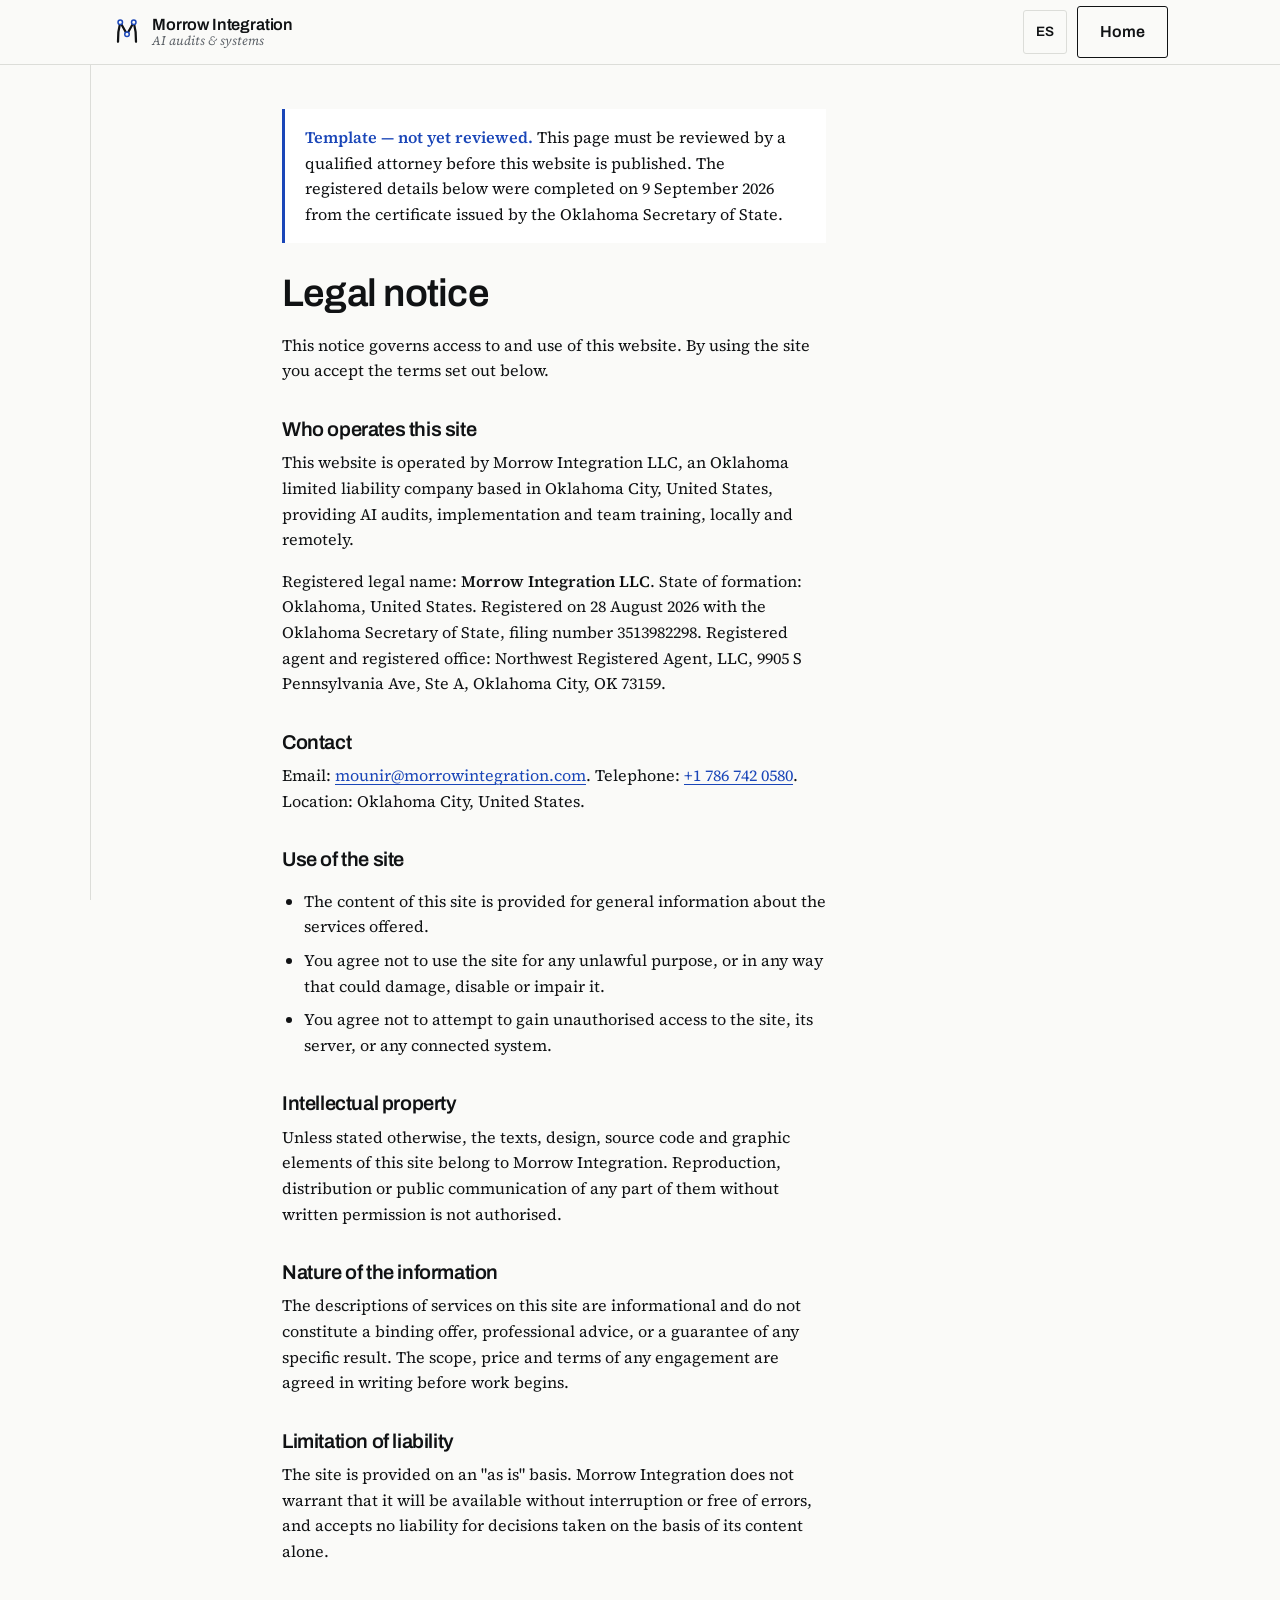
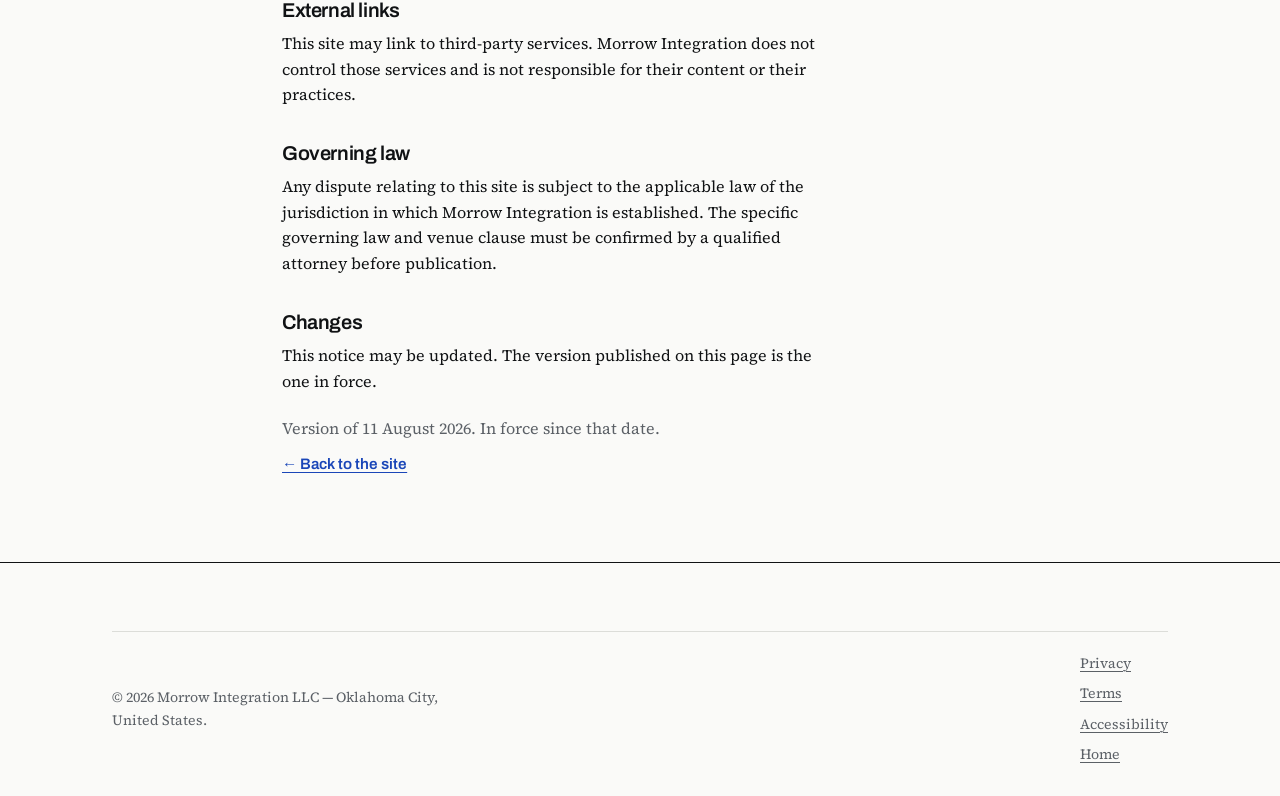
<file: legal.html>
<!doctype html>
<html lang="en">
<head>
<meta charset="utf-8">
<meta name="viewport" content="width=device-width, initial-scale=1">
<title>Legal notice — Morrow Integration | Oklahoma City</title>
<meta name="description" content="Legal notice and terms of use for the Morrow Integration website. AI audits, implementation and team training. Oklahoma City, United States.">
<link rel="alternate" hreflang="en" href="legal.html">
<link rel="alternate" hreflang="es" href="aviso-legal.html">
<link rel="icon" href="favicon.svg" type="image/svg+xml">
<link rel="stylesheet" href="css/estilos.css">
</head>
<body>

<a class="salto-contenido" href="#main">Skip to content</a>

<header class="cabecera">
  <div class="env cabecera__fila">
    <a class="marca" href="index.html">
      <svg class="marca__icono" viewBox="0 0 40 40" role="img" aria-label="Morrow Integration">
        <g fill="none" stroke="currentColor" stroke-linecap="round" stroke-linejoin="round" stroke-width="3">
          <path d="M8 33C7.6 24 9 14.5 11 7"/>
          <path d="M11 7 20 23 29 7"/>
          <path d="M29 7C31 14.5 32.4 24 32 33"/>
        </g>
        <g fill="#1A46B8">
          <circle cx="11" cy="7" r="3"/><circle cx="20" cy="23" r="3"/><circle cx="29" cy="7" r="3"/>
        </g>
      </svg>      <span class="marca__texto">Morrow Integration<small>AI audits &amp; systems</small></span>
    </a>
    <div class="cabecera__acciones">
      <a class="idioma" href="aviso-legal.html" hreflang="es" lang="es" title="Ver en español">ES</a>
      <a class="btn btn--fantasma" href="index.html">Home</a>
    </div>
  </div>
</header>

<main class="doc" id="main">
  <div class="env">

    <p class="plantilla-aviso">
      <strong>Template — not yet reviewed.</strong> This page must be reviewed by a qualified
      attorney before this website is published. The registered details below were completed
      on 9 September 2026 from the certificate issued by the Oklahoma Secretary of State.
    </p>

    <h1>Legal notice</h1>

    <p>
      This notice governs access to and use of this website. By using the site you
      accept the terms set out below.
    </p>

    <h2>Who operates this site</h2>
    <p>
      This website is operated by Morrow Integration LLC, an Oklahoma limited liability
      company based in Oklahoma City, United States, providing AI audits, implementation and
      team training, locally and remotely.
    </p>

    <p>
      Registered legal name: <strong>Morrow Integration LLC</strong>. State of formation:
      Oklahoma, United States. Registered on 28 August 2026 with the Oklahoma Secretary of
      State, filing number 3513982298. Registered agent and registered office: Northwest
      Registered Agent, LLC, 9905 S Pennsylvania Ave, Ste A, Oklahoma City, OK 73159.
    </p>

    <h2>Contact</h2>
    <p>
      Email: <a href="mailto:mounir@morrowintegration.com">mounir@morrowintegration.com</a>.
      Telephone: <a href="tel:+17867420580">+1 786 742 0580</a>.
      Location: Oklahoma City, United States.
    </p>

    <h2>Use of the site</h2>
    <ul>
      <li>The content of this site is provided for general information about the services offered.</li>
      <li>You agree not to use the site for any unlawful purpose, or in any way that could damage, disable or impair it.</li>
      <li>You agree not to attempt to gain unauthorised access to the site, its server, or any connected system.</li>
    </ul>

    <h2>Intellectual property</h2>
    <p>
      Unless stated otherwise, the texts, design, source code and graphic elements of
      this site belong to Morrow Integration. Reproduction, distribution or public
      communication of any part of them without written permission is not authorised.
    </p>

    <h2>Nature of the information</h2>
    <p>
      The descriptions of services on this site are informational and do not
      constitute a binding offer, professional advice, or a guarantee of any specific
      result. The scope, price and terms of any engagement are agreed in writing
      before work begins.
    </p>

    <h2>Limitation of liability</h2>
    <p>
      The site is provided on an "as is" basis. Morrow Integration does not warrant that
      it will be available without interruption or free of errors, and accepts no
      liability for decisions taken on the basis of its content alone.
    </p>

    <h2>External links</h2>
    <p>
      This site may link to third-party services. Morrow Integration does not control
      those services and is not responsible for their content or their practices.
    </p>

    <h2>Governing law</h2>
    <!-- PENDIENTE: confirmar con un abogado la jurisdiccion aplicable antes de publicar. -->
    <p>
      Any dispute relating to this site is subject to the applicable law of the
      jurisdiction in which Morrow Integration is established. The specific governing law
      and venue clause must be confirmed by a qualified attorney before publication.
    </p>

    <h2>Changes</h2>
    <p>
      This notice may be updated. The version published on this page is the one in
      force.
    </p>
    <p class="fecha-version">
      Version of <time datetime="2026-08-11">11 August 2026</time>. In force since that
      date.
    </p>

    <p><a class="volver" href="index.html">&larr; Back to the site</a></p>

  </div>
</main>

<footer class="pie">
  <div class="env">
    <div class="pie__legal">
      <p>&copy; 2026 Morrow Integration LLC — Oklahoma City, United States.</p>
      <ul class="pie__enlaces"><li><a href="privacy.html">Privacy</a></li><li><a href="terms.html">Terms</a></li><li><a href="accessibility.html">Accessibility</a></li><li><a href="index.html">Home</a></li></ul>
    </div>
  </div>
</footer>

</body>
</html>
</file>
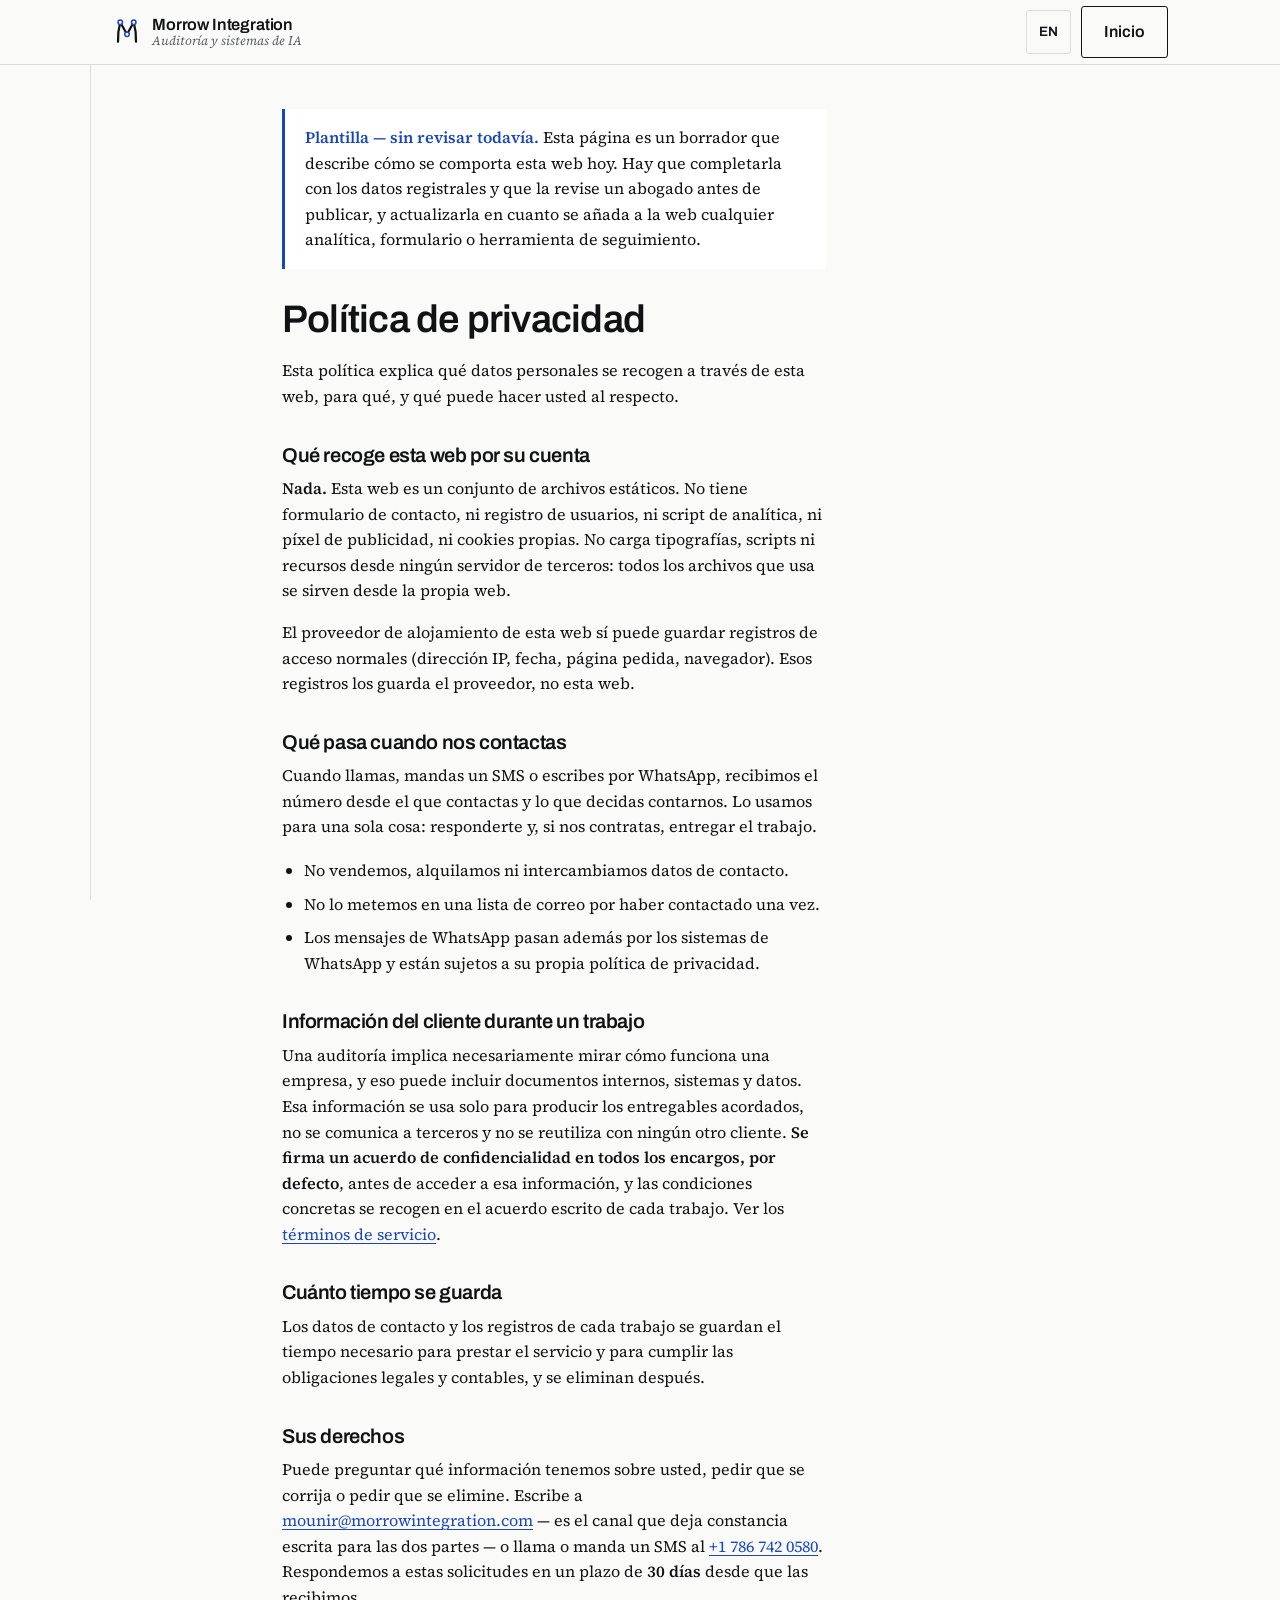
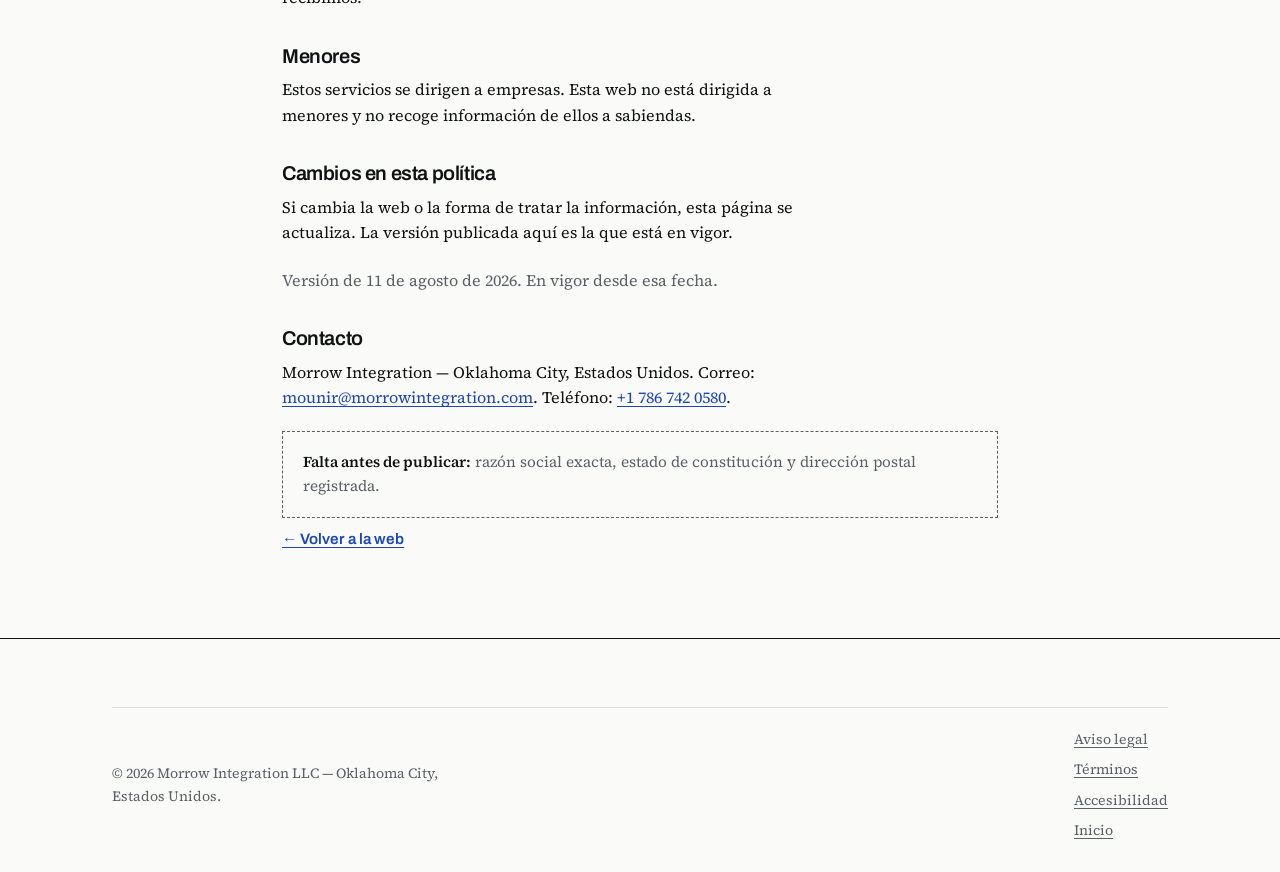
<file: privacidad.html>
<!doctype html>
<html lang="es">
<head>
<meta charset="utf-8">
<meta name="viewport" content="width=device-width, initial-scale=1">
<title>Política de privacidad — Morrow Integration | Oklahoma City</title>
<meta name="description" content="Cómo trata Morrow Integration los datos personales de quienes visitan la web y de sus clientes de auditoría, implementación y capacitación en IA. Oklahoma City.">
<link rel="alternate" hreflang="en" href="privacy.html">
<link rel="alternate" hreflang="es" href="privacidad.html">
<link rel="icon" href="favicon.svg" type="image/svg+xml">
<link rel="stylesheet" href="css/estilos.css">
</head>
<body>

<a class="salto-contenido" href="#main">Saltar al contenido</a>

<header class="cabecera">
  <div class="env cabecera__fila">
    <a class="marca" href="es.html">
      <svg class="marca__icono" viewBox="0 0 40 40" role="img" aria-label="Morrow Integration">
        <g fill="none" stroke="currentColor" stroke-linecap="round" stroke-linejoin="round" stroke-width="3">
          <path d="M8 33C7.6 24 9 14.5 11 7"/>
          <path d="M11 7 20 23 29 7"/>
          <path d="M29 7C31 14.5 32.4 24 32 33"/>
        </g>
        <g fill="#1A46B8">
          <circle cx="11" cy="7" r="3"/><circle cx="20" cy="23" r="3"/><circle cx="29" cy="7" r="3"/>
        </g>
      </svg>      <span class="marca__texto">Morrow Integration<small>Auditoría y sistemas de IA</small></span>
    </a>
    <div class="cabecera__acciones">
      <a class="idioma" href="privacy.html" hreflang="en" lang="en" title="Read in English">EN</a>
      <a class="btn btn--fantasma" href="es.html">Inicio</a>
    </div>
  </div>
</header>

<main class="doc" id="main">
  <div class="env">

    <p class="plantilla-aviso">
      <strong>Plantilla — sin revisar todavía.</strong> Esta página es un borrador que
      describe cómo se comporta esta web hoy. Hay que completarla con los datos
      registrales y que la revise un abogado antes de publicar, y actualizarla en
      cuanto se añada a la web cualquier analítica, formulario o herramienta de
      seguimiento.
    </p>

    <h1>Política de privacidad</h1>

    <p>
      Esta política explica qué datos personales se recogen a través de esta web, para
      qué, y qué puede hacer usted al respecto.
    </p>

    <h2>Qué recoge esta web por su cuenta</h2>
    <p>
      <strong>Nada.</strong> Esta web es un conjunto de archivos estáticos. No tiene
      formulario de contacto, ni registro de usuarios, ni script de analítica, ni píxel
      de publicidad, ni cookies propias. No carga tipografías, scripts ni recursos
      desde ningún servidor de terceros: todos los archivos que usa se sirven desde la
      propia web.
    </p>
    <p>
      El proveedor de alojamiento de esta web sí puede guardar registros de acceso normales
      (dirección IP, fecha, página pedida, navegador). Esos registros los guarda el
      proveedor, no esta web.
    </p>
    <!-- PENDIENTE: si algun dia se anaden analiticas, formulario o pixel de publicidad,
         hay que reescribir esta seccion. Hoy es literalmente cierta: cero recogida. -->

    <h2>Qué pasa cuando nos contactas</h2>
    <p>
      Cuando llamas, mandas un SMS o escribes por WhatsApp, recibimos el número desde
      el que contactas y lo que decidas contarnos. Lo usamos para una sola cosa:
      responderte y, si nos contratas, entregar el trabajo.
    </p>
    <ul>
      <li>No vendemos, alquilamos ni intercambiamos datos de contacto.</li>
      <li>No lo metemos en una lista de correo por haber contactado una vez.</li>
      <li>Los mensajes de WhatsApp pasan además por los sistemas de WhatsApp y están sujetos a su propia política de privacidad.</li>
    </ul>

    <h2>Información del cliente durante un trabajo</h2>
    <p>
      Una auditoría implica necesariamente mirar cómo funciona una empresa, y eso puede
      incluir documentos internos, sistemas y datos. Esa información se usa solo para
      producir los entregables acordados, no se comunica a terceros y no se reutiliza
      con ningún otro cliente. <strong>Se firma un acuerdo de confidencialidad en todos
      los encargos, por defecto</strong>, antes de acceder a esa información, y las
      condiciones concretas se recogen en el acuerdo escrito de cada trabajo. Ver los
      <a href="terminos.html">términos de servicio</a>.
    </p>

    <h2>Cuánto tiempo se guarda</h2>
    <p>
      Los datos de contacto y los registros de cada trabajo se guardan el tiempo
      necesario para prestar el servicio y para cumplir las obligaciones legales y
      contables, y se eliminan después.
    </p>

    <h2>Sus derechos</h2>
    <p>
      Puede preguntar qué información tenemos sobre usted, pedir que se corrija o pedir
      que se elimine. Escribe a
      <a href="mailto:mounir@morrowintegration.com">mounir@morrowintegration.com</a> —
      es el canal que deja constancia escrita para las dos partes — o llama o manda un
      SMS al <a href="tel:+17867420580">+1 786 742 0580</a>. Respondemos a estas
      solicitudes en un plazo de <strong>30 días</strong> desde que las recibimos.
    </p>

    <h2>Menores</h2>
    <p>
      Estos servicios se dirigen a empresas. Esta web no está dirigida a menores y no
      recoge información de ellos a sabiendas.
    </p>

    <h2>Cambios en esta política</h2>
    <p>
      Si cambia la web o la forma de tratar la información, esta página se actualiza.
      La versión publicada aquí es la que está en vigor.
    </p>
    <p class="fecha-version">
      Versión de <time datetime="2026-08-11">11 de agosto de 2026</time>. En vigor desde
      esa fecha.
    </p>

    <h2>Contacto</h2>
    <p>
      Morrow Integration — Oklahoma City, Estados Unidos.
      Correo: <a href="mailto:mounir@morrowintegration.com">mounir@morrowintegration.com</a>.
      Teléfono: <a href="tel:+17867420580">+1 786 742 0580</a>.
    </p>

    <div class="hueco">
      <strong>Falta antes de publicar:</strong> razón social exacta, estado de
      constitución y dirección postal registrada.
    </div>

    <p><a class="volver" href="es.html">&larr; Volver a la web</a></p>

  </div>
</main>

<footer class="pie">
  <div class="env">
    <div class="pie__legal">
      <p>&copy; 2026 Morrow Integration LLC — Oklahoma City, Estados Unidos.</p>
      <ul class="pie__enlaces"><li><a href="aviso-legal.html">Aviso legal</a></li><li><a href="terminos.html">Términos</a></li><li><a href="accesibilidad.html">Accesibilidad</a></li><li><a href="es.html">Inicio</a></li></ul>
    </div>
  </div>
</footer>

</body>
</html>
</file>
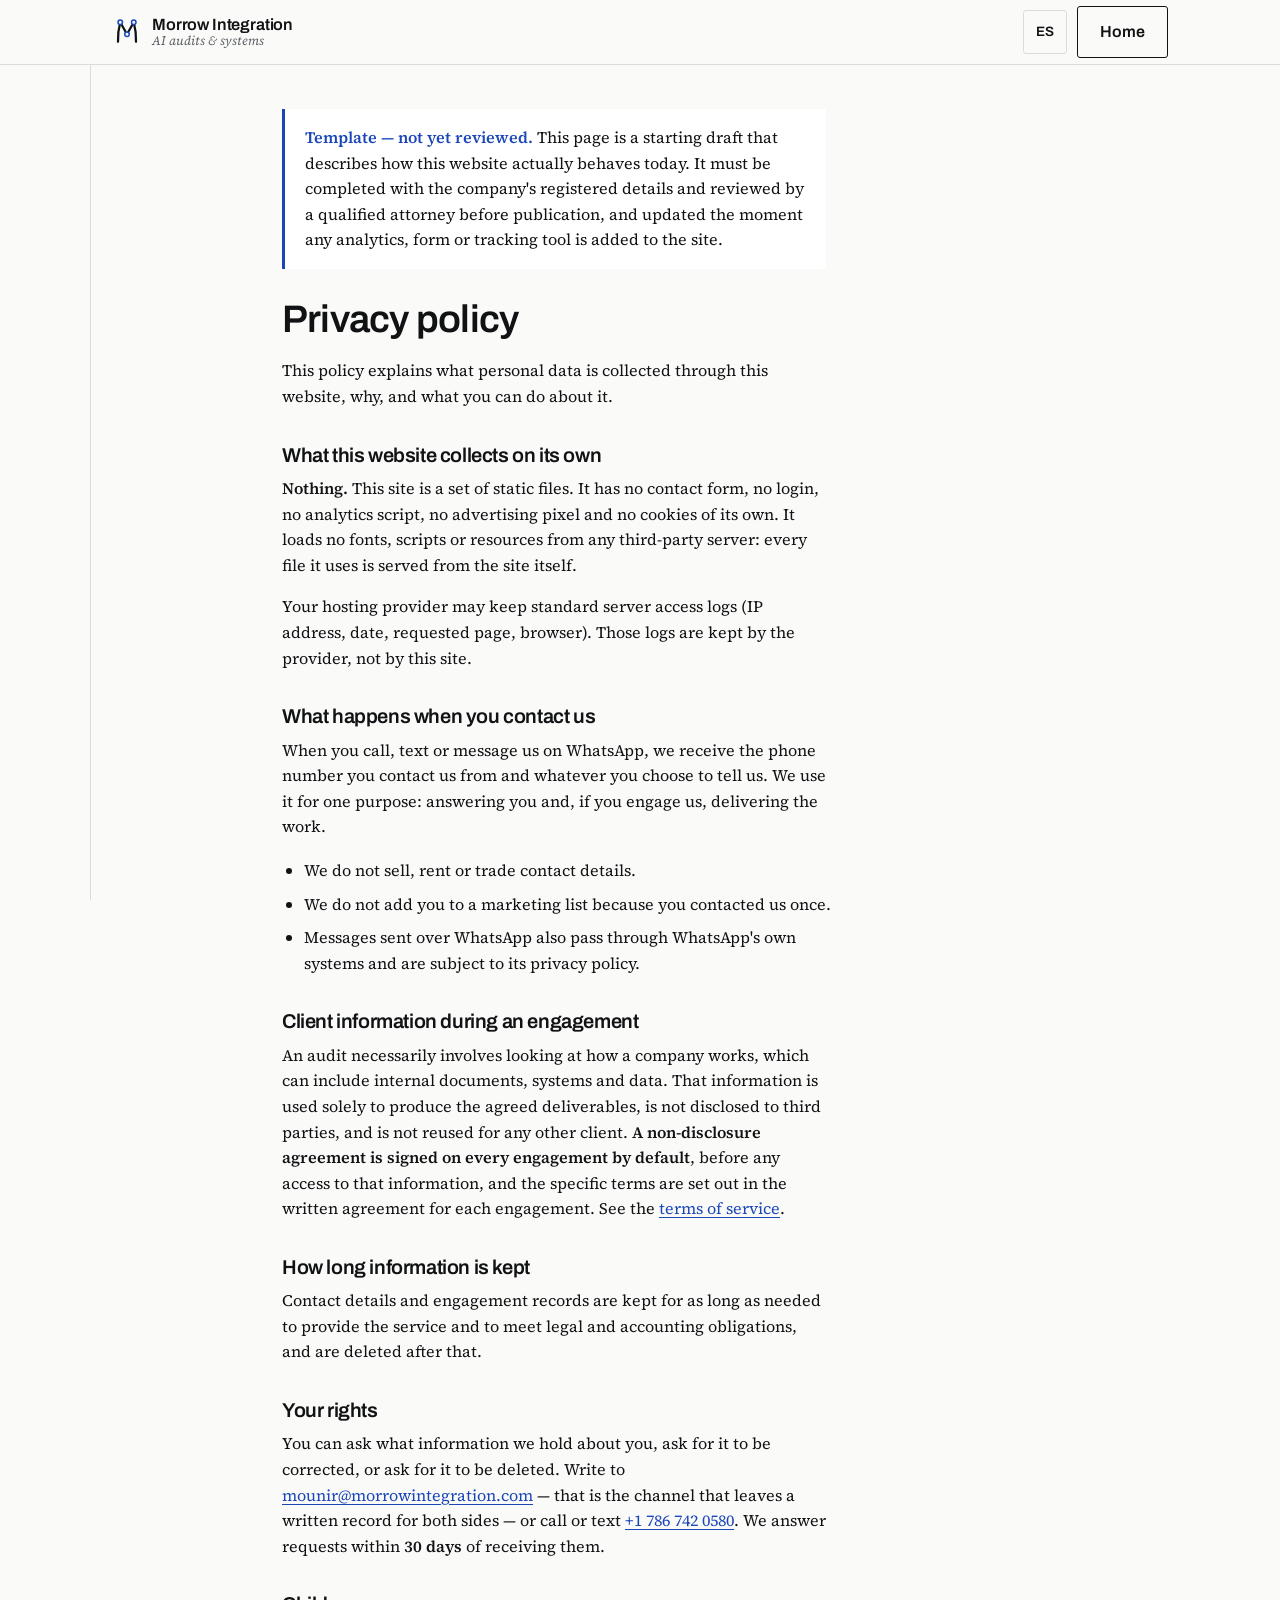
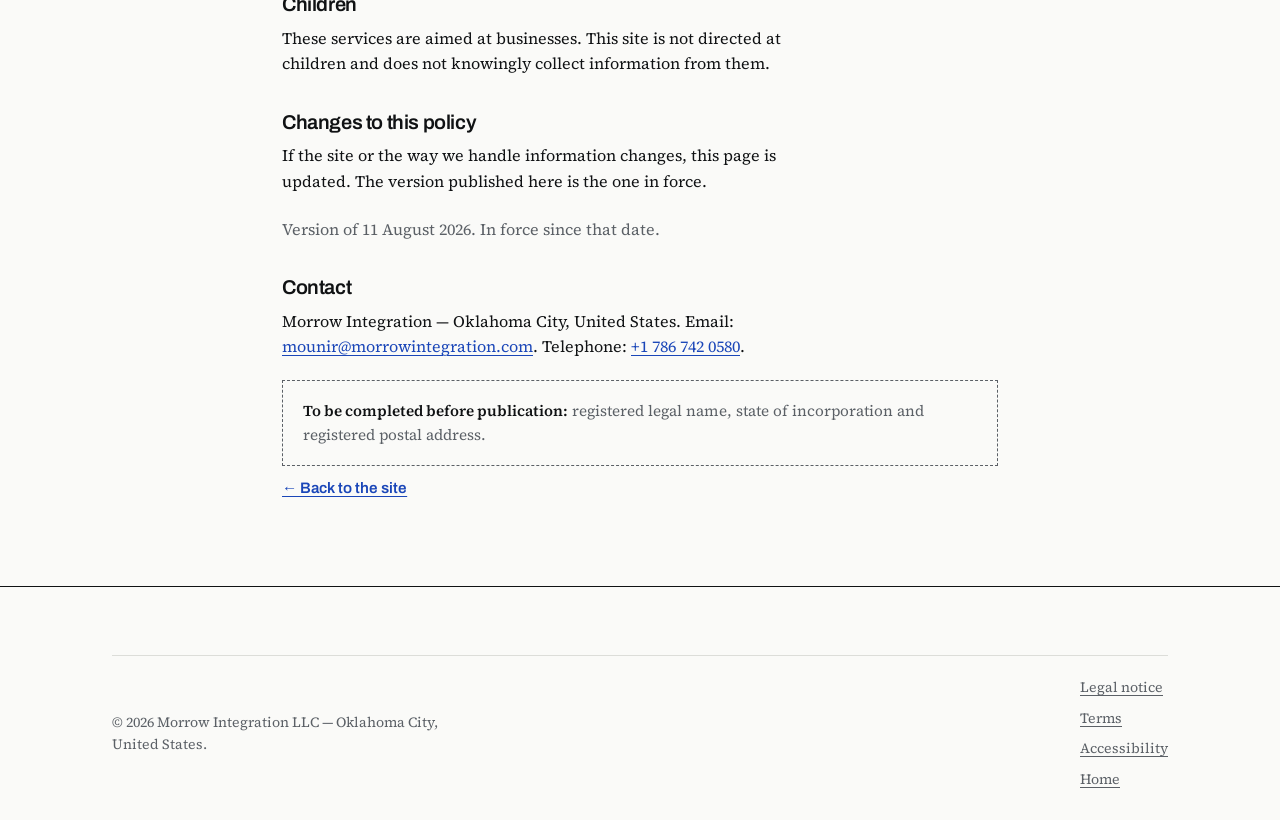
<file: privacy.html>
<!doctype html>
<html lang="en">
<head>
<meta charset="utf-8">
<meta name="viewport" content="width=device-width, initial-scale=1">
<title>Privacy policy — Morrow Integration | Oklahoma City</title>
<meta name="description" content="How Morrow Integration handles personal data from visitors and clients of its AI audit, implementation and team training services. Oklahoma City, United States.">
<link rel="alternate" hreflang="en" href="privacy.html">
<link rel="alternate" hreflang="es" href="privacidad.html">
<link rel="icon" href="favicon.svg" type="image/svg+xml">
<link rel="stylesheet" href="css/estilos.css">
</head>
<body>

<a class="salto-contenido" href="#main">Skip to content</a>

<header class="cabecera">
  <div class="env cabecera__fila">
    <a class="marca" href="index.html">
      <svg class="marca__icono" viewBox="0 0 40 40" role="img" aria-label="Morrow Integration">
        <g fill="none" stroke="currentColor" stroke-linecap="round" stroke-linejoin="round" stroke-width="3">
          <path d="M8 33C7.6 24 9 14.5 11 7"/>
          <path d="M11 7 20 23 29 7"/>
          <path d="M29 7C31 14.5 32.4 24 32 33"/>
        </g>
        <g fill="#1A46B8">
          <circle cx="11" cy="7" r="3"/><circle cx="20" cy="23" r="3"/><circle cx="29" cy="7" r="3"/>
        </g>
      </svg>      <span class="marca__texto">Morrow Integration<small>AI audits &amp; systems</small></span>
    </a>
    <div class="cabecera__acciones">
      <a class="idioma" href="privacidad.html" hreflang="es" lang="es" title="Ver en español">ES</a>
      <a class="btn btn--fantasma" href="index.html">Home</a>
    </div>
  </div>
</header>

<main class="doc" id="main">
  <div class="env">

    <p class="plantilla-aviso">
      <strong>Template — not yet reviewed.</strong> This page is a starting draft that
      describes how this website actually behaves today. It must be completed with the
      company's registered details and reviewed by a qualified attorney before
      publication, and updated the moment any analytics, form or tracking tool is
      added to the site.
    </p>

    <h1>Privacy policy</h1>

    <p>
      This policy explains what personal data is collected through this website, why,
      and what you can do about it.
    </p>

    <h2>What this website collects on its own</h2>
    <p>
      <strong>Nothing.</strong> This site is a set of static files. It has no contact
      form, no login, no analytics script, no advertising pixel and no cookies of its
      own. It loads no fonts, scripts or resources from any third-party server: every
      file it uses is served from the site itself.
    </p>
    <p>
      Your hosting provider may keep standard server access logs (IP address, date,
      requested page, browser). Those logs are kept by the provider, not by this site.
    </p>
    <!-- PENDIENTE: si algun dia se anaden analiticas, formulario o pixel de publicidad,
         hay que reescribir esta seccion. Hoy es literalmente cierta: cero recogida. -->

    <h2>What happens when you contact us</h2>
    <p>
      When you call, text or message us on WhatsApp, we receive the phone number you
      contact us from and whatever you choose to tell us. We use it for one purpose:
      answering you and, if you engage us, delivering the work.
    </p>
    <ul>
      <li>We do not sell, rent or trade contact details.</li>
      <li>We do not add you to a marketing list because you contacted us once.</li>
      <li>Messages sent over WhatsApp also pass through WhatsApp's own systems and are subject to its privacy policy.</li>
    </ul>

    <h2>Client information during an engagement</h2>
    <p>
      An audit necessarily involves looking at how a company works, which can include
      internal documents, systems and data. That information is used solely to produce
      the agreed deliverables, is not disclosed to third parties, and is not reused for
      any other client. <strong>A non-disclosure agreement is signed on every engagement by
      default</strong>, before any access to that information, and the specific terms are
      set out in the written agreement for each engagement. See the
      <a href="terms.html">terms of service</a>.
    </p>

    <h2>How long information is kept</h2>
    <p>
      Contact details and engagement records are kept for as long as needed to provide
      the service and to meet legal and accounting obligations, and are deleted after
      that.
    </p>

    <h2>Your rights</h2>
    <p>
      You can ask what information we hold about you, ask for it to be corrected, or
      ask for it to be deleted. Write to
      <a href="mailto:mounir@morrowintegration.com">mounir@morrowintegration.com</a> —
      that is the channel that leaves a written record for both sides — or call or text
      <a href="tel:+17867420580">+1 786 742 0580</a>. We answer requests within
      <strong>30 days</strong> of receiving them.
    </p>

    <h2>Children</h2>
    <p>
      These services are aimed at businesses. This site is not directed at children and
      does not knowingly collect information from them.
    </p>

    <h2>Changes to this policy</h2>
    <p>
      If the site or the way we handle information changes, this page is updated. The
      version published here is the one in force.
    </p>
    <p class="fecha-version">
      Version of <time datetime="2026-08-11">11 August 2026</time>. In force since that
      date.
    </p>

    <h2>Contact</h2>
    <p>
      Morrow Integration — Oklahoma City, United States.
      Email: <a href="mailto:mounir@morrowintegration.com">mounir@morrowintegration.com</a>.
      Telephone: <a href="tel:+17867420580">+1 786 742 0580</a>.
    </p>

    <div class="hueco">
      <strong>To be completed before publication:</strong> registered legal name,
      state of incorporation and registered postal address.
    </div>

    <p><a class="volver" href="index.html">&larr; Back to the site</a></p>

  </div>
</main>

<footer class="pie">
  <div class="env">
    <div class="pie__legal">
      <p>&copy; 2026 Morrow Integration LLC — Oklahoma City, United States.</p>
      <ul class="pie__enlaces"><li><a href="legal.html">Legal notice</a></li><li><a href="terms.html">Terms</a></li><li><a href="accessibility.html">Accessibility</a></li><li><a href="index.html">Home</a></li></ul>
    </div>
  </div>
</footer>

</body>
</html>
</file>
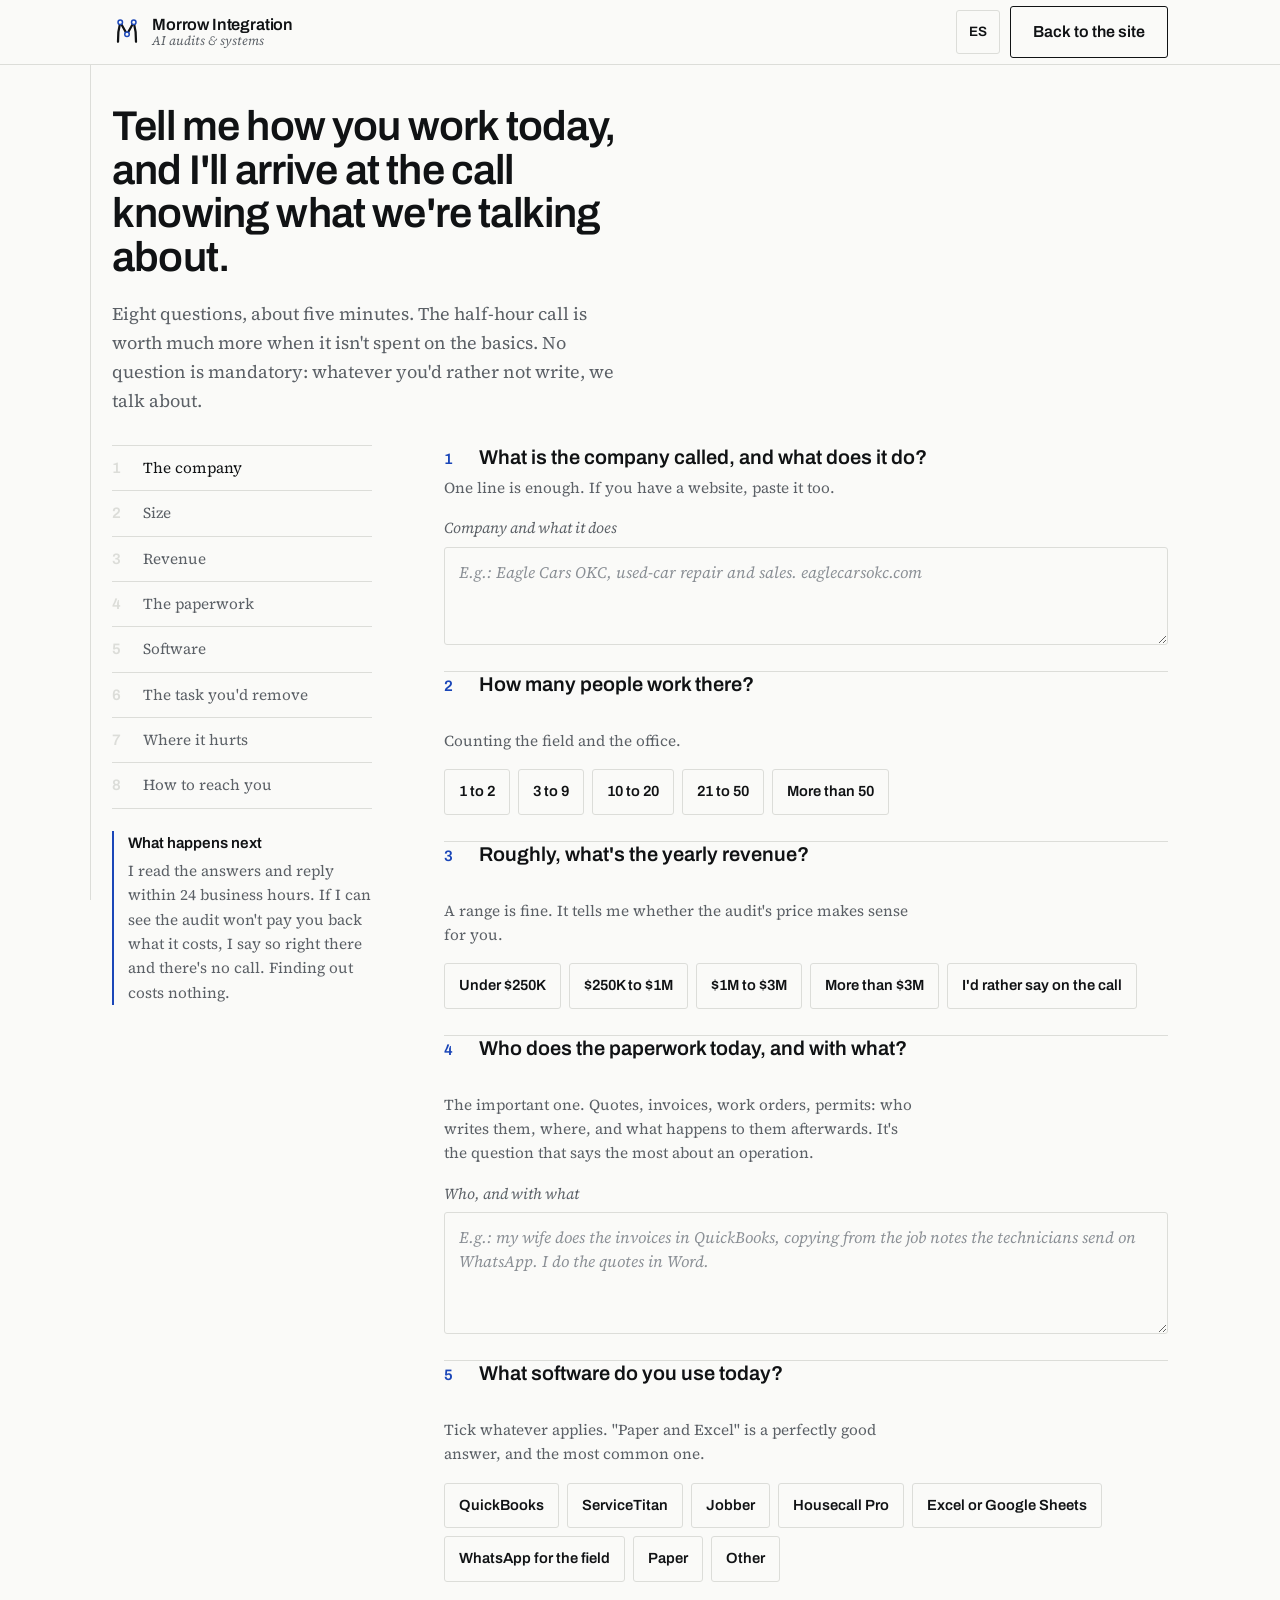
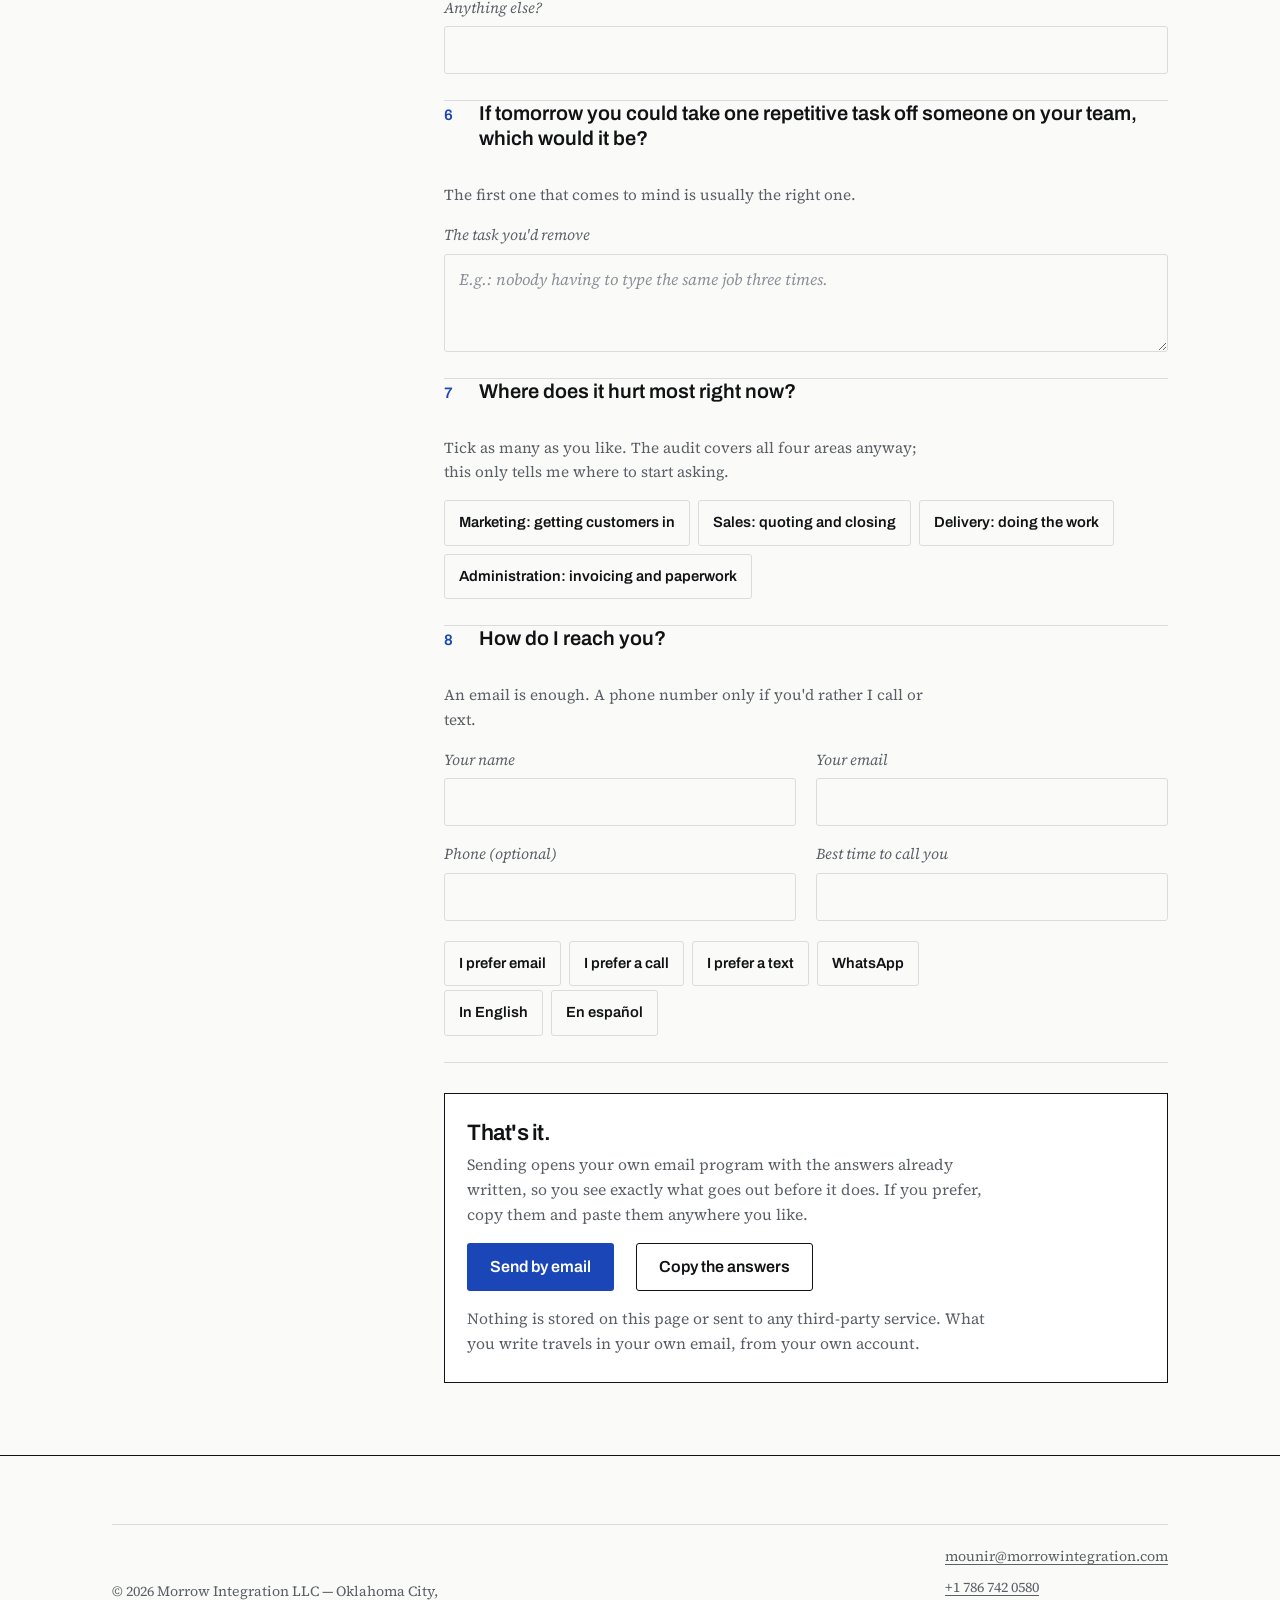
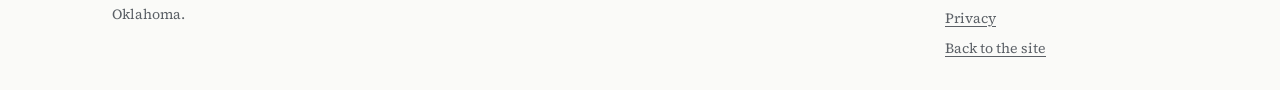
<file: questionnaire.html>
<!doctype html>
<html lang="en">
<head>
<meta charset="utf-8">
<meta name="viewport" content="width=device-width, initial-scale=1">
<title>Preliminary questionnaire — Morrow Integration | Oklahoma City</title>
<meta name="description" content="Eight questions, five minutes. With this I arrive at the first call knowing what we're talking about. The answers are sent from your own email; nothing is stored on the page.">
<link rel="alternate" hreflang="en" href="questionnaire.html">
<link rel="alternate" hreflang="es" href="cuestionario.html">
<link rel="icon" href="favicon.svg" type="image/svg+xml">
<link rel="stylesheet" href="css/estilos.css">
</head>
<body>

<a class="salto-contenido" href="#main">Skip to content</a>
<div class="progreso" aria-hidden="true"></div>

<header class="cabecera">
  <div class="env cabecera__fila">
    <a class="marca" href="index.html">
      <svg class="marca__icono" viewBox="0 0 40 40" role="img" aria-label="Morrow Integration">
        <g fill="none" stroke="currentColor" stroke-linecap="round" stroke-linejoin="round" stroke-width="3">
          <path d="M8 33C7.6 24 9 14.5 11 7"/>
          <path d="M11 7 20 23 29 7"/>
          <path d="M29 7C31 14.5 32.4 24 32 33"/>
        </g>
        <g fill="#1A46B8">
          <circle cx="11" cy="7" r="3"/><circle cx="20" cy="23" r="3"/><circle cx="29" cy="7" r="3"/>
        </g>
      </svg>
      <span class="marca__texto">Morrow Integration<small>AI audits &amp; systems</small></span>
    </a>
    <div class="cabecera__acciones">
      <a class="idioma" href="cuestionario.html" hreflang="es" lang="es" title="Ver en español">ES</a>
      <a class="btn btn--fantasma" href="index.html">Back to the site</a>
    </div>
  </div>
</header>

<main class="cuestionario" id="main">
  <div class="env">

    <div class="cuestionario__cabeza">
      <h1>Tell me how you work today, and I'll arrive at the call knowing what we're talking about.</h1>
      <p class="entradilla">
        Eight questions, about five minutes. The half-hour call is worth much more when it
        isn't spent on the basics. No question is mandatory: whatever you'd rather not write,
        we talk about.
      </p>
    </div>

    <div class="cuestionario__grid">

      <aside class="indice" aria-label="Questionnaire progress">
        <ol>
          <li data-q="q1"><b>1</b> The company</li>
          <li data-q="q2"><b>2</b> Size</li>
          <li data-q="q3"><b>3</b> Revenue</li>
          <li data-q="q4"><b>4</b> The paperwork</li>
          <li data-q="q5"><b>5</b> Software</li>
          <li data-q="q6"><b>6</b> The task you'd remove</li>
          <li data-q="q7"><b>7</b> Where it hurts</li>
          <li data-q="q8"><b>8</b> How to reach you</li>
        </ol>
        <p class="indice__nota">
          <strong>What happens next</strong>
          I read the answers and reply within 24 business hours. If I can see the audit won't
          pay you back what it costs, I say so right there and there's no call. Finding out
          costs nothing.
        </p>
      </aside>

      <form id="cuestionario" action="mailto:mounir@morrowintegration.com" method="post" enctype="text/plain"
            data-mailto="mounir@morrowintegration.com"
            data-asunto="Preliminary questionnaire" data-asunto-campo="empresa"
            data-titulo="PRELIMINARY QUESTIONNAIRE — MORROW INTEGRATION">

        <fieldset class="pregunta" id="q1">
          <legend><span class="pregunta__num">1</span>What is the company called, and what does it do?</legend>
          <p class="pregunta__ayuda">One line is enough. If you have a website, paste it too.</p>
          <label class="campo">
            <span class="campo__etiqueta">Company and what it does</span>
            <textarea name="empresa" rows="3" placeholder="E.g.: Eagle Cars OKC, used-car repair and sales. eaglecarsokc.com"></textarea>
          </label>
        </fieldset>

        <fieldset class="pregunta" id="q2">
          <legend><span class="pregunta__num">2</span>How many people work there?</legend>
          <p class="pregunta__ayuda">Counting the field and the office.</p>
          <div class="opciones">
            <label class="opcion"><input type="radio" name="tamano" value="1 to 2" data-etiqueta="People"><span>1 to 2</span></label>
            <label class="opcion"><input type="radio" name="tamano" value="3 to 9" data-etiqueta="People"><span>3 to 9</span></label>
            <label class="opcion"><input type="radio" name="tamano" value="10 to 20" data-etiqueta="People"><span>10 to 20</span></label>
            <label class="opcion"><input type="radio" name="tamano" value="21 to 50" data-etiqueta="People"><span>21 to 50</span></label>
            <label class="opcion"><input type="radio" name="tamano" value="More than 50" data-etiqueta="People"><span>More than 50</span></label>
          </div>
        </fieldset>

        <fieldset class="pregunta" id="q3">
          <legend><span class="pregunta__num">3</span>Roughly, what's the yearly revenue?</legend>
          <p class="pregunta__ayuda">A range is fine. It tells me whether the audit's price makes sense for you.</p>
          <div class="opciones">
            <label class="opcion"><input type="radio" name="facturacion" value="Under $250K" data-etiqueta="Yearly revenue"><span>Under $250K</span></label>
            <label class="opcion"><input type="radio" name="facturacion" value="$250K to $1M" data-etiqueta="Yearly revenue"><span>$250K to $1M</span></label>
            <label class="opcion"><input type="radio" name="facturacion" value="$1M to $3M" data-etiqueta="Yearly revenue"><span>$1M to $3M</span></label>
            <label class="opcion"><input type="radio" name="facturacion" value="More than $3M" data-etiqueta="Yearly revenue"><span>More than $3M</span></label>
            <label class="opcion"><input type="radio" name="facturacion" value="I'd rather say on the call" data-etiqueta="Yearly revenue"><span>I'd rather say on the call</span></label>
          </div>
        </fieldset>

        <fieldset class="pregunta" id="q4">
          <legend><span class="pregunta__num">4</span>Who does the paperwork today, and with what?</legend>
          <p class="pregunta__ayuda">
            The important one. Quotes, invoices, work orders, permits: who writes them, where,
            and what happens to them afterwards. It's the question that says the most about an
            operation.
          </p>
          <label class="campo">
            <span class="campo__etiqueta">Who, and with what</span>
            <textarea name="papeleo" rows="4" placeholder="E.g.: my wife does the invoices in QuickBooks, copying from the job notes the technicians send on WhatsApp. I do the quotes in Word."></textarea>
          </label>
        </fieldset>

        <fieldset class="pregunta" id="q5">
          <legend><span class="pregunta__num">5</span>What software do you use today?</legend>
          <p class="pregunta__ayuda">Tick whatever applies. "Paper and Excel" is a perfectly good answer, and the most common one.</p>
          <div class="opciones">
            <label class="opcion"><input type="checkbox" name="programas" value="QuickBooks" data-etiqueta="Software"><span>QuickBooks</span></label>
            <label class="opcion"><input type="checkbox" name="programas" value="ServiceTitan" data-etiqueta="Software"><span>ServiceTitan</span></label>
            <label class="opcion"><input type="checkbox" name="programas" value="Jobber" data-etiqueta="Software"><span>Jobber</span></label>
            <label class="opcion"><input type="checkbox" name="programas" value="Housecall Pro" data-etiqueta="Software"><span>Housecall Pro</span></label>
            <label class="opcion"><input type="checkbox" name="programas" value="Excel or Google Sheets" data-etiqueta="Software"><span>Excel or Google Sheets</span></label>
            <label class="opcion"><input type="checkbox" name="programas" value="WhatsApp for the field" data-etiqueta="Software"><span>WhatsApp for the field</span></label>
            <label class="opcion"><input type="checkbox" name="programas" value="Paper" data-etiqueta="Software"><span>Paper</span></label>
            <label class="opcion"><input type="checkbox" name="programas" value="Other" data-etiqueta="Software"><span>Other</span></label>
          </div>
          <label class="campo campo--extra">
            <span class="campo__etiqueta">Anything else?</span>
            <input type="text" name="otros_programas" data-etiqueta="Other software">
          </label>
        </fieldset>

        <fieldset class="pregunta" id="q6">
          <legend><span class="pregunta__num">6</span>If tomorrow you could take one repetitive task off someone on your team, which would it be?</legend>
          <p class="pregunta__ayuda">The first one that comes to mind is usually the right one.</p>
          <label class="campo">
            <span class="campo__etiqueta">The task you'd remove</span>
            <textarea name="tarea" rows="3" placeholder="E.g.: nobody having to type the same job three times."></textarea>
          </label>
        </fieldset>

        <fieldset class="pregunta" id="q7">
          <legend><span class="pregunta__num">7</span>Where does it hurt most right now?</legend>
          <p class="pregunta__ayuda">Tick as many as you like. The audit covers all four areas anyway; this only tells me where to start asking.</p>
          <div class="opciones">
            <label class="opcion"><input type="checkbox" name="area" value="Marketing (getting customers in)" data-etiqueta="Where it hurts"><span>Marketing: getting customers in</span></label>
            <label class="opcion"><input type="checkbox" name="area" value="Sales (quoting and closing)" data-etiqueta="Where it hurts"><span>Sales: quoting and closing</span></label>
            <label class="opcion"><input type="checkbox" name="area" value="Delivery (doing the work)" data-etiqueta="Where it hurts"><span>Delivery: doing the work</span></label>
            <label class="opcion"><input type="checkbox" name="area" value="Administration (invoicing and paperwork)" data-etiqueta="Where it hurts"><span>Administration: invoicing and paperwork</span></label>
          </div>
        </fieldset>

        <fieldset class="pregunta" id="q8">
          <legend><span class="pregunta__num">8</span>How do I reach you?</legend>
          <p class="pregunta__ayuda">An email is enough. A phone number only if you'd rather I call or text.</p>
          <div class="campos-dos">
            <label class="campo"><span class="campo__etiqueta">Your name</span><input type="text" name="nombre" autocomplete="name"></label>
            <label class="campo"><span class="campo__etiqueta">Your email</span><input type="email" name="correo" autocomplete="email"></label>
            <label class="campo"><span class="campo__etiqueta">Phone (optional)</span><input type="tel" name="telefono" autocomplete="tel"></label>
            <label class="campo"><span class="campo__etiqueta">Best time to call you</span><input type="text" name="hora"></label>
          </div>
          <div class="opciones">
            <label class="opcion"><input type="radio" name="prefiere" value="Email" data-etiqueta="Prefers"><span>I prefer email</span></label>
            <label class="opcion"><input type="radio" name="prefiere" value="Call" data-etiqueta="Prefers"><span>I prefer a call</span></label>
            <label class="opcion"><input type="radio" name="prefiere" value="Text message" data-etiqueta="Prefers"><span>I prefer a text</span></label>
            <label class="opcion"><input type="radio" name="prefiere" value="WhatsApp" data-etiqueta="Prefers"><span>WhatsApp</span></label>
          </div>
          <div class="opciones">
            <label class="opcion"><input type="radio" name="idioma" value="English" data-etiqueta="Language"><span>In English</span></label>
            <label class="opcion"><input type="radio" name="idioma" value="Español" data-etiqueta="Language"><span>En español</span></label>
          </div>
        </fieldset>

        <div class="cierre-form">
          <h2>That's it.</h2>
          <p>
            Sending opens your own email program with the answers already written, so you see
            exactly what goes out before it does. If you prefer, copy them and paste them
            anywhere you like.
          </p>
          <div class="formulario__acciones">
            <button class="btn btn--primario" type="submit">Send by email</button>
            <button class="btn btn--fantasma" type="button" data-copiar="Copy your answers:">Copy the answers</button>
            <span class="formulario__ok" aria-live="polite">Copied</span>
          </div>
          <p class="formulario__nota">
            Nothing is stored on this page or sent to any third-party service. What you write
            travels in your own email, from your own account.
          </p>
        </div>

      </form>
    </div>
  </div>
</main>

<footer class="pie">
  <div class="env">
    <div class="pie__legal">
      <p>&copy; 2026 Morrow Integration LLC — Oklahoma City, Oklahoma.</p>
      <ul class="pie__enlaces"><li><a href="mailto:mounir@morrowintegration.com">mounir@morrowintegration.com</a></li><li><a href="tel:+17867420580">+1 786 742 0580</a></li><li><a href="privacy.html">Privacy</a></li><li><a href="index.html">Back to the site</a></li></ul>
    </div>
  </div>
</footer>

<script src="js/formulario.js"></script>
</body>
</html>
</file>
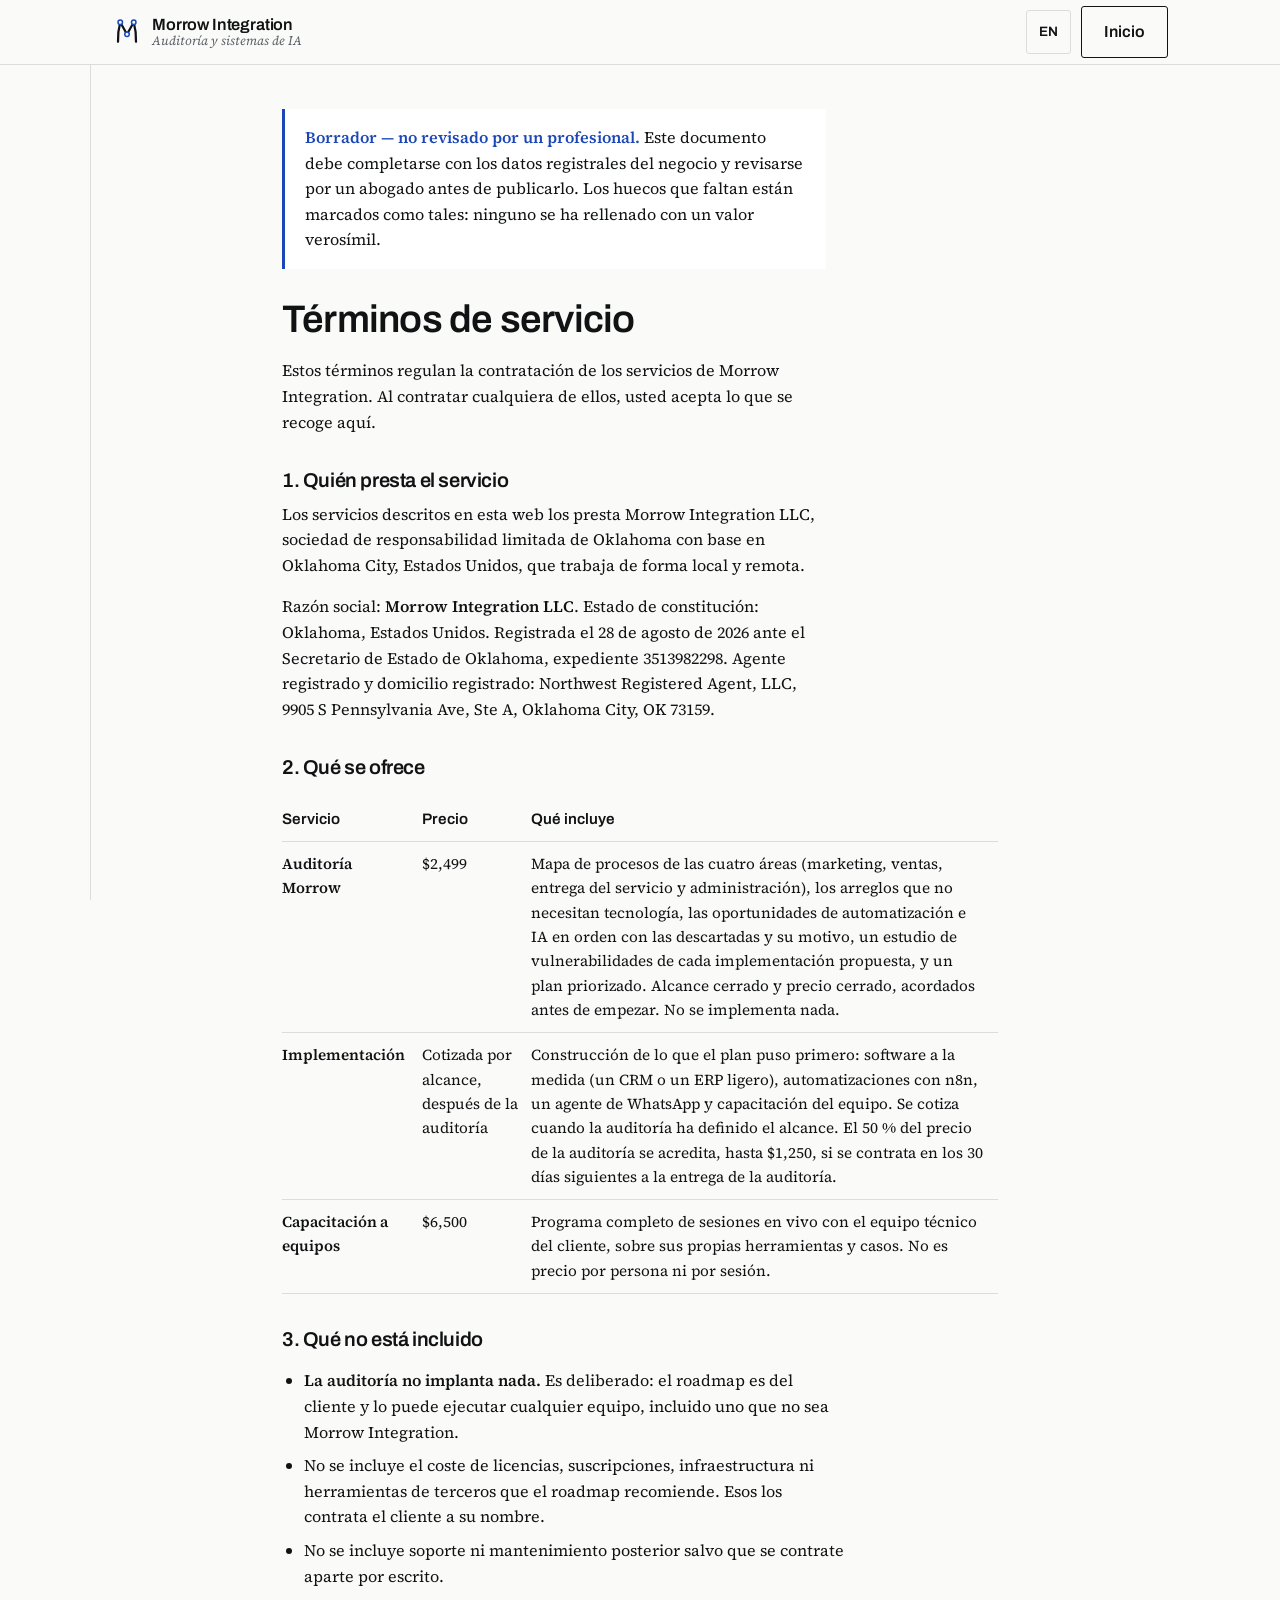
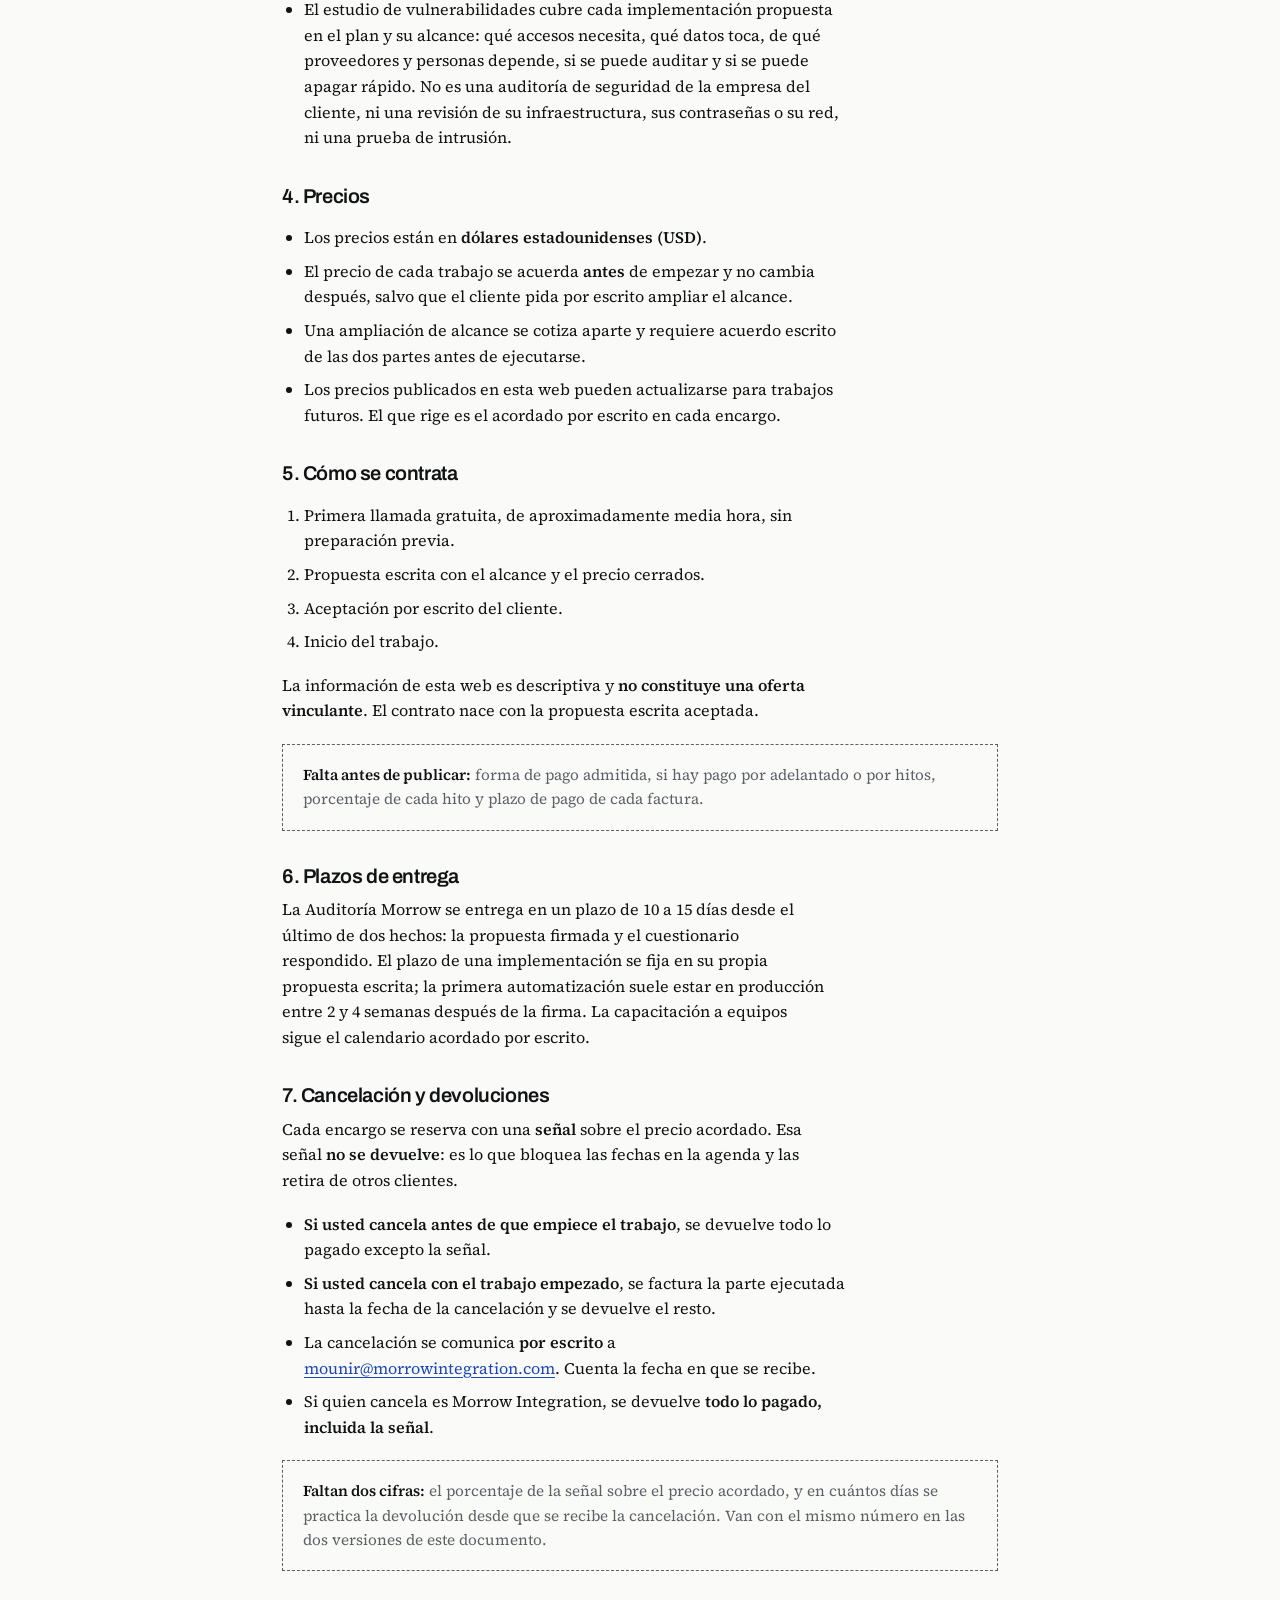
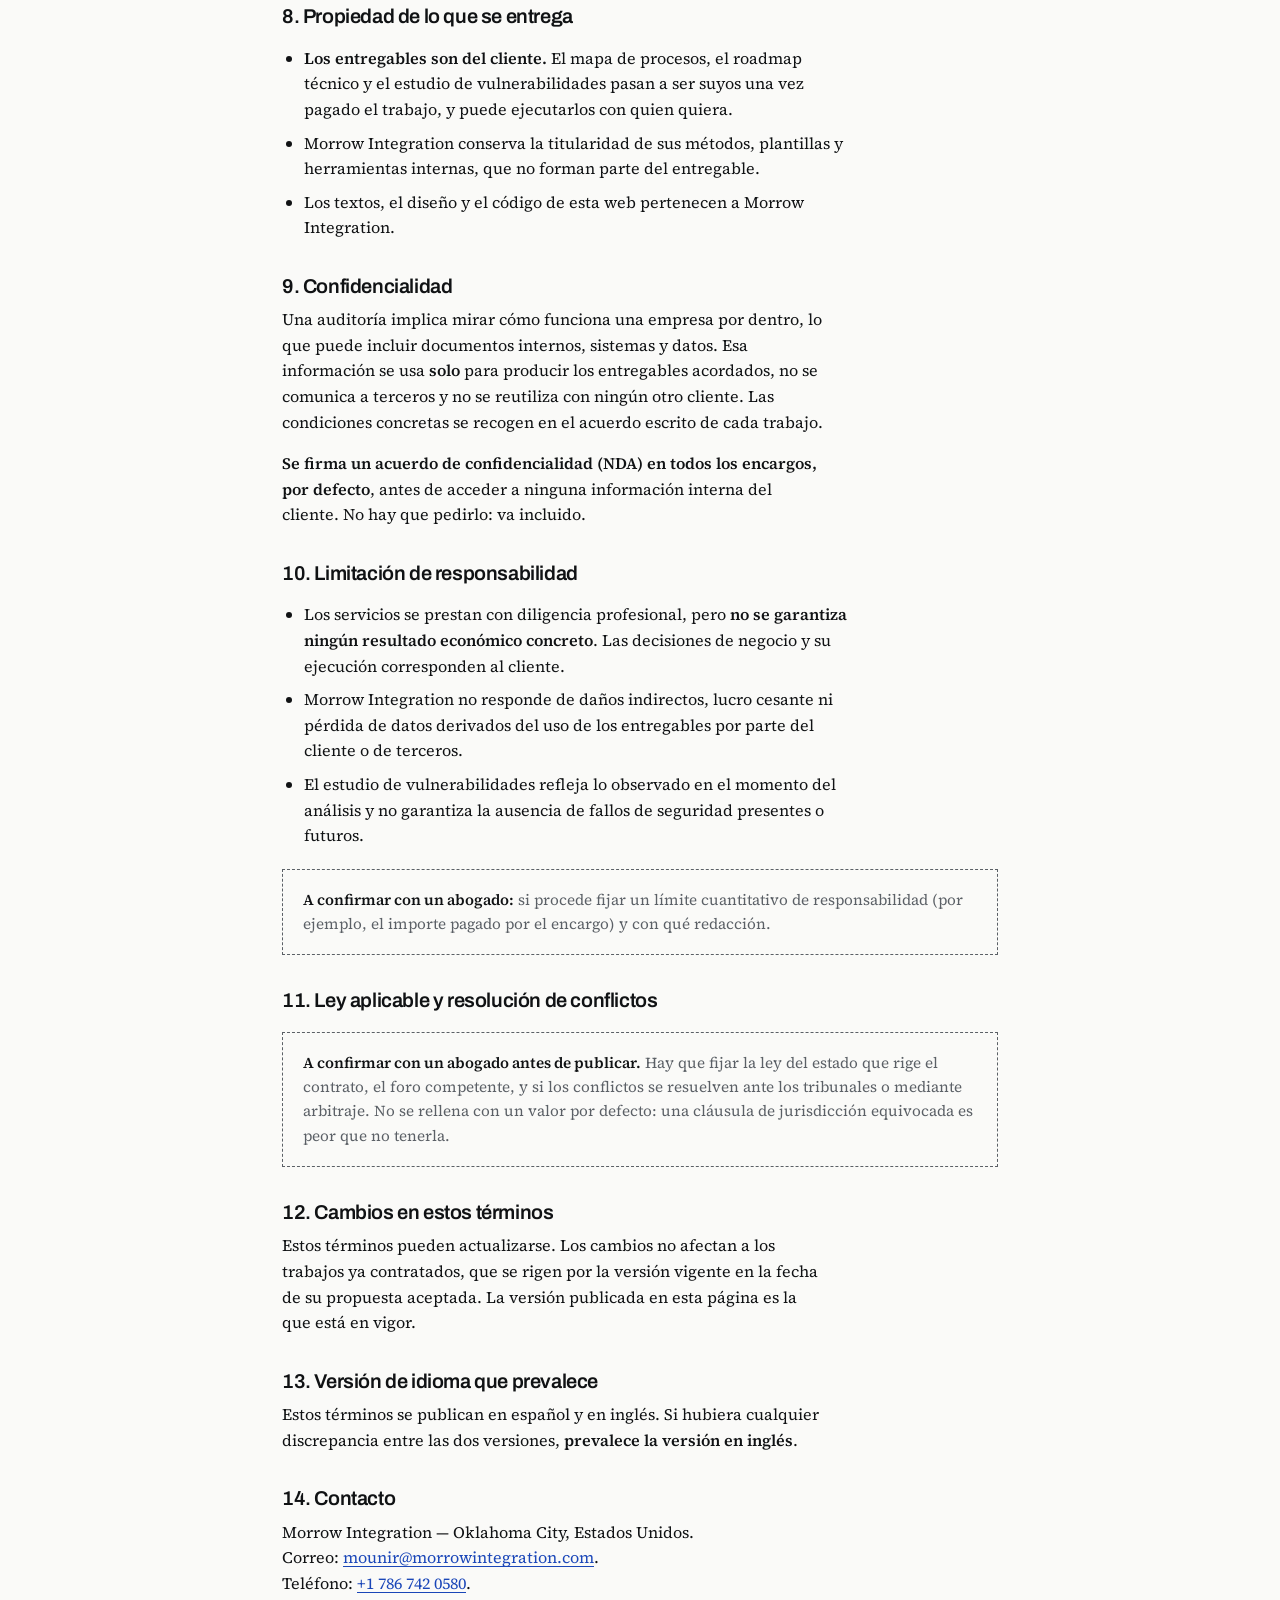
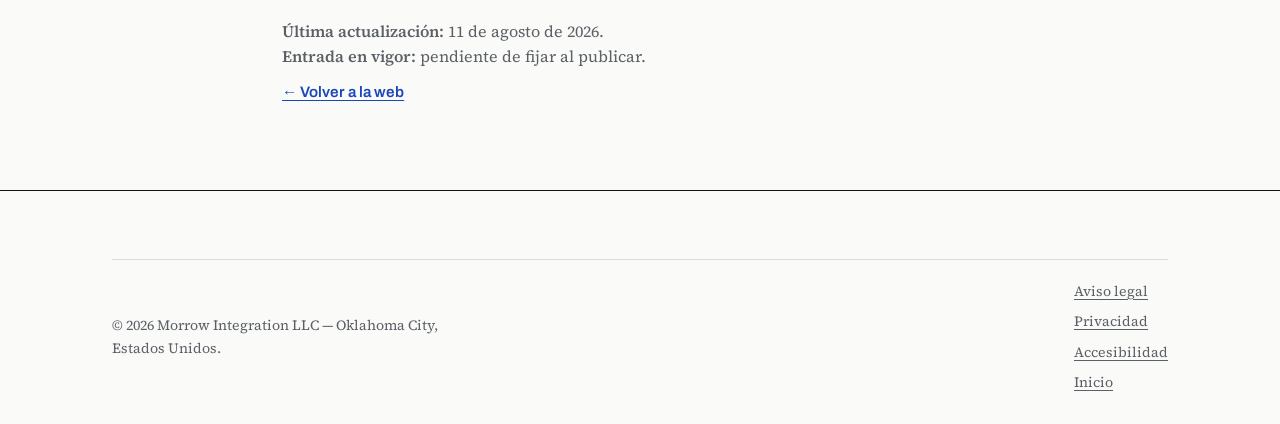
<file: terminos.html>
<!doctype html>
<html lang="es">
<head>
<meta charset="utf-8">
<meta name="viewport" content="width=device-width, initial-scale=1">
<title>Términos de servicio — Morrow Integration | Oklahoma City</title>
<meta name="description" content="Condiciones de contratación de los servicios de Morrow Integration: la Auditoría Morrow, la implementación y la capacitación a equipos. Oklahoma City, Estados Unidos.">
<link rel="alternate" hreflang="en" href="terms.html">
<link rel="alternate" hreflang="es" href="terminos.html">
<link rel="icon" href="favicon.svg" type="image/svg+xml">
<link rel="stylesheet" href="css/estilos.css">
</head>
<body>

<a class="salto-contenido" href="#main">Saltar al contenido</a>

<header class="cabecera">
  <div class="env cabecera__fila">
    <a class="marca" href="es.html">
      <svg class="marca__icono" viewBox="0 0 40 40" role="img" aria-label="Morrow Integration">
        <g fill="none" stroke="currentColor" stroke-linecap="round" stroke-linejoin="round" stroke-width="3">
          <path d="M8 33C7.6 24 9 14.5 11 7"/>
          <path d="M11 7 20 23 29 7"/>
          <path d="M29 7C31 14.5 32.4 24 32 33"/>
        </g>
        <g fill="#1A46B8">
          <circle cx="11" cy="7" r="3"/><circle cx="20" cy="23" r="3"/><circle cx="29" cy="7" r="3"/>
        </g>
      </svg>      <span class="marca__texto">Morrow Integration<small>Auditoría y sistemas de IA</small></span>
    </a>
    <div class="cabecera__acciones">
      <a class="idioma" href="terms.html" hreflang="en" lang="en" title="Read in English">EN</a>
      <a class="btn btn--fantasma" href="es.html">Inicio</a>
    </div>
  </div>
</header>

<main class="doc" id="main">
  <div class="env">

    <p class="plantilla-aviso">
      <strong>Borrador — no revisado por un profesional.</strong> Este documento debe
      completarse con los datos registrales del negocio y revisarse por un abogado antes
      de publicarlo. Los huecos que faltan están marcados como tales: ninguno se ha
      rellenado con un valor verosímil.
    </p>

    <h1>Términos de servicio</h1>

    <p>
      Estos términos regulan la contratación de los servicios de Morrow Integration. Al
      contratar cualquiera de ellos, usted acepta lo que se recoge aquí.
    </p>

    <h2>1. Quién presta el servicio</h2>
    <p>
      Los servicios descritos en esta web los presta Morrow Integration LLC, sociedad de responsabilidad limitada de Oklahoma con
      base en Oklahoma City, Estados Unidos, que trabaja de forma local y remota.
    </p>
    <p>
      Razón social: <strong>Morrow Integration LLC</strong>. Estado de constitución:
      Oklahoma, Estados Unidos. Registrada el 28 de agosto de 2026 ante el Secretario de
      Estado de Oklahoma, expediente 3513982298. Agente registrado y domicilio registrado:
      Northwest Registered Agent, LLC, 9905 S Pennsylvania Ave, Ste A, Oklahoma City, OK 73159.
    </p>

    <h2>2. Qué se ofrece</h2>
    <div class="tabla-doc">
      <table>
        <thead>
          <tr><th>Servicio</th><th>Precio</th><th>Qué incluye</th></tr>
        </thead>
        <tbody>
          <tr>
            <td><strong>Auditoría Morrow</strong></td>
            <td>$2,499</td>
            <td>Mapa de procesos de las cuatro áreas (marketing, ventas, entrega del servicio y
                administración), los arreglos que no necesitan tecnología, las oportunidades
                de automatización e IA en orden con las descartadas y su motivo, un estudio de
                vulnerabilidades de cada implementación propuesta, y un plan priorizado.
                Alcance cerrado y precio cerrado, acordados antes de empezar. No se implementa
                nada.</td>
          </tr>
          <tr>
            <td><strong>Implementación</strong></td>
            <td>Cotizada por alcance, después de la auditoría</td>
            <td>Construcción de lo que el plan puso primero: software a la medida (un CRM o
                un ERP ligero), automatizaciones con n8n, un agente de WhatsApp y capacitación
                del equipo. Se cotiza cuando la auditoría ha definido el alcance. El 50 % del
                precio de la auditoría se acredita, hasta $1,250, si se contrata en los 30
                días siguientes a la entrega de la auditoría.</td>
          </tr>
          <tr>
            <td><strong>Capacitación a equipos</strong></td>
            <td>$6,500</td>
            <td>Programa completo de sesiones en vivo con el equipo técnico del cliente, sobre
                sus propias herramientas y casos. No es precio por persona ni por sesión.</td>
          </tr>
        </tbody>
      </table>
    </div>

    <h2>3. Qué no está incluido</h2>
    <ul>
      <li><strong>La auditoría no implanta nada.</strong> Es deliberado: el roadmap es del
          cliente y lo puede ejecutar cualquier equipo, incluido uno que no sea Morrow
          Integration.</li>
      <li>No se incluye el coste de licencias, suscripciones, infraestructura ni
          herramientas de terceros que el roadmap recomiende. Esos los contrata el cliente
          a su nombre.</li>
      <li>No se incluye soporte ni mantenimiento posterior salvo que se contrate aparte por
          escrito.</li>
      <li>El estudio de vulnerabilidades cubre cada implementación propuesta en el plan y su
          alcance: qué accesos necesita, qué datos toca, de qué proveedores y personas
          depende, si se puede auditar y si se puede apagar rápido. No es una auditoría de
          seguridad de la empresa del cliente, ni una revisión de su infraestructura, sus
          contraseñas o su red, ni una prueba de intrusión.</li>
    </ul>

    <h2>4. Precios</h2>
    <ul>
      <li>Los precios están en <strong>dólares estadounidenses (USD)</strong>.</li>
      <li>El precio de cada trabajo se acuerda <strong>antes</strong> de empezar y no cambia
          después, salvo que el cliente pida por escrito ampliar el alcance.</li>
      <li>Una ampliación de alcance se cotiza aparte y requiere acuerdo escrito de las dos
          partes antes de ejecutarse.</li>
      <li>Los precios publicados en esta web pueden actualizarse para trabajos futuros. El
          que rige es el acordado por escrito en cada encargo.</li>
    </ul>

    <h2>5. Cómo se contrata</h2>
    <ol>
      <li>Primera llamada gratuita, de aproximadamente media hora, sin preparación previa.</li>
      <li>Propuesta escrita con el alcance y el precio cerrados.</li>
      <li>Aceptación por escrito del cliente.</li>
      <li>Inicio del trabajo.</li>
    </ol>
    <p>
      La información de esta web es descriptiva y <strong>no constituye una oferta
      vinculante</strong>. El contrato nace con la propuesta escrita aceptada.
    </p>
    <!-- PENDIENTE: pedir al cliente la forma de pago, si hay pago por adelantado o por
         hitos, el porcentaje de cada hito y el plazo de pago de cada factura. -->
    <div class="hueco">
      <strong>Falta antes de publicar:</strong> forma de pago admitida, si hay pago por
      adelantado o por hitos, porcentaje de cada hito y plazo de pago de cada factura.
    </div>

    <h2>6. Plazos de entrega</h2>
    <p>
      La Auditoría Morrow se entrega en un plazo de 10 a 15 días desde el último de dos
      hechos: la propuesta firmada y el cuestionario respondido. El plazo de una
      implementación se fija en su propia propuesta escrita; la primera automatización suele
      estar en producción entre 2 y 4 semanas después de la firma. La capacitación a equipos
      sigue el calendario acordado por escrito.
    </p>

    <h2>7. Cancelación y devoluciones</h2>
    <!-- Modelo decidido por el titular el 11-08-2026: senal no reembolsable y el resto
         segun lo trabajado. Faltan solo dos cifras, marcadas abajo. -->
    <p>
      Cada encargo se reserva con una <strong>señal</strong> sobre el precio acordado. Esa
      señal <strong>no se devuelve</strong>: es lo que bloquea las fechas en la agenda y
      las retira de otros clientes.
    </p>
    <ul>
      <li><strong>Si usted cancela antes de que empiece el trabajo</strong>, se devuelve todo lo
          pagado excepto la señal.</li>
      <li><strong>Si usted cancela con el trabajo empezado</strong>, se factura la parte
          ejecutada hasta la fecha de la cancelación y se devuelve el resto.</li>
      <li>La cancelación se comunica <strong>por escrito</strong> a
          <a href="mailto:mounir@morrowintegration.com">mounir@morrowintegration.com</a>.
          Cuenta la fecha en que se recibe.</li>
      <li>Si quien cancela es Morrow Integration, se devuelve <strong>todo lo pagado,
          incluida la señal</strong>.</li>
    </ul>
    <!-- PENDIENTE: pedir al cliente el porcentaje de la senal y el plazo de devolucion.
         Van con la misma cifra en terminos.html y terms.html. -->
    <div class="hueco">
      <strong>Faltan dos cifras:</strong> el porcentaje de la señal sobre el precio
      acordado, y en cuántos días se practica la devolución desde que se recibe la
      cancelación. Van con el mismo número en las dos versiones de este documento.
    </div>

    <h2>8. Propiedad de lo que se entrega</h2>
    <ul>
      <li><strong>Los entregables son del cliente.</strong> El mapa de procesos, el roadmap
          técnico y el estudio de vulnerabilidades pasan a ser suyos una vez pagado el
          trabajo, y puede ejecutarlos con quien quiera.</li>
      <li>Morrow Integration conserva la titularidad de sus métodos, plantillas y
          herramientas internas, que no forman parte del entregable.</li>
      <li>Los textos, el diseño y el código de esta web pertenecen a Morrow Integration.</li>
    </ul>

    <h2>9. Confidencialidad</h2>
    <p>
      Una auditoría implica mirar cómo funciona una empresa por dentro, lo que puede
      incluir documentos internos, sistemas y datos. Esa información se usa
      <strong>solo</strong> para producir los entregables acordados, no se comunica a
      terceros y no se reutiliza con ningún otro cliente. Las condiciones concretas se
      recogen en el acuerdo escrito de cada trabajo.
    </p>
    <p>
      <strong>Se firma un acuerdo de confidencialidad (NDA) en todos los encargos, por
      defecto</strong>, antes de acceder a ninguna información interna del cliente. No hay
      que pedirlo: va incluido.
    </p>

    <h2>10. Limitación de responsabilidad</h2>
    <ul>
      <li>Los servicios se prestan con diligencia profesional, pero <strong>no se garantiza
          ningún resultado económico concreto</strong>. Las decisiones de negocio y su
          ejecución corresponden al cliente.</li>
      <li>Morrow Integration no responde de daños indirectos, lucro cesante ni pérdida de
          datos derivados del uso de los entregables por parte del cliente o de terceros.</li>
      <li>El estudio de vulnerabilidades refleja lo observado en el momento del análisis y
          no garantiza la ausencia de fallos de seguridad presentes o futuros.</li>
    </ul>
    <!-- PENDIENTE: confirmar con un abogado si procede un limite cuantitativo de
         responsabilidad y con que redaccion. -->
    <div class="hueco">
      <strong>A confirmar con un abogado:</strong> si procede fijar un límite cuantitativo
      de responsabilidad (por ejemplo, el importe pagado por el encargo) y con qué
      redacción.
    </div>

    <h2>11. Ley aplicable y resolución de conflictos</h2>
    <!-- PENDIENTE: la jurisdiccion la confirma un abogado antes de publicar. -->
    <div class="hueco">
      <strong>A confirmar con un abogado antes de publicar.</strong> Hay que fijar la ley
      del estado que rige el contrato, el foro competente, y si los conflictos se resuelven
      ante los tribunales o mediante arbitraje. No se rellena con un valor por defecto: una
      cláusula de jurisdicción equivocada es peor que no tenerla.
    </div>

    <h2>12. Cambios en estos términos</h2>
    <p>
      Estos términos pueden actualizarse. Los cambios no afectan a los trabajos ya
      contratados, que se rigen por la versión vigente en la fecha de su propuesta
      aceptada. La versión publicada en esta página es la que está en vigor.
    </p>

    <h2>13. Versión de idioma que prevalece</h2>
    <p>
      Estos términos se publican en español y en inglés. Si hubiera cualquier discrepancia
      entre las dos versiones, <strong>prevalece la versión en inglés</strong>.
    </p>

    <h2>14. Contacto</h2>
    <p>
      Morrow Integration — Oklahoma City, Estados Unidos.<br>
      Correo: <a href="mailto:mounir@morrowintegration.com">mounir@morrowintegration.com</a>.<br>
      Teléfono: <a href="tel:+17867420580">+1 786 742 0580</a>.
    </p>

    <p class="fecha-version">
      <strong>Última actualización:</strong>
      <time datetime="2026-08-11">11 de agosto de 2026</time>.<br>
      <strong>Entrada en vigor:</strong> pendiente de fijar al publicar.
    </p>

    <p><a class="volver" href="es.html">&larr; Volver a la web</a></p>

  </div>
</main>

<footer class="pie">
  <div class="env">
    <div class="pie__legal">
      <p>&copy; 2026 Morrow Integration LLC — Oklahoma City, Estados Unidos.</p>
      <ul class="pie__enlaces"><li><a href="aviso-legal.html">Aviso legal</a></li><li><a href="privacidad.html">Privacidad</a></li><li><a href="accesibilidad.html">Accesibilidad</a></li><li><a href="es.html">Inicio</a></li></ul>
    </div>
  </div>
</footer>

</body>
</html>
</file>
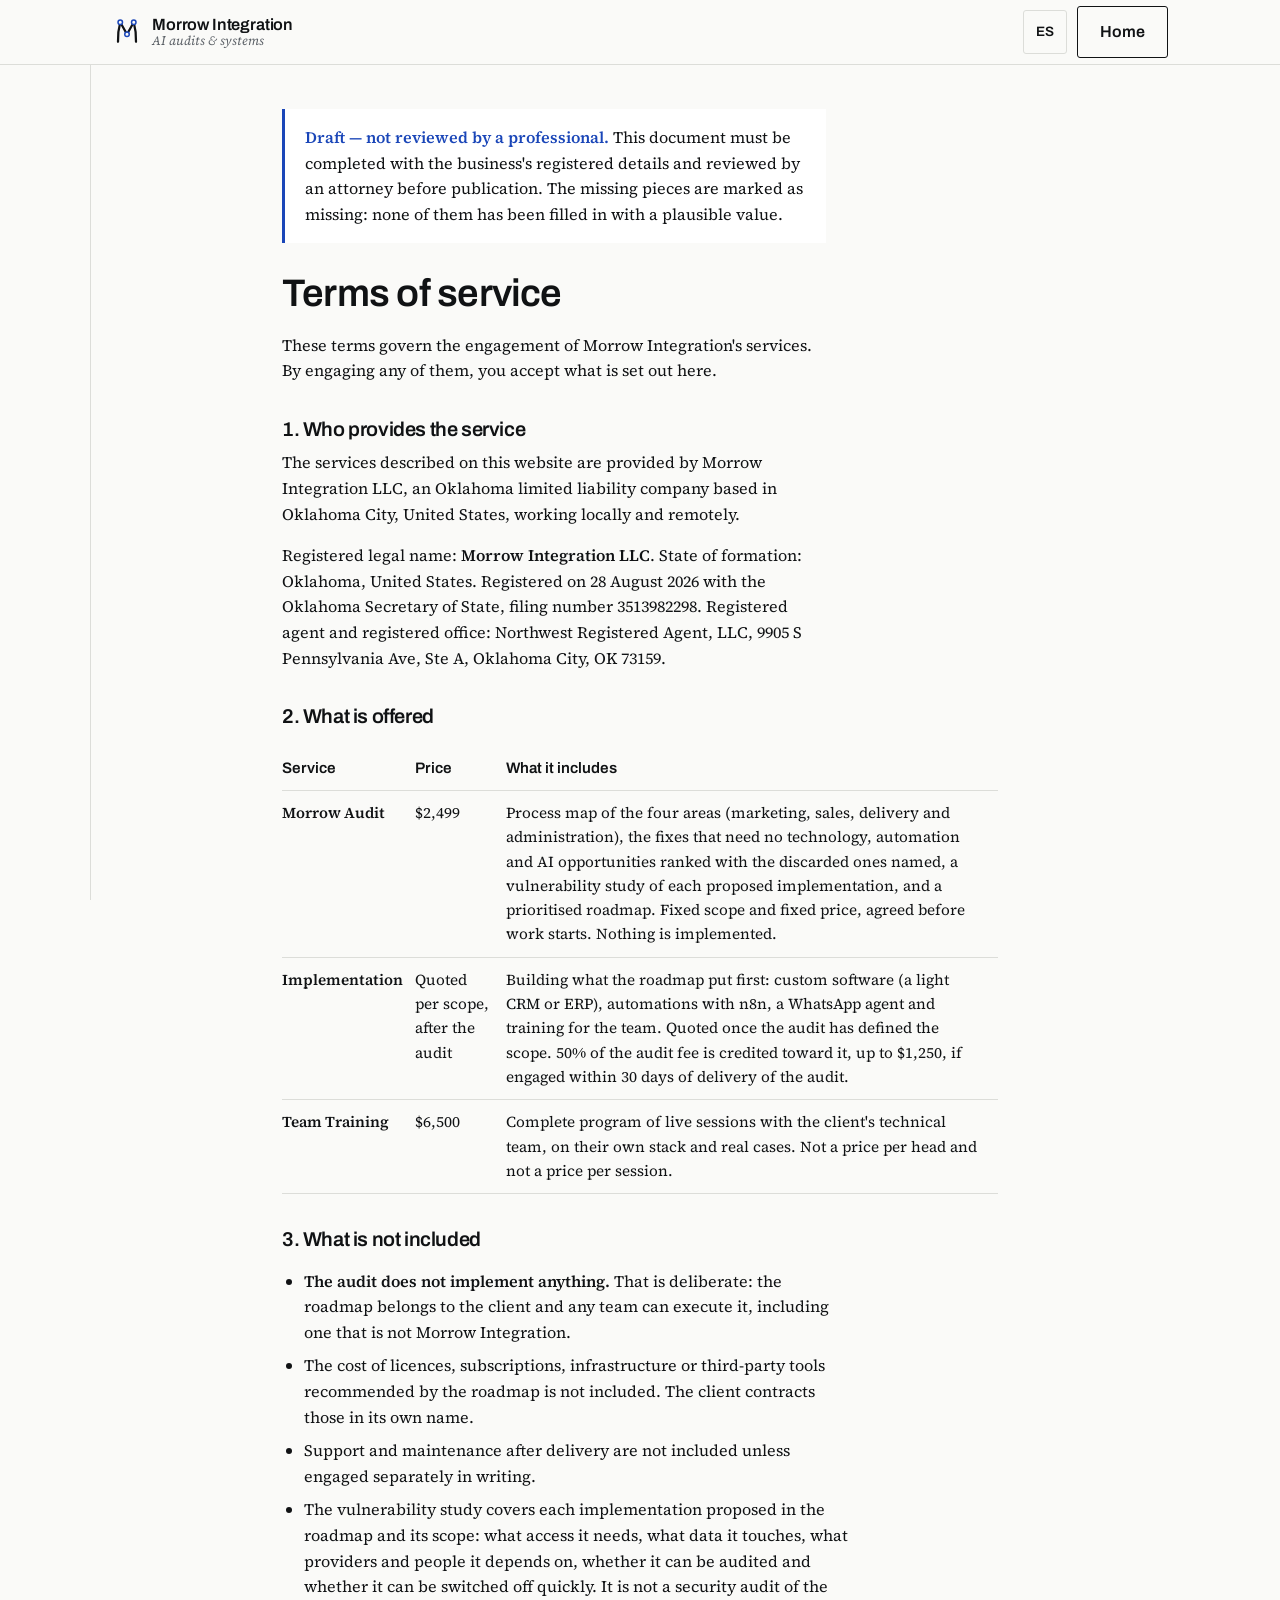
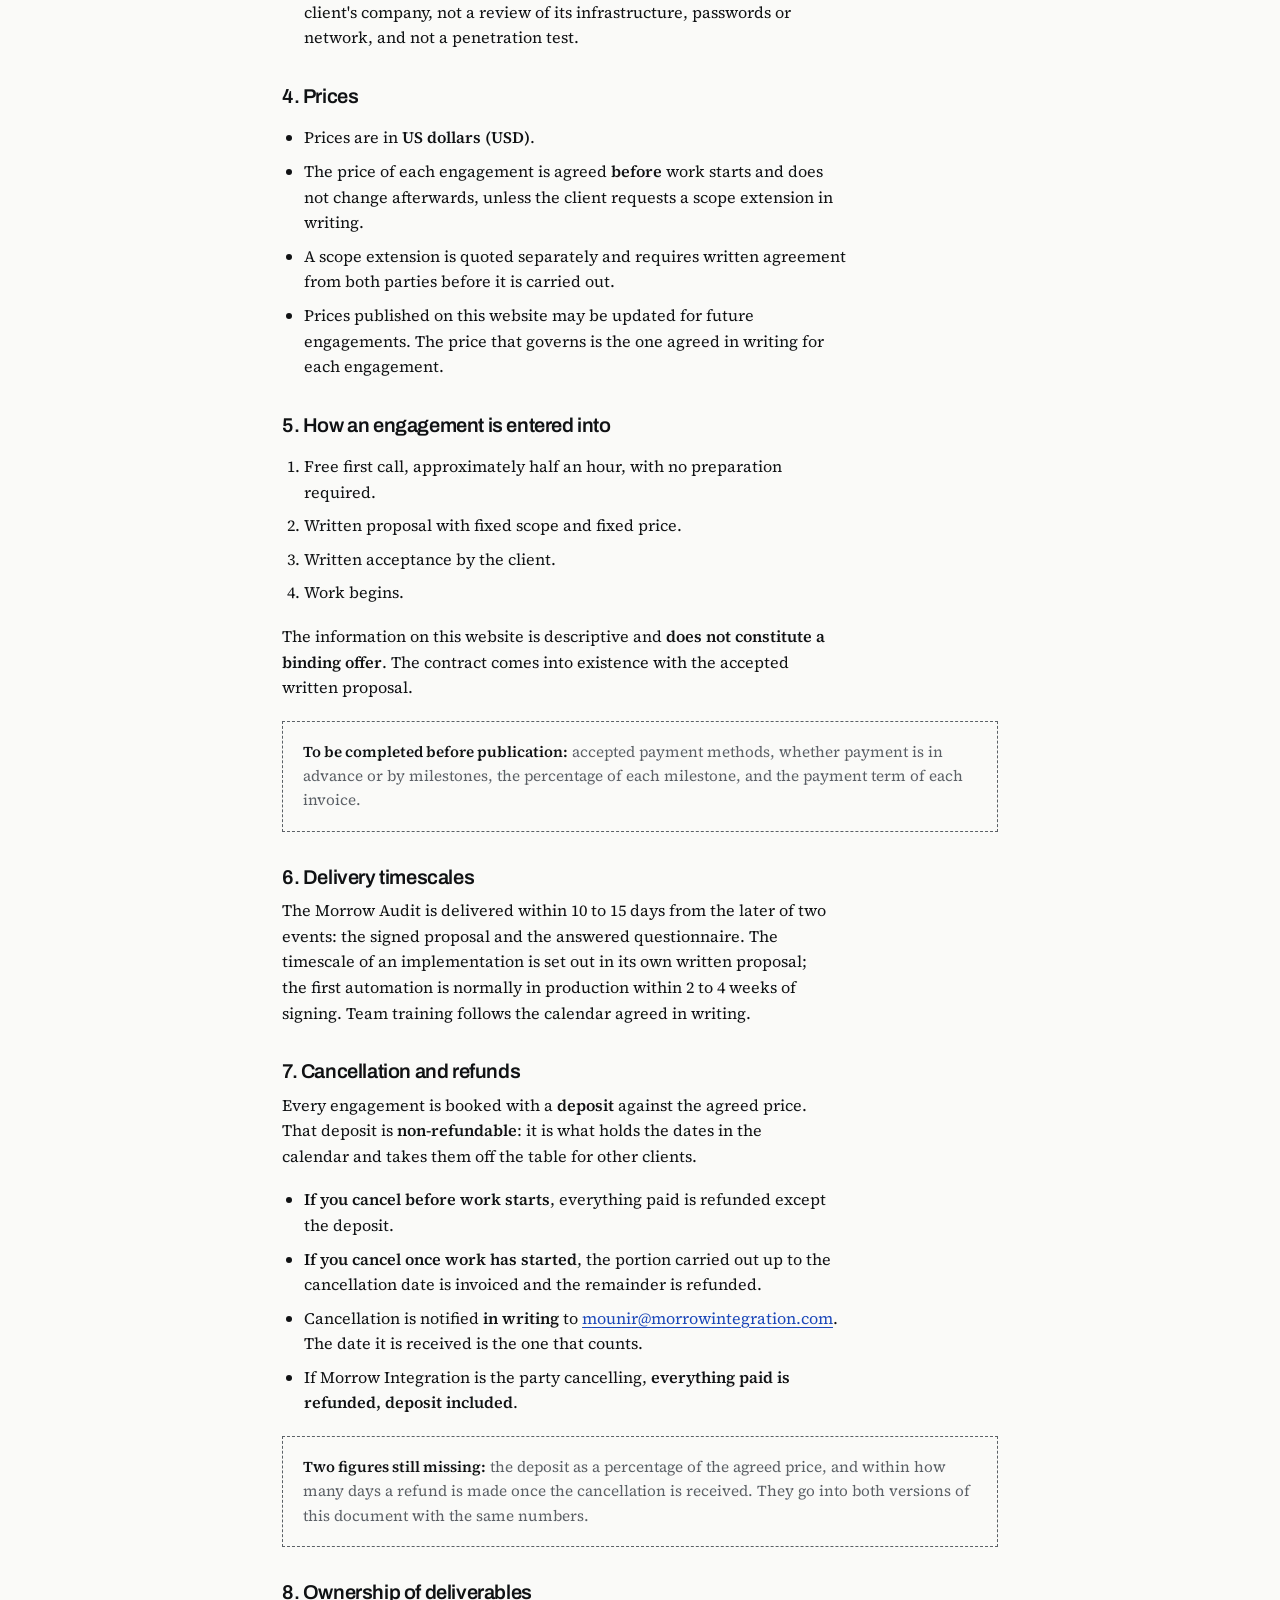
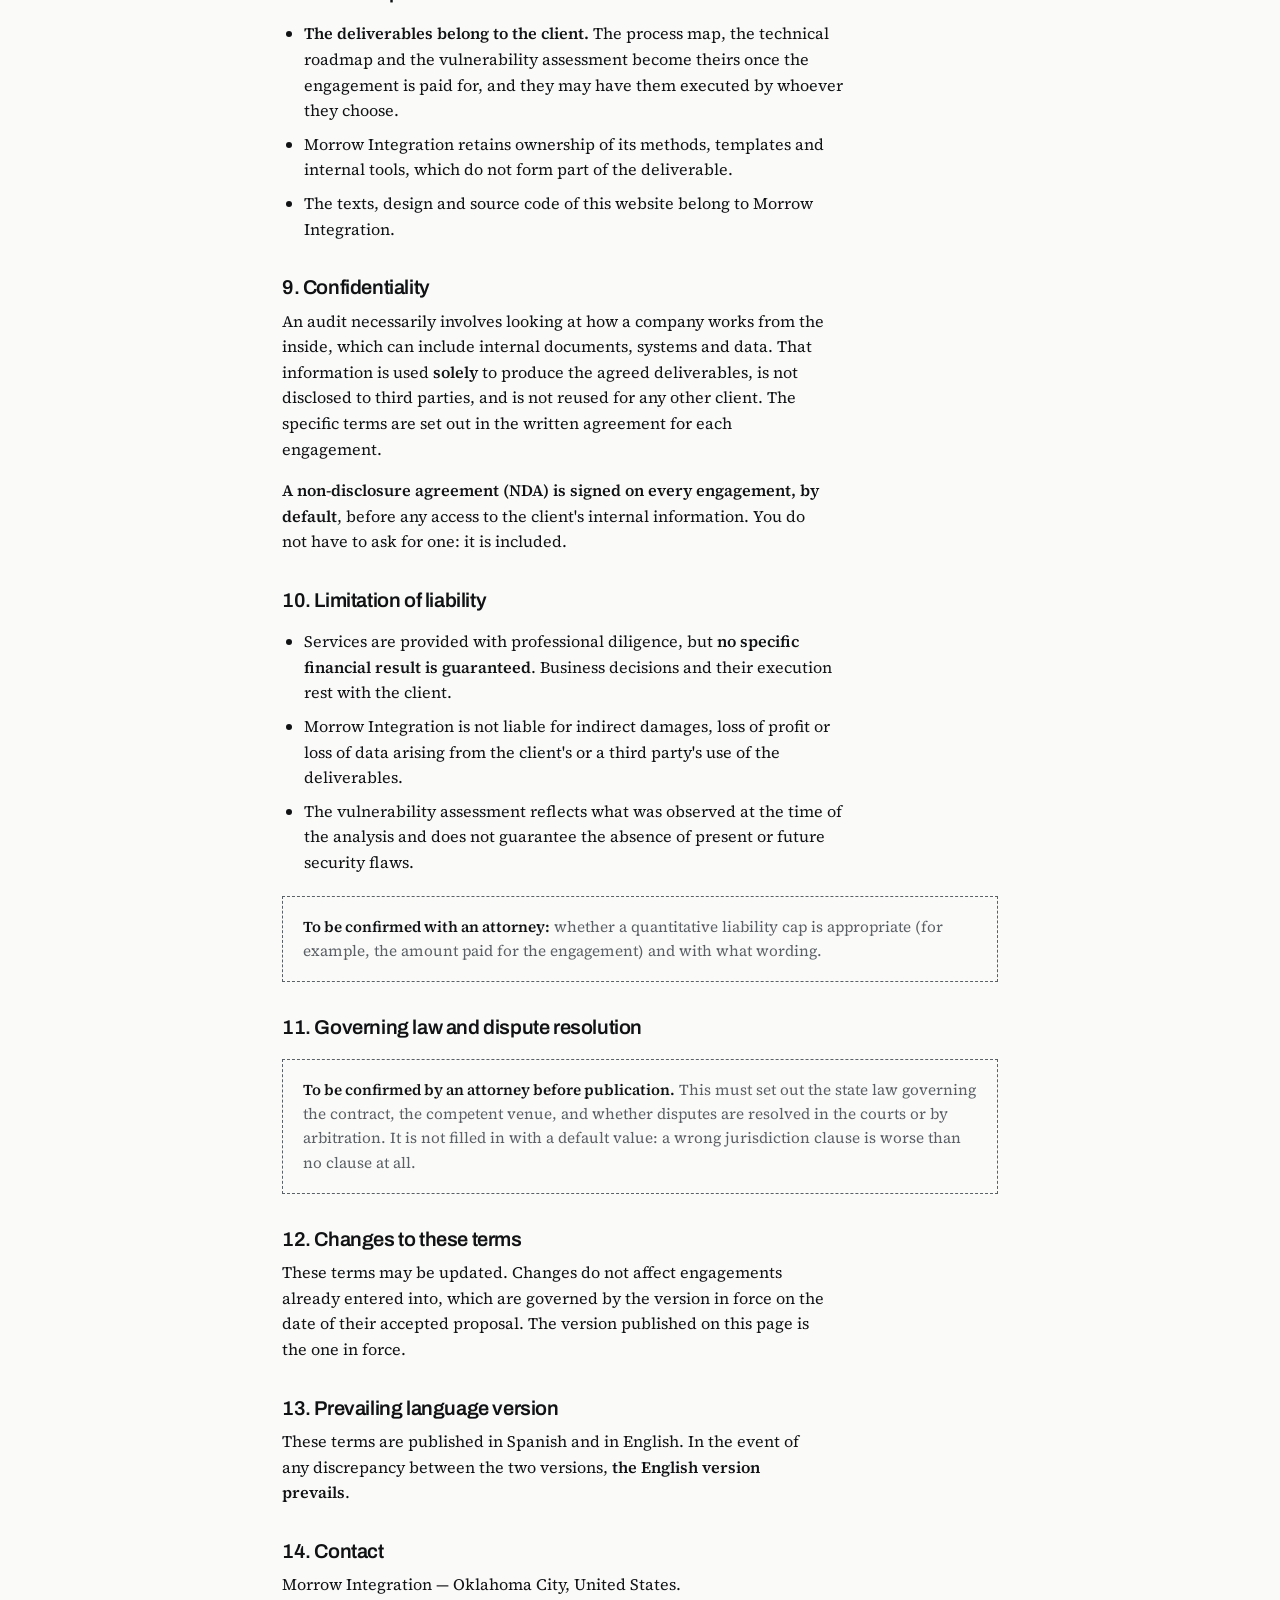
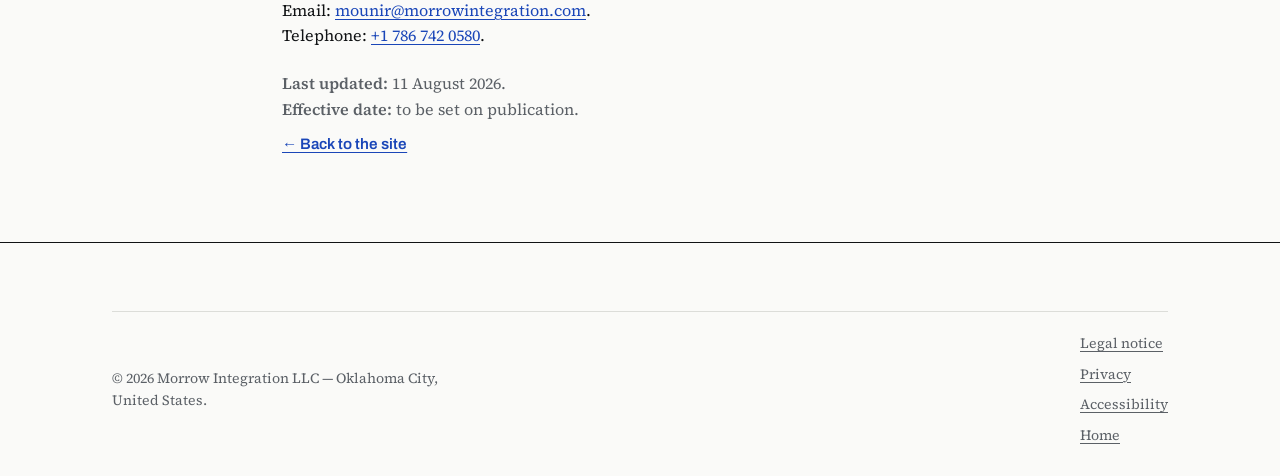
<file: terms.html>
<!doctype html>
<html lang="en">
<head>
<meta charset="utf-8">
<meta name="viewport" content="width=device-width, initial-scale=1">
<title>Terms of service — Morrow Integration | Oklahoma City</title>
<meta name="description" content="Engagement terms for Morrow Integration's services: the Morrow Audit, implementation and team training. Oklahoma City, United States.">
<link rel="alternate" hreflang="en" href="terms.html">
<link rel="alternate" hreflang="es" href="terminos.html">
<link rel="icon" href="favicon.svg" type="image/svg+xml">
<link rel="stylesheet" href="css/estilos.css">
</head>
<body>

<a class="salto-contenido" href="#main">Skip to content</a>

<header class="cabecera">
  <div class="env cabecera__fila">
    <a class="marca" href="index.html">
      <svg class="marca__icono" viewBox="0 0 40 40" role="img" aria-label="Morrow Integration">
        <g fill="none" stroke="currentColor" stroke-linecap="round" stroke-linejoin="round" stroke-width="3">
          <path d="M8 33C7.6 24 9 14.5 11 7"/>
          <path d="M11 7 20 23 29 7"/>
          <path d="M29 7C31 14.5 32.4 24 32 33"/>
        </g>
        <g fill="#1A46B8">
          <circle cx="11" cy="7" r="3"/><circle cx="20" cy="23" r="3"/><circle cx="29" cy="7" r="3"/>
        </g>
      </svg>      <span class="marca__texto">Morrow Integration<small>AI audits &amp; systems</small></span>
    </a>
    <div class="cabecera__acciones">
      <a class="idioma" href="terminos.html" hreflang="es" lang="es" title="Ver en español">ES</a>
      <a class="btn btn--fantasma" href="index.html">Home</a>
    </div>
  </div>
</header>

<main class="doc" id="main">
  <div class="env">

    <p class="plantilla-aviso">
      <strong>Draft — not reviewed by a professional.</strong> This document must be
      completed with the business's registered details and reviewed by an attorney before
      publication. The missing pieces are marked as missing: none of them has been filled
      in with a plausible value.
    </p>

    <h1>Terms of service</h1>

    <p>
      These terms govern the engagement of Morrow Integration's services. By engaging any
      of them, you accept what is set out here.
    </p>

    <h2>1. Who provides the service</h2>
    <p>
      The services described on this website are provided by Morrow Integration LLC, an Oklahoma limited liability company based in
      Oklahoma City, United States, working locally and remotely.
    </p>
    <p>
      Registered legal name: <strong>Morrow Integration LLC</strong>. State of formation:
      Oklahoma, United States. Registered on 28 August 2026 with the Oklahoma Secretary of
      State, filing number 3513982298. Registered agent and registered office: Northwest
      Registered Agent, LLC, 9905 S Pennsylvania Ave, Ste A, Oklahoma City, OK 73159.
    </p>

    <h2>2. What is offered</h2>
    <div class="tabla-doc">
      <table>
        <thead>
          <tr><th>Service</th><th>Price</th><th>What it includes</th></tr>
        </thead>
        <tbody>
          <tr>
            <td><strong>Morrow Audit</strong></td>
            <td>$2,499</td>
            <td>Process map of the four areas (marketing, sales, delivery and administration),
                the fixes that need no technology, automation and AI opportunities ranked with
                the discarded ones named, a vulnerability study of each proposed implementation,
                and a prioritised roadmap. Fixed scope and fixed price, agreed before work
                starts. Nothing is implemented.</td>
          </tr>
          <tr>
            <td><strong>Implementation</strong></td>
            <td>Quoted per scope, after the audit</td>
            <td>Building what the roadmap put first: custom software (a light CRM or ERP),
                automations with n8n, a WhatsApp agent and training for the team. Quoted once
                the audit has defined the scope. 50% of the audit fee is credited toward it,
                up to $1,250, if engaged within 30 days of delivery of the audit.</td>
          </tr>
          <tr>
            <td><strong>Team Training</strong></td>
            <td>$6,500</td>
            <td>Complete program of live sessions with the client's technical team, on their
                own stack and real cases. Not a price per head and not a price per session.</td>
          </tr>
        </tbody>
      </table>
    </div>

    <h2>3. What is not included</h2>
    <ul>
      <li><strong>The audit does not implement anything.</strong> That is deliberate: the
          roadmap belongs to the client and any team can execute it, including one that is
          not Morrow Integration.</li>
      <li>The cost of licences, subscriptions, infrastructure or third-party tools
          recommended by the roadmap is not included. The client contracts those in its own
          name.</li>
      <li>Support and maintenance after delivery are not included unless engaged separately
          in writing.</li>
      <li>The vulnerability study covers each implementation proposed in the roadmap and its
          scope: what access it needs, what data it touches, what providers and people it
          depends on, whether it can be audited and whether it can be switched off quickly.
          It is not a security audit of the client's company, not a review of its
          infrastructure, passwords or network, and not a penetration test.</li>
    </ul>

    <h2>4. Prices</h2>
    <ul>
      <li>Prices are in <strong>US dollars (USD)</strong>.</li>
      <li>The price of each engagement is agreed <strong>before</strong> work starts and
          does not change afterwards, unless the client requests a scope extension in
          writing.</li>
      <li>A scope extension is quoted separately and requires written agreement from both
          parties before it is carried out.</li>
      <li>Prices published on this website may be updated for future engagements. The price
          that governs is the one agreed in writing for each engagement.</li>
    </ul>

    <h2>5. How an engagement is entered into</h2>
    <ol>
      <li>Free first call, approximately half an hour, with no preparation required.</li>
      <li>Written proposal with fixed scope and fixed price.</li>
      <li>Written acceptance by the client.</li>
      <li>Work begins.</li>
    </ol>
    <p>
      The information on this website is descriptive and <strong>does not constitute a
      binding offer</strong>. The contract comes into existence with the accepted written
      proposal.
    </p>
    <!-- PENDIENTE: pedir al cliente la forma de pago, si hay pago por adelantado o por
         hitos, el porcentaje de cada hito y el plazo de pago de cada factura. -->
    <div class="hueco">
      <strong>To be completed before publication:</strong> accepted payment methods,
      whether payment is in advance or by milestones, the percentage of each milestone, and
      the payment term of each invoice.
    </div>

    <h2>6. Delivery timescales</h2>
    <p>
      The Morrow Audit is delivered within 10 to 15 days from the later of two events: the
      signed proposal and the answered questionnaire. The timescale of an implementation is
      set out in its own written proposal; the first automation is normally in production
      within 2 to 4 weeks of signing. Team training follows the calendar agreed in writing.
    </p>

    <h2>7. Cancellation and refunds</h2>
    <!-- Modelo decidido por el titular el 11-08-2026: senal no reembolsable y el resto
         segun lo trabajado. Faltan solo dos cifras, marcadas abajo. -->
    <p>
      Every engagement is booked with a <strong>deposit</strong> against the agreed price.
      That deposit is <strong>non-refundable</strong>: it is what holds the dates in the
      calendar and takes them off the table for other clients.
    </p>
    <ul>
      <li><strong>If you cancel before work starts</strong>, everything paid is refunded
          except the deposit.</li>
      <li><strong>If you cancel once work has started</strong>, the portion carried out up
          to the cancellation date is invoiced and the remainder is refunded.</li>
      <li>Cancellation is notified <strong>in writing</strong> to
          <a href="mailto:mounir@morrowintegration.com">mounir@morrowintegration.com</a>.
          The date it is received is the one that counts.</li>
      <li>If Morrow Integration is the party cancelling, <strong>everything paid is
          refunded, deposit included</strong>.</li>
    </ul>
    <!-- PENDIENTE: pedir al cliente el porcentaje de la senal y el plazo de devolucion.
         Van con la misma cifra en terminos.html y terms.html. -->
    <div class="hueco">
      <strong>Two figures still missing:</strong> the deposit as a percentage of the agreed
      price, and within how many days a refund is made once the cancellation is received.
      They go into both versions of this document with the same numbers.
    </div>

    <h2>8. Ownership of deliverables</h2>
    <ul>
      <li><strong>The deliverables belong to the client.</strong> The process map, the
          technical roadmap and the vulnerability assessment become theirs once the
          engagement is paid for, and they may have them executed by whoever they choose.</li>
      <li>Morrow Integration retains ownership of its methods, templates and internal tools,
          which do not form part of the deliverable.</li>
      <li>The texts, design and source code of this website belong to Morrow Integration.</li>
    </ul>

    <h2>9. Confidentiality</h2>
    <p>
      An audit necessarily involves looking at how a company works from the inside, which
      can include internal documents, systems and data. That information is used
      <strong>solely</strong> to produce the agreed deliverables, is not disclosed to third
      parties, and is not reused for any other client. The specific terms are set out in the
      written agreement for each engagement.
    </p>
    <p>
      <strong>A non-disclosure agreement (NDA) is signed on every engagement, by
      default</strong>, before any access to the client's internal information. You do not
      have to ask for one: it is included.
    </p>

    <h2>10. Limitation of liability</h2>
    <ul>
      <li>Services are provided with professional diligence, but <strong>no specific
          financial result is guaranteed</strong>. Business decisions and their execution
          rest with the client.</li>
      <li>Morrow Integration is not liable for indirect damages, loss of profit or loss of
          data arising from the client's or a third party's use of the deliverables.</li>
      <li>The vulnerability assessment reflects what was observed at the time of the
          analysis and does not guarantee the absence of present or future security flaws.</li>
    </ul>
    <!-- PENDIENTE: confirmar con un abogado si procede un limite cuantitativo de
         responsabilidad y con que redaccion. -->
    <div class="hueco">
      <strong>To be confirmed with an attorney:</strong> whether a quantitative liability
      cap is appropriate (for example, the amount paid for the engagement) and with what
      wording.
    </div>

    <h2>11. Governing law and dispute resolution</h2>
    <!-- PENDIENTE: la jurisdiccion la confirma un abogado antes de publicar. -->
    <div class="hueco">
      <strong>To be confirmed by an attorney before publication.</strong> This must set out
      the state law governing the contract, the competent venue, and whether disputes are
      resolved in the courts or by arbitration. It is not filled in with a default value: a
      wrong jurisdiction clause is worse than no clause at all.
    </div>

    <h2>12. Changes to these terms</h2>
    <p>
      These terms may be updated. Changes do not affect engagements already entered into,
      which are governed by the version in force on the date of their accepted proposal. The
      version published on this page is the one in force.
    </p>

    <h2>13. Prevailing language version</h2>
    <p>
      These terms are published in Spanish and in English. In the event of any discrepancy
      between the two versions, <strong>the English version prevails</strong>.
    </p>

    <h2>14. Contact</h2>
    <p>
      Morrow Integration — Oklahoma City, United States.<br>
      Email: <a href="mailto:mounir@morrowintegration.com">mounir@morrowintegration.com</a>.<br>
      Telephone: <a href="tel:+17867420580">+1 786 742 0580</a>.
    </p>

    <p class="fecha-version">
      <strong>Last updated:</strong>
      <time datetime="2026-08-11">11 August 2026</time>.<br>
      <strong>Effective date:</strong> to be set on publication.
    </p>

    <p><a class="volver" href="index.html">&larr; Back to the site</a></p>

  </div>
</main>

<footer class="pie">
  <div class="env">
    <div class="pie__legal">
      <p>&copy; 2026 Morrow Integration LLC — Oklahoma City, United States.</p>
      <ul class="pie__enlaces"><li><a href="legal.html">Legal notice</a></li><li><a href="privacy.html">Privacy</a></li><li><a href="accessibility.html">Accessibility</a></li><li><a href="index.html">Home</a></li></ul>
    </div>
  </div>
</footer>

</body>
</html>
</file>
<file: css/estilos.css>
/* ==========================================================================
   Morrow Integration — hoja de estilos única
   Plan de diseño del 9 de septiembre de 2026 (cuaderno, "Plan de diseño").
   Papel, tinta y azul: el azul es la tinta del plano (el mapa, los nodos, los
   enlaces, el botón) y un solo bloque, el del precio. Titulares en Archivo,
   cuerpo en Source Serif 4, las dos dentro de la carpeta fuentes/.
   Sin dependencias externas. Móvil primero (360px), ampliada en 768 y 1100.
   Un solo movimiento: el trazo del mapa de la portada se dibuja al cargar.
   ========================================================================== */

@font-face {
  font-family: "Archivo";
  src: url("../fuentes/archivo-600.woff2") format("woff2");
  font-weight: 600; font-style: normal; font-display: swap;
}
@font-face {
  font-family: "Archivo";
  src: url("../fuentes/archivo-700.woff2") format("woff2");
  font-weight: 700; font-style: normal; font-display: swap;
}
@font-face {
  font-family: "Source Serif 4";
  src: url("../fuentes/source-serif-4-400.woff2") format("woff2");
  font-weight: 400; font-style: normal; font-display: swap;
}
@font-face {
  font-family: "Source Serif 4";
  src: url("../fuentes/source-serif-4-400-cursiva.woff2") format("woff2");
  font-weight: 400; font-style: italic; font-display: swap;
}
@font-face {
  font-family: "Source Serif 4";
  src: url("../fuentes/source-serif-4-600.woff2") format("woff2");
  font-weight: 600; font-style: normal; font-display: swap;
}

:root {
  --papel:       #FAFAF8;
  --documento:   #FFFFFF;
  --tinta:       #101214;
  --gris:        #5B6066;   /* 6,07:1 sobre papel, 6,34:1 sobre documento */
  --linea:       #DCDDD9;
  --linea-suave: #ECECE8;   /* la cuadrícula del papel */
  --azul:        #1A46B8;   /* 7,69:1 sobre papel; blanco sobre azul 8,04:1 */
  --azul-2:      #143A9A;
  --sobre-azul:  #FFFFFF;
  --sobre-azul-2:#DCE4FF;   /* texto secundario dentro del bloque azul, 9,9:1 */

  --maxw: 1120px;
  --pad: 20px;
  --ancho-texto: 640px;
  --t: 180ms ease;

  --titulo: "Archivo", "Helvetica Neue", Helvetica, Arial, sans-serif;
  --cuerpo: "Source Serif 4", "Iowan Old Style", "Palatino Linotype", Palatino,
            Georgia, "Times New Roman", serif;
}

* { box-sizing: border-box; }

html { scroll-behavior: smooth; }

body {
  margin: 0;
  background: var(--papel);
  color: var(--tinta);
  font-family: var(--cuerpo);
  font-size: 17px;
  line-height: 1.6;
  -webkit-font-smoothing: antialiased;
  -webkit-text-size-adjust: 100%;
  overflow-x: hidden;
}

img { max-width: 100%; height: auto; display: block; }

a { color: var(--azul); text-decoration: underline; text-underline-offset: 3px; text-decoration-thickness: 1px; }
a:hover { color: var(--azul-2); }

h1, h2, h3, h4 {
  font-family: var(--titulo);
  font-weight: 600;
  line-height: 1.12;
  margin: 0 0 0.5em;
  letter-spacing: -0.015em;
}
h1 { font-size: 2.5rem; line-height: 1.05; letter-spacing: -0.02em; }
h2 { font-size: 1.9rem; letter-spacing: -0.02em; }
h3 { font-size: 1.3rem; letter-spacing: -0.01em; }
p  { margin: 0 0 1em; }
p, li { max-width: 68ch; }
strong { font-weight: 600; }

::selection { background: var(--azul); color: #fff; }

:focus-visible {
  outline: 2px solid var(--azul);
  outline-offset: 3px;
}

/* --- utilidades ---------------------------------------------------------- */

.env {
  width: 100%;
  max-width: var(--maxw);
  margin: 0 auto;
  padding: 0 var(--pad);
}

.seccion { padding: 60px 0; border-top: 1px solid var(--linea); }

/* La cuadrícula del papel: solo donde hay algo dibujado encima. */
.seccion--cuadricula {
  background-image:
    linear-gradient(var(--linea-suave) 1px, transparent 1px),
    linear-gradient(90deg, var(--linea-suave) 1px, transparent 1px);
  background-size: 48px 48px;
}

.entradilla {
  font-size: 1.12rem;
  color: var(--gris);
  max-width: 60ch;
  margin-bottom: 1.4em;
}

.salto-contenido {
  position: absolute;
  left: -9999px;
  top: 0;
  background: var(--azul);
  color: #fff;
  padding: 10px 16px;
  font-family: var(--titulo);
  font-weight: 600;
  z-index: 200;
}
.salto-contenido:focus { left: 8px; top: 8px; }

/* --- botones ------------------------------------------------------------- */

.btn {
  display: inline-flex;
  align-items: center;
  justify-content: center;
  gap: 9px;
  min-height: 48px;
  padding: 12px 22px;
  border-radius: 3px;
  border: 1px solid transparent;
  font-family: var(--titulo);
  font-size: 1rem;
  font-weight: 600;
  text-align: center;
  text-decoration: none;
  white-space: nowrap;
  cursor: pointer;
  transition: background var(--t), border-color var(--t), color var(--t);
}
.btn:hover { text-decoration: none; }

.btn--primario { background: var(--azul); color: var(--sobre-azul); }
.btn--primario:hover { background: var(--azul-2); color: var(--sobre-azul); }

.btn--fantasma { background: transparent; border-color: var(--tinta); color: var(--tinta); }
.btn--fantasma:hover { border-color: var(--azul); color: var(--azul); }

.btn--ancho { width: 100%; }

.botonera { display: flex; flex-direction: column; gap: 12px; }

/* --- cabecera ------------------------------------------------------------ */

.cabecera {
  position: sticky;
  top: 0;
  z-index: 100;
  background: var(--papel);
  border-bottom: 1px solid var(--linea);
}

.cabecera__fila {
  display: flex;
  align-items: center;
  justify-content: space-between;
  gap: 14px;
  min-height: 64px;
}

.marca {
  display: inline-flex;
  align-items: center;
  gap: 10px;
  color: var(--tinta);
  text-decoration: none;
  font-family: var(--titulo);
  font-weight: 600;
  font-size: 1.02rem;
  letter-spacing: -0.01em;
}
.marca:hover { color: var(--tinta); text-decoration: none; }
.marca__icono { width: 30px; height: 30px; flex: 0 0 30px; }
.marca__texto { white-space: nowrap; line-height: 1.1; }
.marca__texto small {
  display: block;
  font-family: var(--cuerpo);
  font-style: italic;
  font-weight: 400;
  font-size: 0.8rem;
  color: var(--gris);
  letter-spacing: 0;
}

.nav { display: none; }
.nav__enlaces {
  display: flex;
  align-items: center;
  gap: 24px;
  list-style: none;
  margin: 0;
  padding: 0;
}
.nav__enlaces a {
  font-family: var(--titulo);
  font-weight: 600;
  font-size: 0.95rem;
  color: var(--tinta);
  text-decoration: none;
  padding: 6px 0;
  border-bottom: 2px solid transparent;
  transition: border-color var(--t), color var(--t);
}
.nav__enlaces a:hover { color: var(--azul); border-bottom-color: var(--azul); }

.cabecera__acciones { display: flex; align-items: center; gap: 10px; }
.cabecera__acciones .btn--primario { display: none; }
.cabecera__acciones .btn--fantasma { min-height: 44px; padding: 10px 16px; font-size: 0.92rem; }

.idioma {
  display: inline-flex;
  align-items: center;
  justify-content: center;
  min-width: 44px;
  min-height: 44px;
  padding: 0 12px;
  border: 1px solid var(--linea);
  border-radius: 3px;
  color: var(--tinta);
  font-family: var(--titulo);
  font-size: 0.85rem;
  font-weight: 600;
  text-decoration: none;
  transition: border-color var(--t), color var(--t);
}
.idioma:hover { border-color: var(--azul); color: var(--azul); text-decoration: none; }

.btn-menu {
  display: inline-flex;
  align-items: center;
  justify-content: center;
  width: 44px;
  height: 44px;
  padding: 0;
  background: transparent;
  border: 1px solid var(--linea);
  border-radius: 3px;
  color: var(--tinta);
  cursor: pointer;
}
.btn-menu svg { width: 22px; height: 22px; }
.btn-menu__cerrar { display: none; }
.btn-menu[aria-expanded="true"] .btn-menu__abrir { display: none; }
.btn-menu[aria-expanded="true"] .btn-menu__cerrar { display: block; }

.menu-movil {
  display: none;
  border-top: 1px solid var(--linea);
  background: var(--papel);
  padding: 10px var(--pad) 22px;
}
.menu-movil.abierto { display: block; }
.menu-movil ul { list-style: none; margin: 0 0 16px; padding: 0; }
.menu-movil a {
  display: block;
  min-height: 48px;
  padding: 12px 2px;
  color: var(--tinta);
  font-family: var(--titulo);
  font-weight: 600;
  text-decoration: none;
  border-bottom: 1px solid var(--linea);
}
.menu-movil a:hover { color: var(--azul); }

/* --- la historia: portada + método, con el mapa fijo al lado ---------------- */

.historia { padding: 40px 0 64px; border-top: 0; }
.historia__grid { display: grid; gap: 36px; }

.portada h1 { margin-bottom: 22px; max-width: 16ch; }
.portada__texto { font-size: 1.12rem; max-width: 56ch; margin-bottom: 26px; }

/* En el celular el mapa se queda pegado bajo la cabecera mientras se leen los pasos. */
.historia__mapa {
  position: sticky;
  top: 64px;
  z-index: 5;
  background: var(--papel);
  margin: 0 calc(-1 * var(--pad));
  padding: 8px var(--pad) 6px;
  border-bottom: 1px solid var(--linea);
}

/* El mapa: el proceso enredado de hoy, dibujado a mano en SVG. El JavaScript lo
   ordena por etapas al bajar; sin JavaScript se queda en la etapa 0. */
.mapa { display: block; width: 100%; height: 30vh; max-height: 250px; }
.mapa__trazo {
  fill: none;
  stroke: var(--azul);
  stroke-width: 2;
  stroke-linejoin: round;
  stroke-linecap: round;
  stroke-dasharray: 3000;
  stroke-dashoffset: 3000;
  animation: dibujar 1.6s cubic-bezier(0.4, 0, 0.2, 1) 0.2s forwards;
  transition: opacity 0.4s ease;
}
@keyframes dibujar { to { stroke-dashoffset: 0; } }
.mapa__trazo--oculto { opacity: 0; }

.nodo circle { fill: var(--azul); stroke: var(--papel); stroke-width: 3; transition: opacity 0.5s ease; }
.nodo text {
  font-family: var(--cuerpo);
  font-style: italic;
  font-size: 17px;
  fill: var(--gris);
  transition: fill 0.4s ease, opacity 0.5s ease;
}
.nodo--fuerte text { fill: var(--tinta); }
.nodo--tachado { opacity: 0.35; transition: opacity 0.5s ease 0.7s; }
.nodo--oculto { opacity: 0; transition: opacity 0.45s ease; }

.enlace {
  fill: none;
  stroke: var(--azul);
  stroke-width: 2;
  stroke-linejoin: round;
  stroke-linecap: round;
  transition: opacity 0.45s ease, stroke-width 0.45s ease;
}
.enlace--auto { stroke-width: 4.4; }
.enlace--entra, .enlace--sale { opacity: 0; }

.mapa__extras > * { transition: opacity 0.4s ease; }
.mapa__extras > .extra--entra { opacity: 0; }
.cola circle { fill: var(--azul); stroke: var(--papel); stroke-width: 1.5; }
.tachon {
  stroke: var(--tinta);
  stroke-width: 2;
  stroke-linecap: round;
  stroke-dasharray: 120;
  stroke-dashoffset: 120;
  transition: stroke-dashoffset 0.5s ease 0.35s;
}
.tachon--hecho { stroke-dashoffset: 0; }
.marca circle { fill: var(--papel); stroke: var(--azul); stroke-width: 2; }
.marca--num circle { fill: var(--azul); }
.marca polyline { fill: none; stroke: var(--azul); stroke-width: 2.4; stroke-linecap: round; stroke-linejoin: round; }
.marca--num text {
  font-family: var(--titulo);
  font-weight: 600;
  font-size: 15px;
  fill: #fff;
  text-anchor: middle;
}
.etiqueta-auto {
  font-family: var(--cuerpo);
  font-style: italic;
  font-size: 15px;
  fill: var(--azul);
  text-anchor: middle;
}

.mapa__pie {
  margin: 8px 0 0;
  font-style: italic;
  color: var(--gris);
  font-size: 0.95rem;
  min-height: 2.6em;
}

.metodo { padding-top: 8px; }

/* La ficha bajo el titular: en texto, no en cifras gigantes. */
.ficha {
  display: grid;
  gap: 0;
  margin: 30px 0 0;
  border-top: 1px solid var(--linea);
}
.ficha div { padding: 12px 0; border-bottom: 1px solid var(--linea); }
.ficha dt { font-style: italic; color: var(--gris); font-size: 0.95rem; }
.ficha dd { margin: 2px 0 0; font-family: var(--titulo); font-weight: 600; font-size: 1rem; }

/* --- la pregunta (el problema) ------------------------------------------- */

.pregunta__lista {
  list-style: none;
  margin: 26px 0 0;
  padding: 0;
  display: grid;
  gap: 24px;
}
.pregunta__lista li { padding-top: 14px; border-top: 2px solid var(--azul); color: var(--gris); }
.pregunta__lista li strong {
  display: block;
  font-family: var(--titulo);
  font-weight: 600;
  color: var(--tinta);
  font-size: 1.05rem;
  margin-bottom: 6px;
}

/* --- la oferta: tres piezas en orden ------------------------------------- */

.oferta { display: grid; gap: 20px; margin-top: 30px; }

/* Cada pieza es un documento: fondo blanco, una línea, sin sombra, sin radio. */
.pieza {
  background: var(--documento);
  border: 1px solid var(--linea);
  padding: 26px 22px 24px;
}
.pieza--principal { border-color: var(--tinta); }

.pieza__num {
  display: block;
  font-family: var(--titulo);
  font-weight: 600;
  font-size: 0.9rem;
  color: var(--azul);
  margin-bottom: 10px;
}
.pieza h3 { margin-bottom: 8px; }
.pieza__precio {
  display: flex;
  align-items: baseline;
  flex-wrap: wrap;
  gap: 4px 10px;
  margin: 0 0 16px;
  padding-bottom: 16px;
  border-bottom: 1px solid var(--linea);
  font-size: 0.95rem;
  color: var(--gris);
}
.pieza__precio b {
  font-family: var(--titulo);
  font-weight: 700;
  font-size: 1.7rem;
  color: var(--tinta);
  letter-spacing: -0.02em;
  line-height: 1.1;
}
.pieza__lista { list-style: none; margin: 14px 0 0; padding: 0; display: grid; gap: 9px; }
.pieza__lista li { position: relative; padding-left: 20px; font-size: 0.97rem; }
.pieza__lista li::before {
  content: "";
  position: absolute;
  left: 0;
  top: 0.72em;
  width: 9px;
  height: 2px;
  background: var(--azul);
}
.pieza__para {
  margin: 18px 0 0;
  padding-top: 14px;
  border-top: 1px solid var(--linea);
  font-size: 0.95rem;
  color: var(--gris);
}
.pieza__para strong { color: var(--tinta); }

.nota-metodo {
  margin: 26px 0 0;
  padding-left: 18px;
  border-left: 2px solid var(--azul);
  font-size: 1.02rem;
}

/* --- las cuatro áreas: un mapa 2×2 ---------------------------------------- */

.areas {
  display: grid;
  gap: 1px;
  margin-top: 30px;
  background: var(--linea);
  border: 1px solid var(--linea);
}
.area { background: var(--papel); padding: 24px 22px 22px; }
.area__letra {
  display: block;
  font-family: var(--titulo);
  font-weight: 700;
  font-size: 2.4rem;
  line-height: 1;
  color: var(--azul);
  margin-bottom: 10px;
}
.area h3 { font-size: 1.15rem; margin-bottom: 8px; }
.area p { font-size: 0.97rem; margin-bottom: 0.7em; }
.area p:last-child { margin-bottom: 0; }
.area p em { color: var(--gris); }

/* --- el método: cinco pasos sobre una línea recta ------------------------ */

.proceso { list-style: none; margin: 30px 0 0; padding: 0; counter-reset: fase; }
.fase {
  position: relative;
  padding: 0 0 30px 44px;
  border-left: 2px solid var(--azul);
  counter-increment: fase;
}
.fase:last-child { border-left-color: transparent; padding-bottom: 0; }
.fase::before {
  content: counter(fase);
  position: absolute;
  left: -15px;
  top: 0;
  width: 28px;
  height: 28px;
  display: flex;
  align-items: center;
  justify-content: center;
  border-radius: 50%;
  background: var(--azul);
  color: #fff;
  font-family: var(--titulo);
  font-weight: 600;
  font-size: 0.85rem;
}
.fase h3 { margin-bottom: 4px; padding-top: 2px; }
.fase__cuando { display: block; font-style: italic; color: var(--gris); font-size: 0.95rem; margin-bottom: 8px; }
.fase p { margin: 0; }

/* --- el precio: el único bloque de color --------------------------------- */

.precio {
  background: var(--azul);
  color: var(--sobre-azul);
  border-top: 0;
}
.precio h2 { color: var(--sobre-azul); }
.precio .entradilla { color: var(--sobre-azul-2); }
.precio a { color: var(--sobre-azul); }
.precio a:hover { color: var(--sobre-azul-2); }

.precio__lista { margin: 30px 0 0; border-top: 1px solid rgba(255, 255, 255, 0.35); }
.precio__fila {
  display: grid;
  gap: 6px;
  padding: 20px 0;
  border-bottom: 1px solid rgba(255, 255, 255, 0.35);
}
.precio__fila dt { font-family: var(--titulo); font-weight: 600; font-size: 1.15rem; }
.precio__fila dd { margin: 0; color: var(--sobre-azul-2); font-size: 0.97rem; }
.precio__cifra {
  display: block;
  margin-top: 4px;
  font-family: var(--titulo);
  font-weight: 700;
  font-size: 2rem;
  letter-spacing: -0.02em;
  line-height: 1.1;
  color: var(--sobre-azul);
}
.precio__nota { margin: 22px 0 0; font-size: 0.95rem; color: var(--sobre-azul-2); }

/* --- quién está detrás ----------------------------------------------------- */

.franqueza {
  margin-top: 30px;
  padding: 26px 22px;
  background: var(--documento);
  border: 1px solid var(--tinta);
}
.franqueza h3 { margin-bottom: 12px; }
.franqueza p:last-child { margin-bottom: 0; }

.caso {
  margin-top: 20px;
  padding: 24px 22px;
  background: var(--documento);
  border: 1px solid var(--linea);
}
.caso h3 { margin-bottom: 2px; }
.caso__estado { font-style: italic; color: var(--gris); margin-bottom: 12px; }

.hueco {
  margin-top: 20px;
  padding: 18px 20px;
  border: 1px dashed var(--gris);
  color: var(--gris);
  font-size: 0.95rem;
}
.hueco strong { color: var(--tinta); }
.hueco p:last-child { margin-bottom: 0; }

.perfil { display: grid; gap: 22px; margin-top: 40px; align-items: start; }
.perfil__foto {
  width: 168px;
  height: 168px;
  border-radius: 50%;
  object-fit: cover;
  object-position: 50% 20%;
  filter: grayscale(1) contrast(1.05);
  border: 1px solid var(--linea);
}
.perfil__nombre { margin-bottom: 2px; }
.perfil__cargo { font-style: italic; color: var(--gris); margin-bottom: 14px; }
.perfil__texto p:last-child { margin-bottom: 0; }

.pilares { list-style: none; margin: 36px 0 0; padding: 0; display: grid; gap: 22px; }
.pilar { padding-top: 14px; border-top: 2px solid var(--azul); }
.pilar h3 { font-size: 1.1rem; margin-bottom: 6px; }
.pilar p { margin: 0; color: var(--gris); font-size: 0.97rem; }

/* --- preguntas ------------------------------------------------------------ */

.faq { margin-top: 26px; border-top: 1px solid var(--linea); }
.faq details { border-bottom: 1px solid var(--linea); }
.faq summary {
  display: flex;
  align-items: flex-start;
  justify-content: space-between;
  gap: 16px;
  min-height: 56px;
  padding: 16px 0;
  cursor: pointer;
  font-family: var(--titulo);
  font-weight: 600;
  font-size: 1.05rem;
  list-style: none;
  transition: color var(--t);
}
.faq summary::-webkit-details-marker { display: none; }
.faq summary:hover { color: var(--azul); }
.faq summary::after {
  content: "";
  flex: 0 0 11px;
  width: 11px;
  height: 11px;
  margin-top: 8px;
  border-right: 2px solid var(--azul);
  border-bottom: 2px solid var(--azul);
  transform: rotate(45deg);
  transition: transform var(--t);
}
.faq details[open] summary::after { transform: rotate(-135deg); }
.faq details p { margin: 0 0 20px; color: var(--gris); max-width: 68ch; }

/* --- contacto -------------------------------------------------------------- */

.canales {
  display: grid;
  gap: 0;
  margin-top: 26px;
  border-top: 1px solid var(--linea);
}
.canal {
  display: flex;
  align-items: center;
  gap: 14px;
  padding: 16px 0;
  border-bottom: 1px solid var(--linea);
  color: var(--tinta);
  text-decoration: none;
}
.canal:hover { color: var(--azul); }
.canal__icono { flex: 0 0 24px; width: 24px; height: 24px; }
.canal__icono svg { width: 24px; height: 24px; stroke: var(--azul); }
.canal__texto { min-width: 0; }
.canal__texto small { display: block; font-style: italic; color: var(--gris); font-size: 0.92rem; }
.canal__texto span { font-family: var(--titulo); font-weight: 600; font-size: 1.05rem; word-break: break-word; }

.contacto__nota { margin: 20px 0 0; font-size: 0.92rem; color: var(--gris); }

/* --- pie ------------------------------------------------------------------- */

.pie {
  padding: 40px 0 30px;
  border-top: 1px solid var(--tinta);
  font-size: 0.95rem;
  color: var(--gris);
}
.pie__grid { display: grid; gap: 26px; }
.pie h3 { font-size: 1rem; margin-bottom: 10px; color: var(--tinta); }
.pie p { max-width: 48ch; }
.pie ul { list-style: none; margin: 0; padding: 0; display: grid; gap: 8px; }
.pie ul a { color: var(--gris); }
.pie ul a:hover { color: var(--azul); }
.pie__legal {
  margin-top: 28px;
  padding-top: 20px;
  border-top: 1px solid var(--linea);
  display: grid;
  gap: 8px;
  font-size: 0.88rem;
}
.pie__legal p { margin: 0; }
.pie__enlaces { list-style: none; margin: 0; padding: 0; display: flex; flex-wrap: wrap; gap: 6px 18px; }

/* --- formularios: el corto del contacto y el cuestionario ------------------------ */
/* Sin servidor: al enviar se abre el correo del visitante con las respuestas escritas.
   Sin JavaScript, el formulario manda igual por mailto: (texto plano). */

.contacto__grid { display: grid; gap: 40px; margin-top: 26px; }

.formulario { background: var(--documento); border: 1px solid var(--tinta); padding: 24px 20px 22px; }
.formulario h3 { margin-bottom: 4px; }
.formulario__intro { color: var(--gris); font-size: 0.97rem; margin-bottom: 18px; }

.campo { display: block; margin-bottom: 16px; }
.campo__etiqueta { display: block; font-style: italic; color: var(--gris); font-size: 0.95rem; margin-bottom: 6px; }
.campo input[type="text"], .campo input[type="email"], .campo input[type="tel"], .campo textarea {
  display: block;
  width: 100%;
  max-width: 100%;
  background: var(--papel);
  border: 1px solid var(--linea);
  border-radius: 3px;
  padding: 12px 14px;
  font-family: var(--cuerpo);
  font-size: 1rem;
  color: var(--tinta);
  transition: border-color var(--t);
}
.campo textarea { min-height: 96px; resize: vertical; line-height: 1.5; }
.campo input:focus, .campo textarea:focus { border-color: var(--azul); outline: 2px solid var(--azul); outline-offset: 1px; }
.campo input::placeholder, .campo textarea::placeholder { color: #8a8f95; font-style: italic; }
.campos-dos { display: grid; gap: 0 20px; }

.opciones { display: flex; flex-wrap: wrap; gap: 8px; margin-top: 4px; }
.opcion { cursor: pointer; }
/* El control real queda accesible pero fuera de la vista; la etiqueta hace de botón. */
.opcion input { position: absolute; width: 1px; height: 1px; overflow: hidden; clip: rect(0 0 0 0); clip-path: inset(50%); white-space: nowrap; }
.opcion span {
  display: inline-block;
  min-height: 44px;
  padding: 10px 14px;
  border: 1px solid var(--linea);
  border-radius: 3px;
  background: var(--papel);
  font-family: var(--titulo);
  font-weight: 600;
  font-size: 0.92rem;
  color: var(--tinta);
  transition: background var(--t), border-color var(--t), color var(--t);
}
.opcion:hover span { border-color: var(--azul); }
.opcion input:checked + span { background: var(--azul); border-color: var(--azul); color: #fff; }
.opcion input:focus-visible + span { outline: 2px solid var(--azul); outline-offset: 2px; }

.formulario__acciones { display: flex; flex-wrap: wrap; gap: 14px 22px; align-items: center; margin-top: 10px; }
.formulario__ok { font-family: var(--titulo); font-weight: 600; color: var(--azul); font-size: 0.95rem; visibility: hidden; }
.formulario__ok--visible { visibility: visible; }
.formulario__nota { margin: 16px 0 0; font-size: 0.9rem; color: var(--gris); }

/* La página del cuestionario */
.progreso { position: fixed; top: 0; left: 0; height: 3px; width: 0; background: var(--azul); z-index: 200; transition: width 0.25s ease; }
.cuestionario { padding: 40px 0 72px; }
.cuestionario__cabeza h1 { font-size: 2.2rem; max-width: 22ch; }
.cuestionario__cabeza .entradilla { max-width: 58ch; }
.cuestionario__grid { display: grid; gap: 32px; margin-top: 30px; }
.indice ol { display: none; }
.indice__nota { padding-left: 14px; border-left: 2px solid var(--azul); font-size: 0.95rem; color: var(--gris); }
.indice__nota strong { display: block; color: var(--tinta); font-family: var(--titulo); font-weight: 600; font-size: 0.95rem; margin-bottom: 4px; }

.pregunta { border: 0; margin: 0; padding: 26px 0; border-bottom: 1px solid var(--linea); min-width: 0; }
.pregunta:first-of-type { padding-top: 0; }
.pregunta legend { display: flex; gap: 12px; align-items: baseline; padding: 0; margin-bottom: 6px; font-family: var(--titulo); font-weight: 600; font-size: 1.25rem; line-height: 1.25; }
.pregunta__num { flex: none; min-width: 1.5em; color: var(--azul); font-size: 0.95rem; }
.pregunta__ayuda { color: var(--gris); font-size: 0.95rem; margin: 0 0 16px; max-width: 60ch; }
.pregunta .campo:last-child { margin-bottom: 0; }
.pregunta .campo--extra { margin-top: 14px; }

.cierre-form { margin-top: 30px; padding: 26px 22px; background: var(--documento); border: 1px solid var(--tinta); }
.cierre-form h2 { font-size: 1.4rem; margin-bottom: 8px; }
.cierre-form p { color: var(--gris); font-size: 0.97rem; }

@media (min-width: 768px) {
  .campos-dos { grid-template-columns: 1fr 1fr; }
  .formulario { padding: 30px 28px 26px; }
  .cuestionario__cabeza h1 { font-size: 2.6rem; }
}
@media (min-width: 1100px) {
  .contacto__grid { grid-template-columns: 1.15fr 1fr; gap: 64px; align-items: start; }
  .canales { margin-top: 0; }
  .cuestionario__grid { grid-template-columns: 260px 1fr; gap: 72px; align-items: start; }
  .indice { position: sticky; top: 96px; }
  .indice ol { display: block; list-style: none; margin: 0 0 22px; padding: 0; border-top: 1px solid var(--linea); }
  .indice li { display: flex; gap: 10px; padding: 10px 0; border-bottom: 1px solid var(--linea); color: var(--gris); font-size: 0.95rem; transition: color var(--t); }
  .indice li b { font-family: var(--titulo); font-weight: 600; color: var(--linea); min-width: 1.4em; transition: color var(--t); }
  .indice li.hecho b { color: var(--azul); }
  .indice li.act { color: var(--tinta); }
}

/* --- páginas legales --------------------------------------------------------- */

.doc { padding: 44px 0 60px; }
.doc .env { max-width: 780px; }
.doc h1 { font-size: 2rem; }
.doc h2 { font-size: 1.25rem; margin-top: 34px; }
.doc p, .doc li { font-size: 1rem; }
.doc ul, .doc ol { padding-left: 22px; }
.doc li { margin-bottom: 8px; }

.tabla-doc { overflow-x: auto; margin: 18px 0; }
.tabla-doc table { width: 100%; min-width: 460px; border-collapse: collapse; font-size: 0.95rem; }
.tabla-doc th, .tabla-doc td {
  text-align: left;
  padding: 10px 12px 10px 0;
  border-bottom: 1px solid var(--linea);
  vertical-align: top;
}
.tabla-doc th { font-family: var(--titulo); font-weight: 600; }

.plantilla-aviso {
  padding: 16px 20px;
  margin-bottom: 30px;
  border-left: 3px solid var(--azul);
  background: var(--documento);
  font-size: 0.97rem;
}
.plantilla-aviso strong { color: var(--azul); }

.fecha-version { margin: 22px 0 0; font-size: 0.92rem; color: var(--gris); }

.volver {
  display: inline-flex;
  align-items: center;
  gap: 8px;
  min-height: 44px;
  font-family: var(--titulo);
  font-weight: 600;
  font-size: 0.95rem;
}

/* --- móvil pequeño (360px) --------------------------------------------------- */

@media (max-width: 420px) {
  .marca { font-size: 0.95rem; gap: 8px; }
  .marca__icono { width: 26px; height: 26px; flex: 0 0 26px; }
  .marca__texto small { font-size: 0.72rem; }
  .idioma { min-width: 42px; padding: 0 10px; }
}

/* --- 768px y arriba ----------------------------------------------------------- */

@media (min-width: 768px) {
  :root { --pad: 32px; }

  body { font-size: 18px; }
  h1 { font-size: 3.4rem; }
  h2 { font-size: 2.25rem; }

  .seccion { padding: 80px 0; }
  .historia { padding: 60px 0 80px; }
  .portada__texto { font-size: 1.18rem; }
  .mapa { height: 42vh; max-height: 380px; }

  .botonera { flex-direction: row; flex-wrap: wrap; }
  .btn--ancho { width: auto; }

  .cabecera__acciones .btn--primario { display: inline-flex; }
  .cabecera__acciones .btn--fantasma { padding: 12px 22px; font-size: 1rem; }

  .ficha { grid-template-columns: repeat(2, 1fr); column-gap: 32px; }

  .pregunta__lista { grid-template-columns: repeat(3, 1fr); gap: 28px; }

  .oferta { grid-template-columns: repeat(2, 1fr); }
  .pieza--principal { grid-column: 1 / -1; }
  .pieza { padding: 30px 28px 26px; }
  .pieza__cols { display: grid; grid-template-columns: 1.1fr 1fr; gap: 28px; align-items: start; }

  .areas { grid-template-columns: repeat(2, 1fr); }
  .area { padding: 28px 26px 26px; }

  .precio__fila { grid-template-columns: 260px 1fr; gap: 24px; align-items: baseline; }

  .perfil { grid-template-columns: 168px 1fr; gap: 32px; }
  .pilares { grid-template-columns: repeat(3, 1fr); gap: 28px; }

  .canales { grid-template-columns: repeat(2, 1fr); column-gap: 40px; }

  .pie__grid { grid-template-columns: 1.5fr 1fr 1fr; gap: 40px; }
  .pie__legal { grid-template-columns: 1fr auto; align-items: center; }
}

/* --- 1100px y arriba ----------------------------------------------------------- */

@media (min-width: 1100px) {
  .nav { display: block; }
  .btn-menu { display: none; }
  .menu-movil { display: none !important; }

  h1 { font-size: 3.3rem; }
  h2 { font-size: 2.5rem; }

  .seccion { padding: 96px 0; }
  .historia { padding: 72px 0 96px; }
  .historia__grid {
    grid-template-columns: 1fr 1fr;
    grid-template-areas: "portada mapa" "metodo mapa";
    column-gap: 64px;
    row-gap: 96px;
    align-items: start;
  }
  .portada { grid-area: portada; }
  .metodo { grid-area: metodo; padding-top: 0; }
  .historia__mapa {
    grid-area: mapa;
    top: 96px;
    align-self: start;
    background: transparent;
    border-bottom: 0;
    margin: 0;
    padding: 8px 0 0;
  }
  .mapa { height: auto; max-height: none; }
  .portada h1 { max-width: 19ch; }
  .ficha { grid-template-columns: repeat(2, 1fr); }

  .oferta { grid-template-columns: repeat(2, 1fr); }

  /* La regla vertical del folio: acompaña toda la página. */
  body::before {
    content: "";
    position: fixed;
    top: 0;
    bottom: 0;
    left: calc(50% - var(--maxw) / 2 + var(--pad) - 22px);
    width: 1px;
    background: var(--linea);
    pointer-events: none;
    z-index: 0;
  }
  .cabecera { z-index: 100; }

  .doc h1 { font-size: 2.4rem; }
}

/* --- quien no quiere movimiento ------------------------------------------------ */

@media (prefers-reduced-motion: reduce) {
  html { scroll-behavior: auto; }
  * { animation: none !important; transition: none !important; }
  .mapa__trazo { stroke-dashoffset: 0; }
}

/* --- impresión ------------------------------------------------------------------ */

@media print {
  body { background: #fff; color: #000; font-size: 11pt; }
  body::before, .cabecera, .menu-movil, .btn, .mapa { display: none !important; }
  .precio { background: #fff; color: #000; border-top: 1px solid #000; }
  .precio h2, .precio .entradilla, .precio__fila dd, .precio__cifra, .precio__nota { color: #000; }
  .seccion, .pieza, .area, .fase { page-break-inside: avoid; }
  a[href^="http"]::after { content: " (" attr(href) ")"; }
}
</file>
